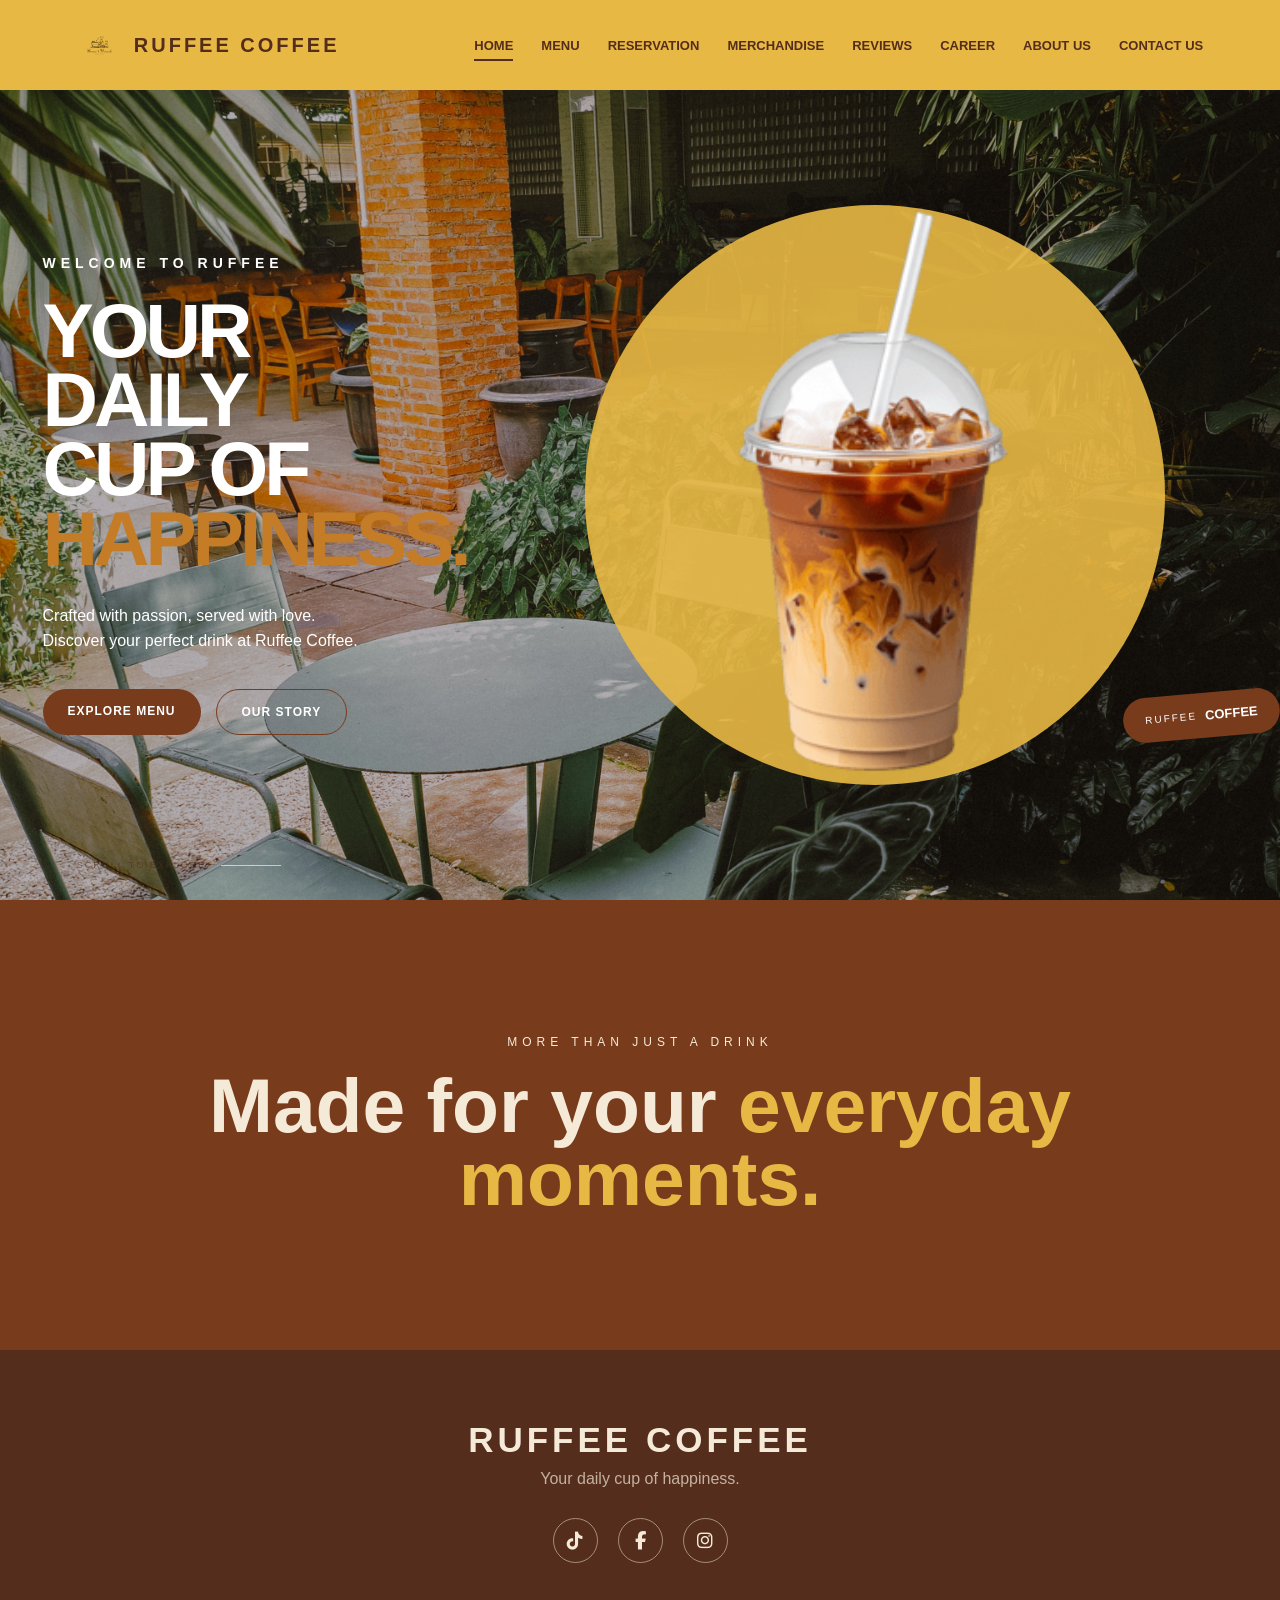
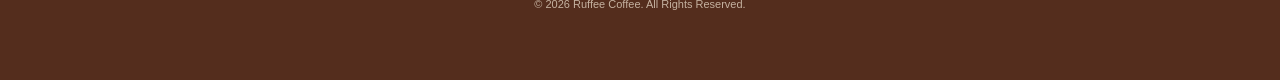
<file: Website ITP/index.html>
<!DOCTYPE html>
<html lang="en">

<head>

    <meta charset="UTF-8">

    <meta name="viewport" content="width=device-width, initial-scale=1.0">

    <title>Ruffee Coffee</title>

    <!-- FONT AWESOME -->
    <link rel="stylesheet"
        href="https://cdnjs.cloudflare.com/ajax/libs/font-awesome/6.5.2/css/all.min.css">

    <!-- CSS -->
    <link rel="stylesheet" href="css/style.css">

</head>


<body>


    <!-- =========================
         NAVIGATION BAR
    ========================== -->

    <header class="navbar">

        <!-- LOGO -->

        <a href="index.html" class="logo">

            <img
                src="images/logo.png"
                alt="Ruffee Coffee Logo"
            >

            <span>RUFFEE COFFEE</span>

        </a>


        <!-- NAVIGATION -->

        <nav class="nav-links">

            <a href="index.html" class="active">
                HOME
            </a>

            <a href="pages/menu.html">
                MENU
            </a>

            <a href="pages/reservation.html">
                RESERVATION
            </a>

            <a href="pages/merchandise.html">
                MERCHANDISE
            </a>

            <a href="pages/reviews.html">
                REVIEWS
            </a>

            <a href="pages/career.html">
                CAREER
            </a>

            <a href="pages/about.html">
                ABOUT US
            </a>

            <a href="pages/contact.html">
                CONTACT US
            </a>

        </nav>


        <!-- MOBILE MENU BUTTON -->

        <button class="menu-toggle">
            ☰
        </button>

    </header>



    <!-- =========================
         HERO SECTION
    ========================== -->

    <main>

        <section
            class="hero"
            style="
                background-image: url('images/cafe.jpg');
                background-size: cover;
                background-position: center;
                background-repeat: no-repeat;
            "
        >


            <!-- DECORATIVE CIRCLE -->

            <div class="hero-circle"></div>



            <!-- LEFT SIDE CONTENT -->

            <div class="hero-content">

                <p class="hero-small-text">
                    WELCOME TO RUFFEE
                </p>


                <h1>

                    YOUR DAILY
                    <br>

                    CUP OF
                    <br>

                    <span>HAPPINESS.</span>

                </h1>


                <p class="hero-description">

                    Crafted with passion,
                    served with love.

                    <br>

                    Discover your perfect drink
                    at Ruffee Coffee.

                </p>


                <!-- BUTTONS -->

                <div class="hero-buttons">

                    <a
                        href="pages/menu.html"
                        class="btn-primary"
                    >
                        EXPLORE MENU
                    </a>


                    <a
                        href="pages/about.html"
                        class="btn-secondary"
                    >
                        OUR STORY
                    </a>

                </div>

            </div>



            <!-- RIGHT SIDE DRINK -->

            <div class="hero-product">


                <!-- DECORATIVE CIRCLE -->

                <div class="product-circle"></div>


                <!-- DRINK IMAGE -->

                <img
                    src="images/hero-drink.png"
                    alt="Ruffee Coffee Drink"
                    class="hero-drink"
                >


                <!-- FLOATING TEXT -->

                <div class="floating-label">

                    <span>RUFFEE</span>

                    <strong>COFFEE</strong>

                </div>

            </div>



            <!-- SCROLL INDICATOR -->

            <div class="scroll-indicator">

                <span>
                    SCROLL TO EXPLORE
                </span>

                <div class="scroll-line"></div>

            </div>


        </section>

    </main>



    <!-- =========================
         INTRO SECTION
    ========================== -->

    <section class="intro">

        <p>
            MORE THAN JUST A DRINK
        </p>

        <h2>

            Made for your
            <span>everyday moments.</span>

        </h2>

    </section>



    <!-- =========================
         FOOTER
    ========================== -->

    <footer class="footer">

        <h2>
            RUFFEE COFFEE
        </h2>

        <p>
            Your daily cup of happiness.
        </p>


        <!-- SOCIAL ICONS -->

        <div class="social-icons">

            <a
                href="#"
                aria-label="TikTok"
            >
                <i class="fa-brands fa-tiktok"></i>
            </a>


            <a
                href="#"
                aria-label="Facebook"
            >
                <i class="fa-brands fa-facebook-f"></i>
            </a>


            <a
                href="#"
                aria-label="Instagram"
            >
                <i class="fa-brands fa-instagram"></i>
            </a>

        </div>


        <p class="copyright">

            © 2026 Ruffee Coffee.
            All Rights Reserved.

        </p>

    </footer>


</body>

</html>
</file>
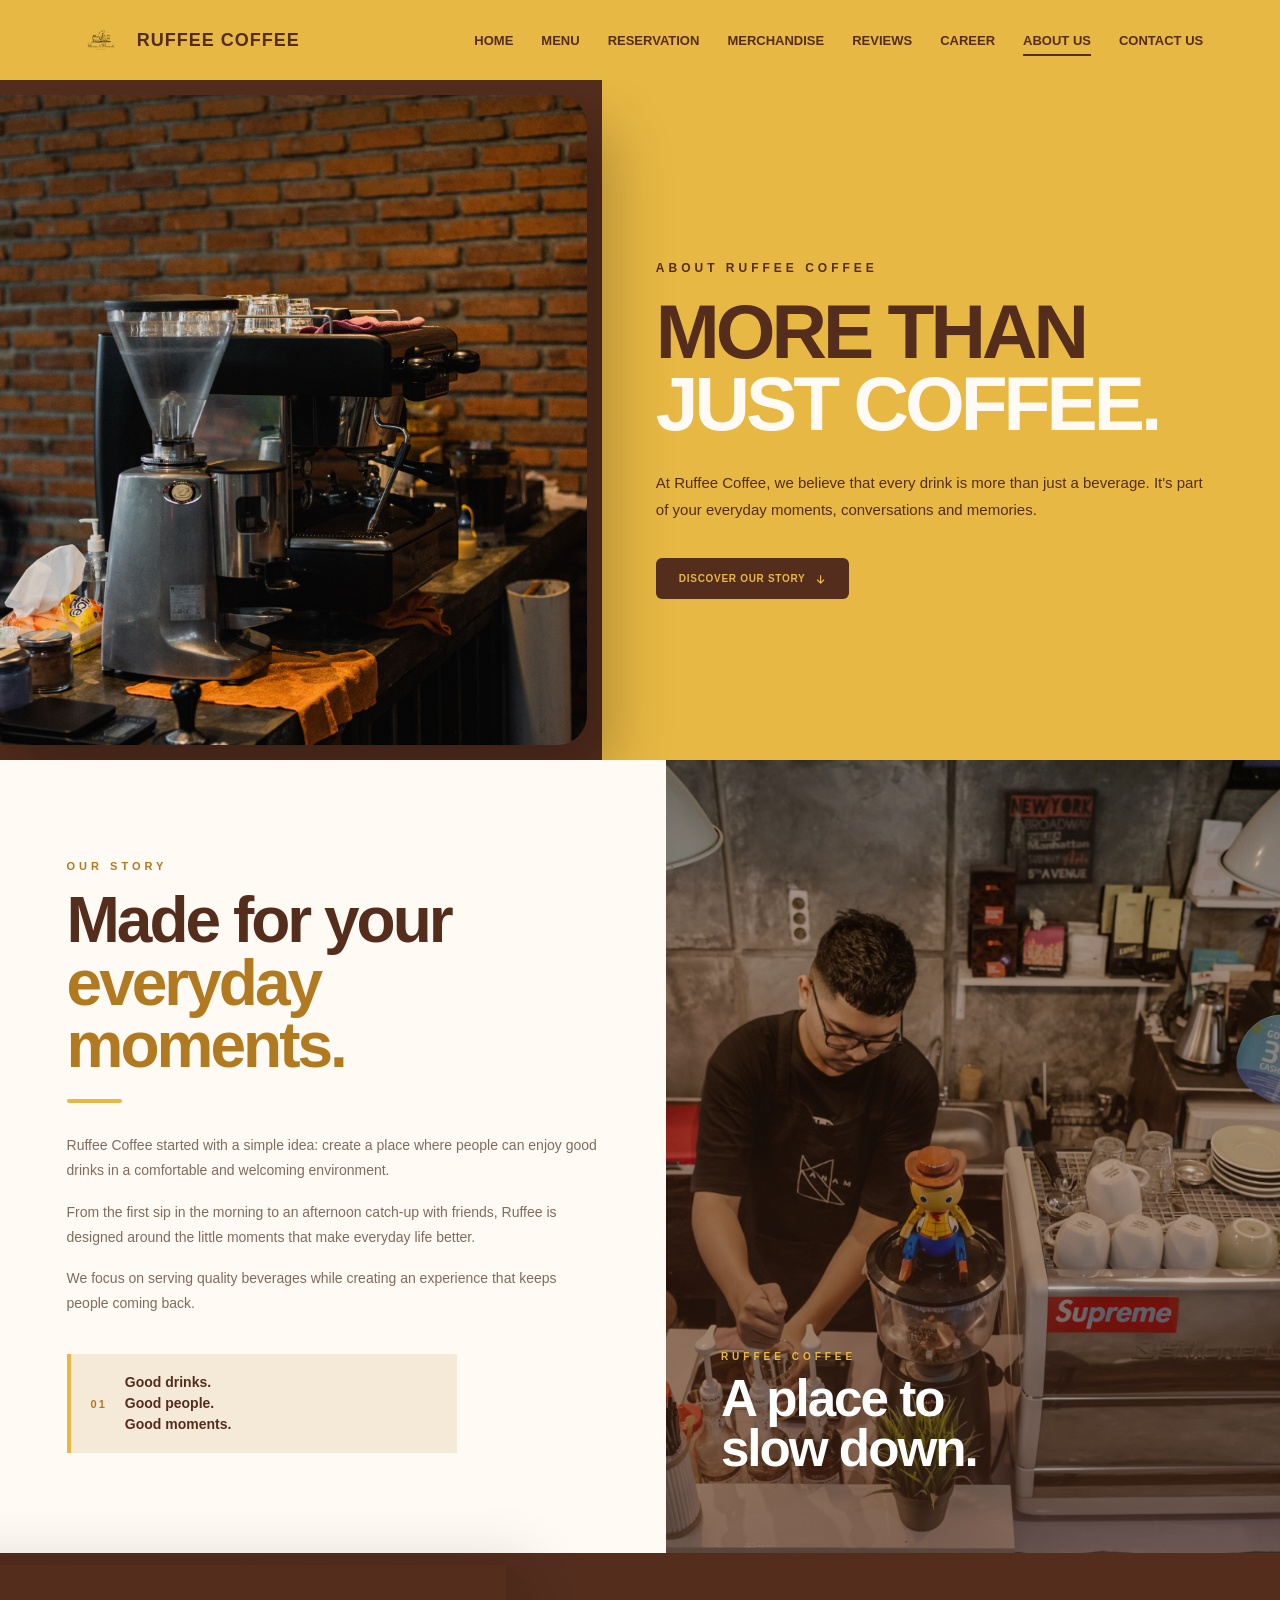
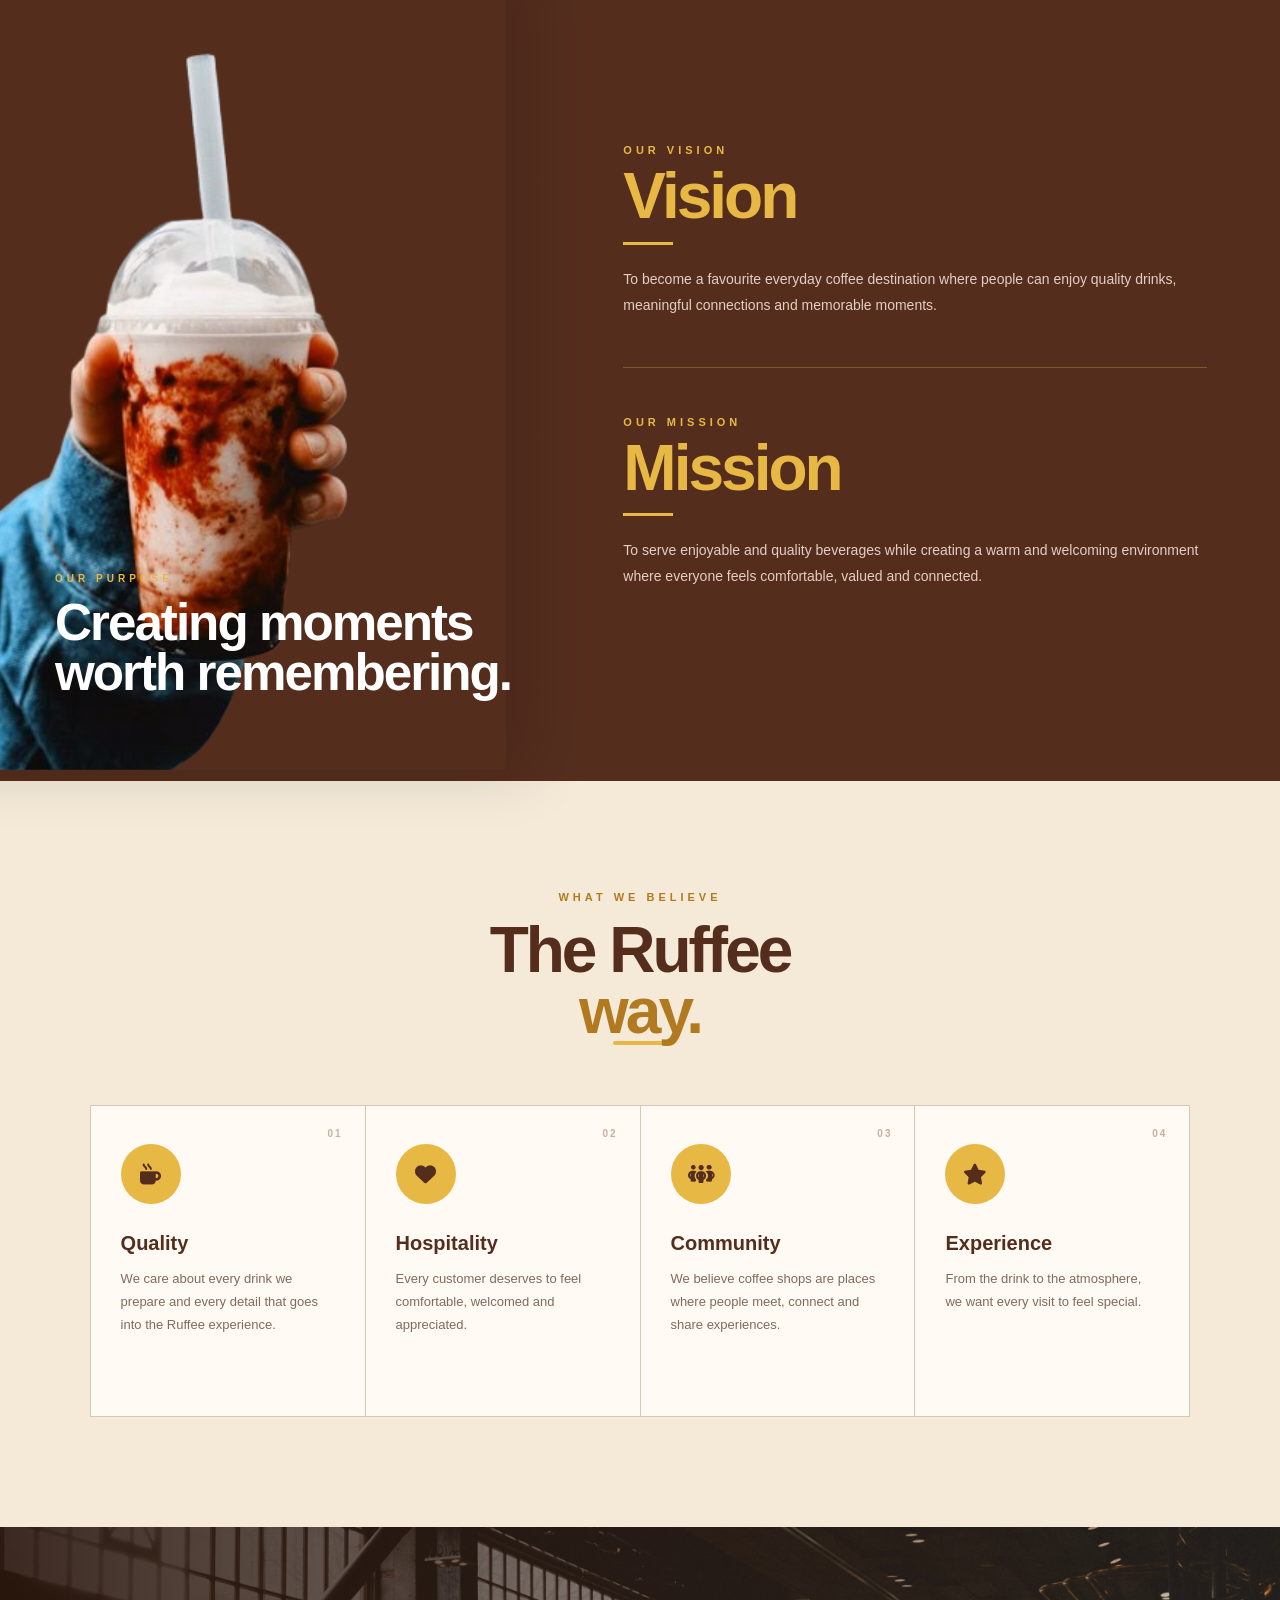
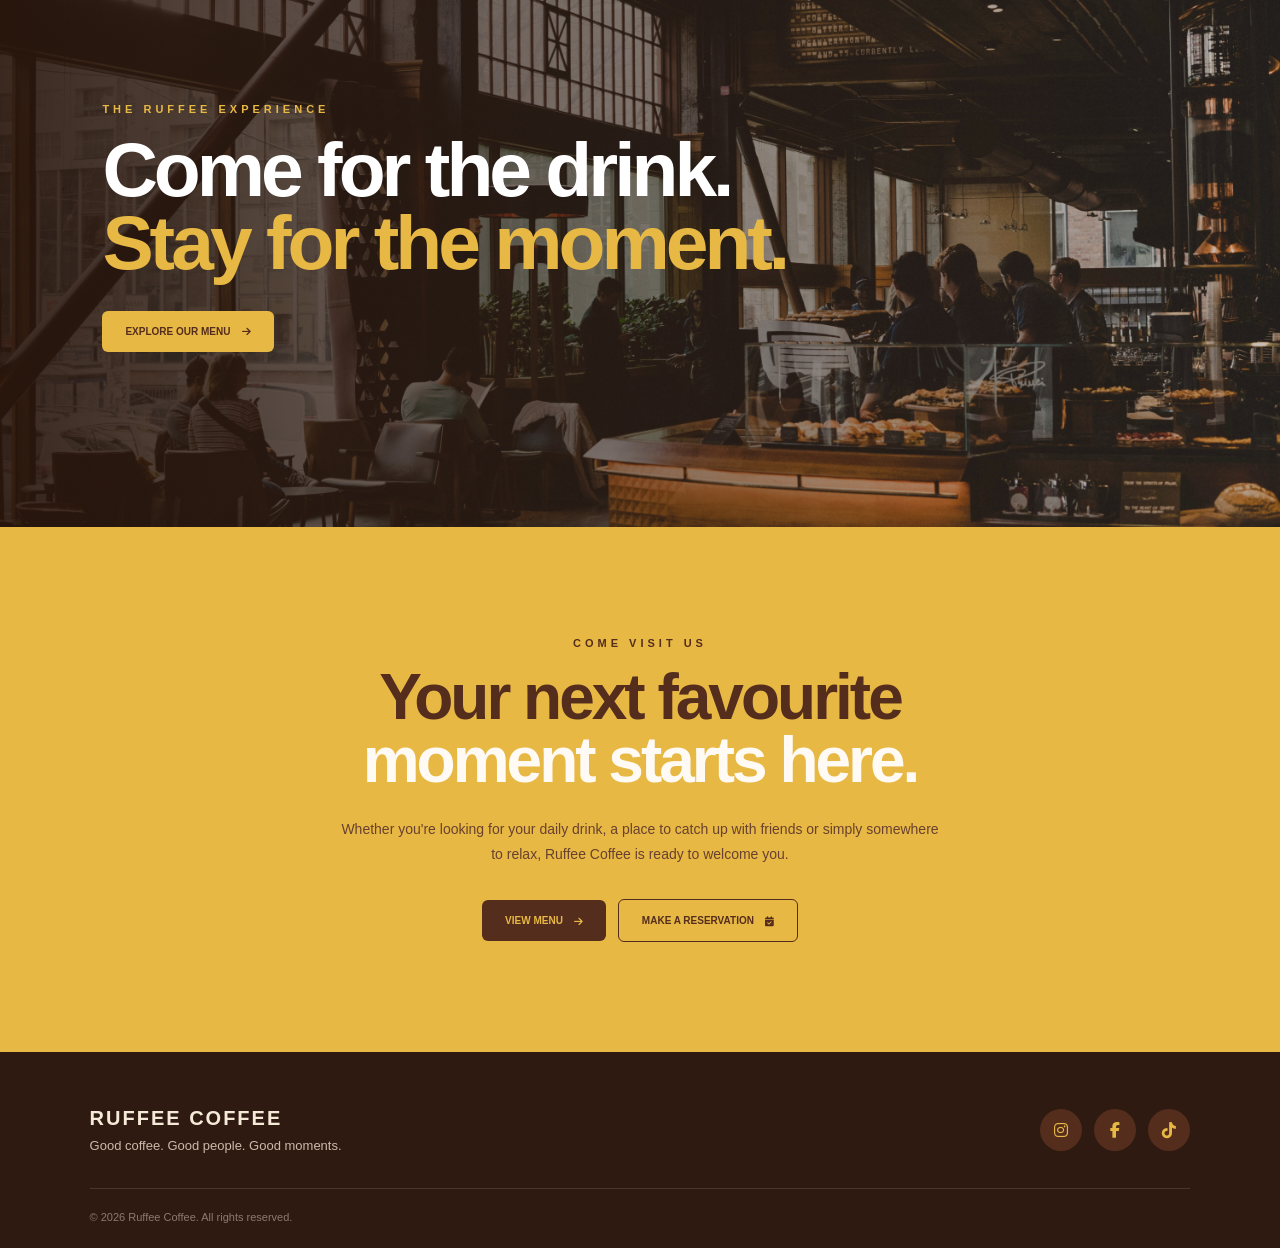
<file: Website ITP/pages/about.html>
<!DOCTYPE html>
<html lang="en">

<head>
    <meta charset="UTF-8">
    <meta name="viewport" content="width=device-width, initial-scale=1.0">

    <title>About Us | Ruffee Coffee</title>

    <!-- FONT AWESOME -->
    <link
        rel="stylesheet"
        href="https://cdnjs.cloudflare.com/ajax/libs/font-awesome/6.5.2/css/all.min.css"
    >

    <!-- ABOUT CSS -->
    <link rel="stylesheet" href="../css/about.css">
</head>


<body>


    <!-- =====================================================
         NAVBAR
    ====================================================== -->

    <nav class="navbar">

        <a href="../index.html" class="logo">

            <img
                src="../images/logo.png"
                alt="Ruffee Coffee Logo"
            >

            <span>RUFFEE COFFEE</span>

        </a>


        <div class="nav-links" id="navLinks">

            <a href="../index.html">
                HOME
            </a>

            <a href="menu.html">
                MENU
            </a>

            <a href="reservation.html">
                RESERVATION
            </a>

            <a href="merchandise.html">
                MERCHANDISE
            </a>

            <a href="reviews.html">
                REVIEWS
            </a>

            <a href="career.html">
                CAREER
            </a>

            <a href="about.html" class="active">
                ABOUT US
            </a>

            <a href="contact.html">
                CONTACT US
            </a>

        </div>


        <button
            class="menu-toggle"
            id="menuToggle"
            type="button"
        >

            <i class="fa-solid fa-bars"></i>

        </button>

    </nav>



    <!-- =====================================================
         HERO
    ====================================================== -->

    <section class="about-hero">


        <!-- LEFT IMAGE -->

        <div class="hero-image">

            <div class="hero-image-circle"></div>

            <img
                src="../images/cafe4.jpg"
                alt="Ruffee Coffee Drink"
            >

        </div>


        <!-- RIGHT CONTENT -->

        <div class="hero-content">

            <p class="hero-label">
                ABOUT RUFFEE COFFEE
            </p>


            <h1>
                MORE THAN
                <br>
                <span>JUST COFFEE.</span>
            </h1>


            <p class="hero-description">

                At Ruffee Coffee, we believe that every drink
                is more than just a beverage. It's part of your
                everyday moments, conversations and memories.

            </p>


            <a
                href="#story"
                class="hero-btn"
            >

                DISCOVER OUR STORY

                <i class="fa-solid fa-arrow-down"></i>

            </a>

        </div>

    </section>



    <!-- =====================================================
         OUR STORY
    ====================================================== -->

    <section
        class="story-section"
        id="story"
    >


        <!-- TEXT -->

        <div class="story-content">

            <p class="section-label">
                OUR STORY
            </p>


            <h2>
                Made for your
                <br>
                <span>everyday moments.</span>
            </h2>


            <div class="gold-line"></div>


            <p class="story-text">

                Ruffee Coffee started with a simple idea:
                create a place where people can enjoy
                good drinks in a comfortable and welcoming
                environment.

            </p>


            <p class="story-text">

                From the first sip in the morning to an
                afternoon catch-up with friends, Ruffee
                is designed around the little moments that
                make everyday life better.

            </p>


            <p class="story-text">

                We focus on serving quality beverages while
                creating an experience that keeps people
                coming back.

            </p>


            <div class="story-highlight">

                <span class="highlight-number">
                    01
                </span>

                <p>
                    Good drinks.
                    <br>
                    Good people.
                    <br>
                    Good moments.
                </p>

            </div>

        </div>


        <!-- IMAGE -->

        <div class="story-image">

            <img
                src="../images/cafe5.jpg"
                alt="Ruffee Coffee Cafe"
            >

            <div class="story-image-text">

                <span>
                    RUFFEE COFFEE
                </span>

                <h3>
                    A place to
                    <br>
                    slow down.
                </h3>

            </div>

        </div>

    </section>



    <!-- =====================================================
         VISION & MISSION
    ====================================================== -->

    <section class="vision-section">


        <!-- IMAGE -->

        <div class="vision-image">

            <img
                src="../images/cawan2.png"
                alt="Ruffee Coffee Experience"
            >

            <div class="vision-image-overlay"></div>


            <div class="vision-image-caption">

                <span>
                    OUR PURPOSE
                </span>

                <h3>
                    Creating moments
                    <br>
                    worth remembering.
                </h3>

            </div>

        </div>


        <!-- CONTENT -->

        <div class="vision-content">


            <!-- VISION -->

            <div class="vision-block">

                <p class="vision-small">
                    OUR VISION
                </p>


                <h2>
                    Vision
                </h2>


                <div class="vision-line"></div>


                <p>

                    To become a favourite everyday coffee
                    destination where people can enjoy
                    quality drinks, meaningful connections
                    and memorable moments.

                </p>

            </div>


            <!-- MISSION -->

            <div class="vision-block">

                <p class="vision-small">
                    OUR MISSION
                </p>


                <h2>
                    Mission
                </h2>


                <div class="vision-line"></div>


                <p>

                    To serve enjoyable and quality beverages
                    while creating a warm and welcoming
                    environment where everyone feels
                    comfortable, valued and connected.

                </p>

            </div>


        </div>

    </section>



    <!-- =====================================================
         OUR VALUES
    ====================================================== -->

    <section class="values-section">


        <div class="values-header">

            <p class="section-label">
                WHAT WE BELIEVE
            </p>


            <h2>
                The Ruffee
                <br>
                <span>way.</span>
            </h2>


            <div class="gold-line center"></div>

        </div>


        <div class="values-grid">


            <!-- VALUE 1 -->

            <div class="value-card">

                <span class="value-number">
                    01
                </span>


                <div class="value-icon">

                    <i class="fa-solid fa-mug-hot"></i>

                </div>


                <h3>
                    Quality
                </h3>


                <p>

                    We care about every drink we prepare
                    and every detail that goes into the
                    Ruffee experience.

                </p>

            </div>



            <!-- VALUE 2 -->

            <div class="value-card">

                <span class="value-number">
                    02
                </span>


                <div class="value-icon">

                    <i class="fa-solid fa-heart"></i>

                </div>


                <h3>
                    Hospitality
                </h3>


                <p>

                    Every customer deserves to feel
                    comfortable, welcomed and appreciated.

                </p>

            </div>



            <!-- VALUE 3 -->

            <div class="value-card">

                <span class="value-number">
                    03
                </span>


                <div class="value-icon">

                    <i class="fa-solid fa-people-group"></i>

                </div>


                <h3>
                    Community
                </h3>


                <p>

                    We believe coffee shops are places
                    where people meet, connect and share
                    experiences.

                </p>

            </div>



            <!-- VALUE 4 -->

            <div class="value-card">

                <span class="value-number">
                    04
                </span>


                <div class="value-icon">

                    <i class="fa-solid fa-star"></i>

                </div>


                <h3>
                    Experience
                </h3>


                <p>

                    From the drink to the atmosphere,
                    we want every visit to feel special.

                </p>

            </div>

        </div>

    </section>



    <!-- =====================================================
         EXPERIENCE BANNER
    ====================================================== -->

    <section class="experience-section">


        <div class="experience-overlay"></div>


        <div class="experience-content">

            <p>
                THE RUFFEE EXPERIENCE
            </p>


            <h2>

                Come for the drink.
                <br>

                <span>
                    Stay for the moment.
                </span>

            </h2>


            <a
                href="menu.html"
                class="experience-btn"
            >

                EXPLORE OUR MENU

                <i class="fa-solid fa-arrow-right"></i>

            </a>

        </div>

    </section>



    <!-- =====================================================
         FINAL CTA
    ====================================================== -->

    <section class="about-cta">


        <div class="cta-content">

            <p>
                COME VISIT US
            </p>


            <h2>

                Your next favourite
                <br>

                <span>
                    moment starts here.
                </span>

            </h2>


            <p class="cta-description">

                Whether you're looking for your daily drink,
                a place to catch up with friends or simply
                somewhere to relax, Ruffee Coffee is ready
                to welcome you.

            </p>


            <div class="cta-buttons">


                <a
                    href="menu.html"
                    class="cta-btn primary"
                >

                    VIEW MENU

                    <i class="fa-solid fa-arrow-right"></i>

                </a>


                <a
                    href="reservation.html"
                    class="cta-btn secondary"
                >

                    MAKE A RESERVATION

                    <i class="fa-solid fa-calendar-check"></i>

                </a>


            </div>

        </div>

    </section>



    <!-- =====================================================
         FOOTER
    ====================================================== -->

    <footer class="footer">


        <div class="footer-content">


            <div class="footer-brand">

                <h3>
                    RUFFEE COFFEE
                </h3>


                <p>
                    Good coffee. Good people. Good moments.
                </p>

            </div>


            <div class="social-icons">


                <a href="#">
                    <i class="fa-brands fa-instagram"></i>
                </a>


                <a href="#">
                    <i class="fa-brands fa-facebook-f"></i>
                </a>


                <a href="#">
                    <i class="fa-brands fa-tiktok"></i>
                </a>


            </div>

        </div>


        <div class="footer-bottom">

            <p>
                © 2026 Ruffee Coffee. All rights reserved.
            </p>

        </div>

    </footer>



    <!-- =====================================================
         JAVASCRIPT
    ====================================================== -->

    <script>

        const menuToggle =
            document.getElementById("menuToggle");

        const navLinks =
            document.getElementById("navLinks");


        menuToggle.addEventListener("click", () => {

            navLinks.classList.toggle("active");

        });


        document
            .querySelectorAll(".nav-links a")
            .forEach(link => {

                link.addEventListener("click", () => {

                    navLinks.classList.remove("active");

                });

            });

    </script>


</body>
</html>
</file>
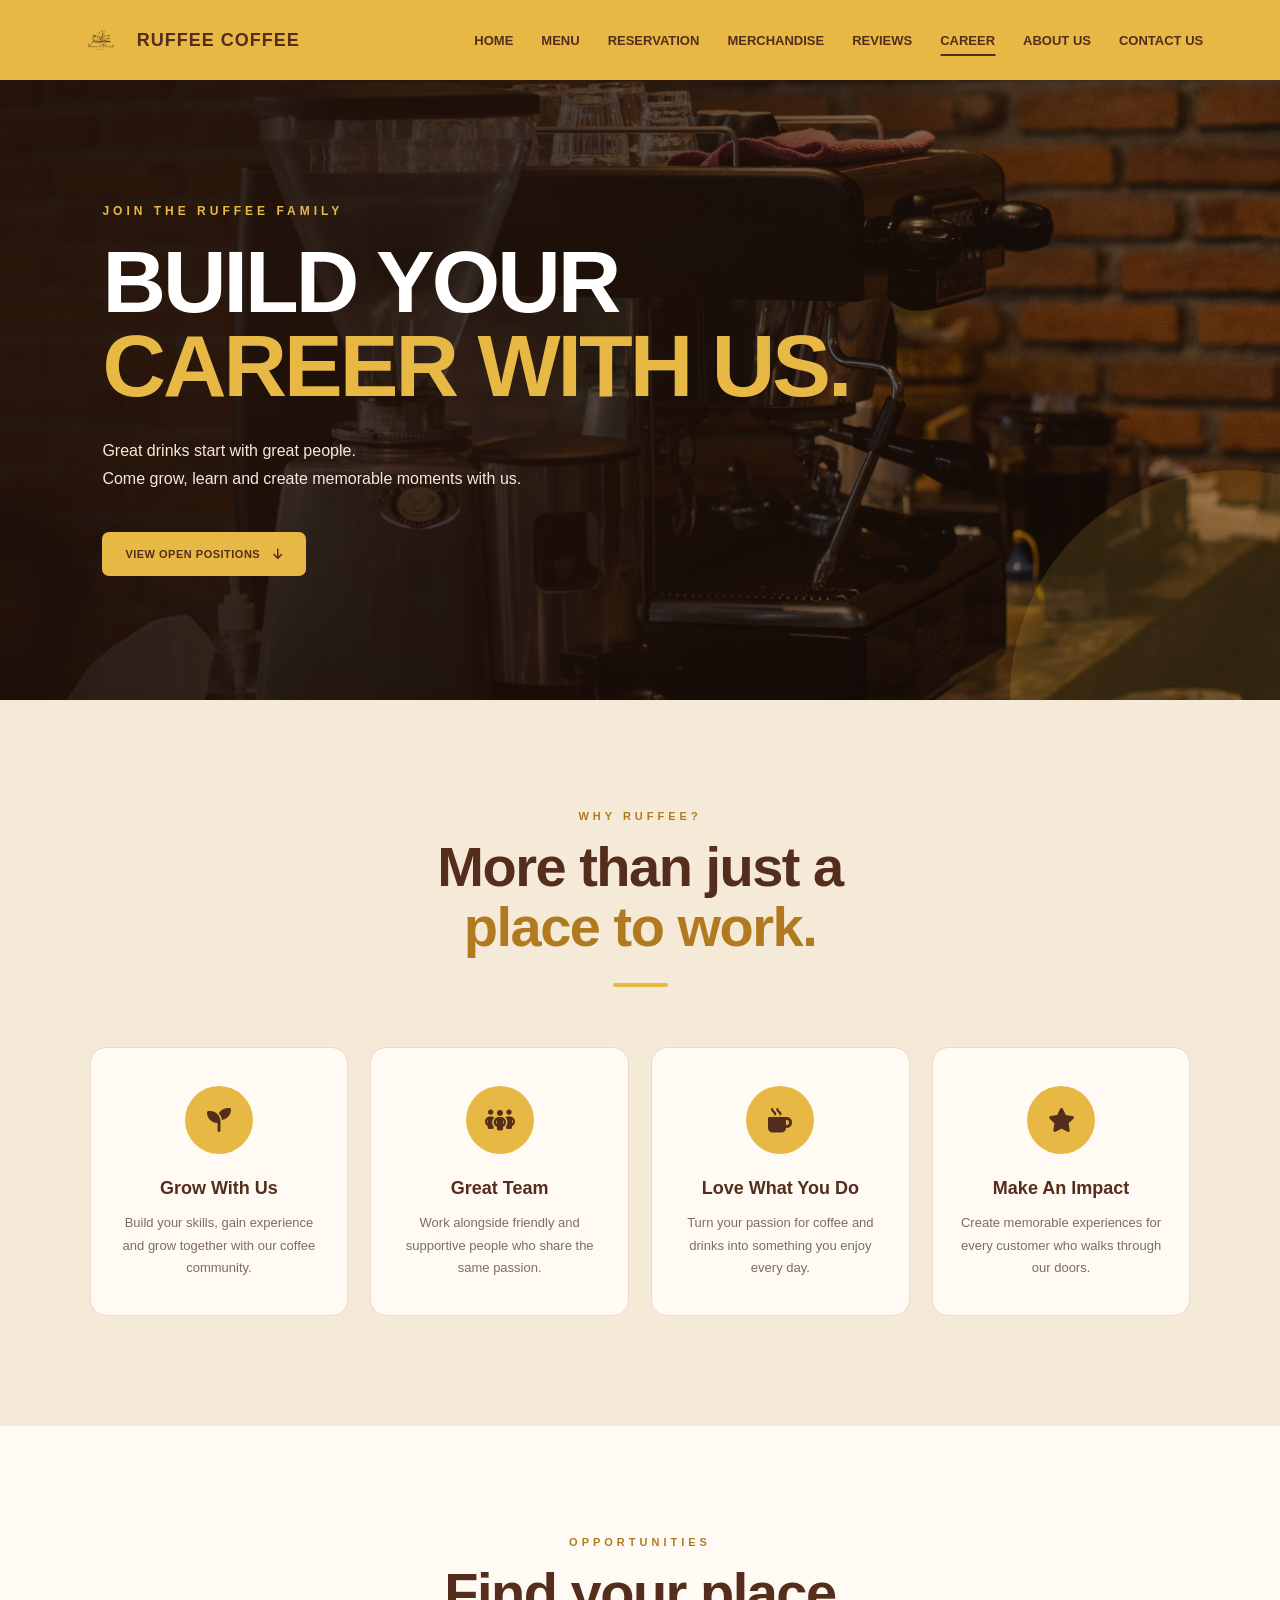
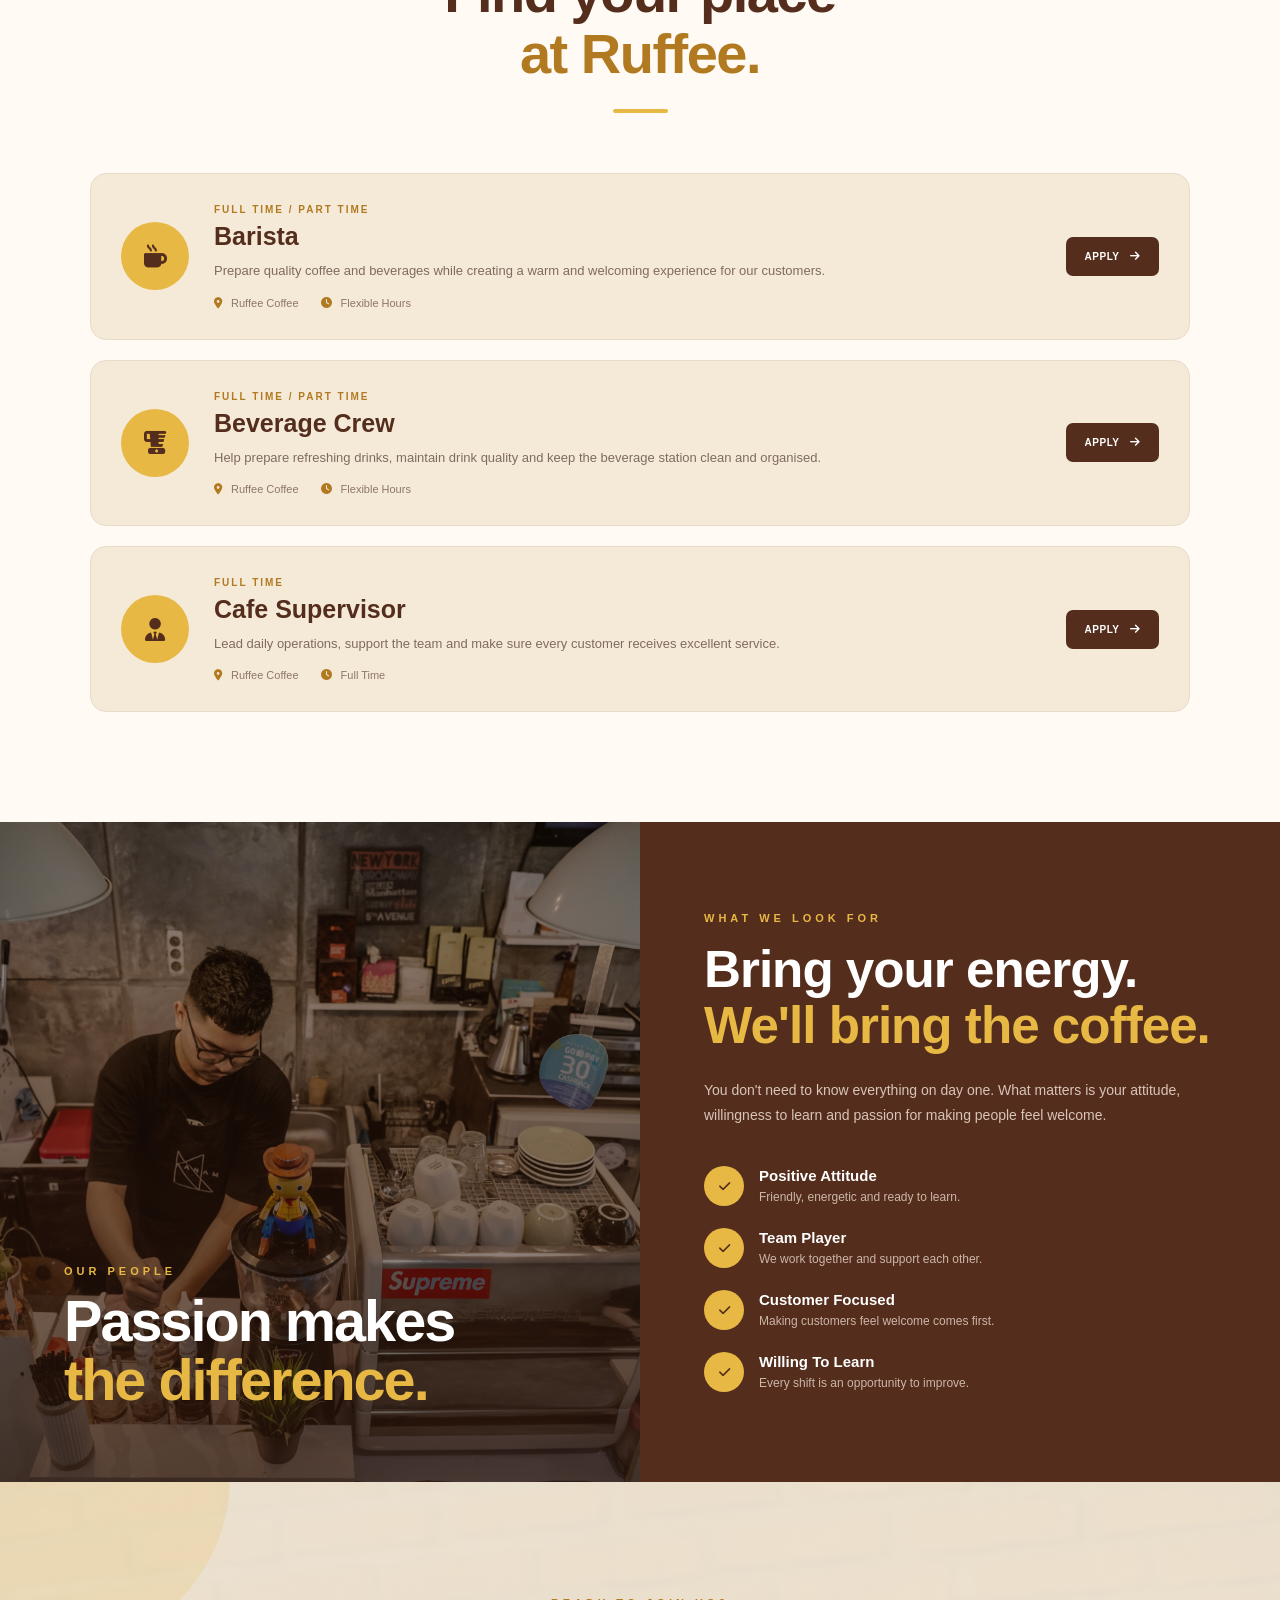
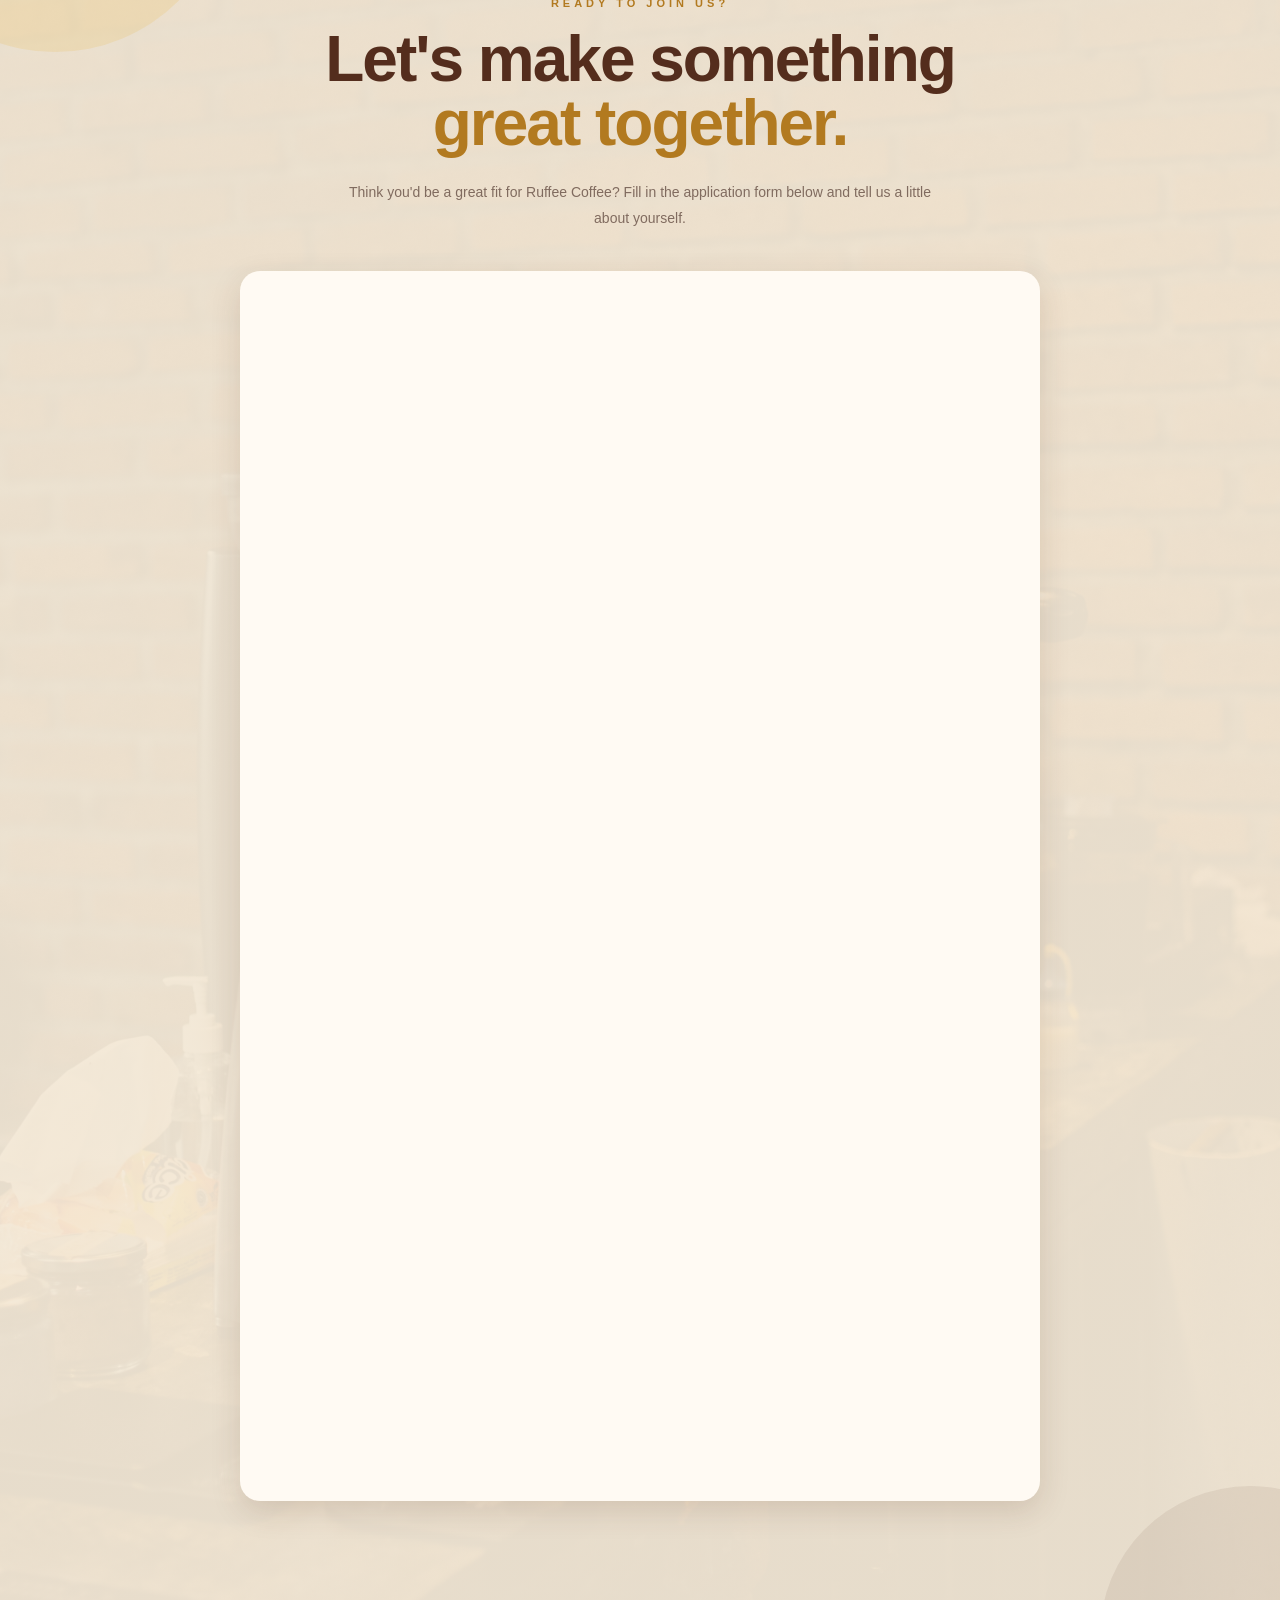
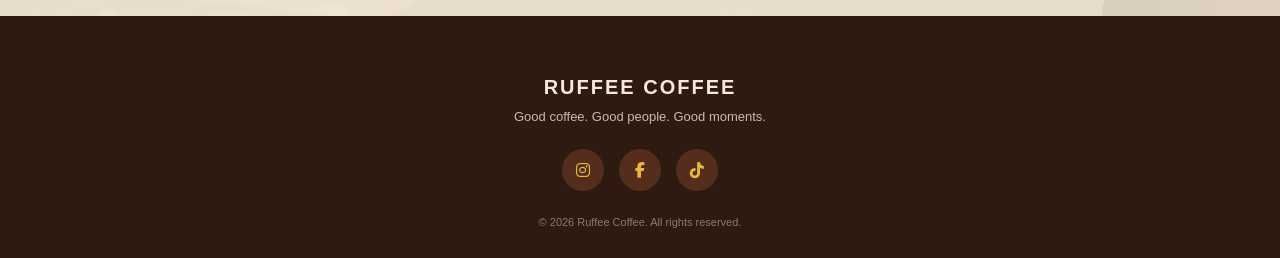
<file: Website ITP/pages/career.html>
<!DOCTYPE html>
<html lang="en">
<head>
    <meta charset="UTF-8">
    <meta name="viewport" content="width=device-width, initial-scale=1.0">

    <title>Career | Ruffee Coffee</title>

    <!-- Font Awesome -->
    <link
        rel="stylesheet"
        href="https://cdnjs.cloudflare.com/ajax/libs/font-awesome/6.5.2/css/all.min.css"
    >

    <!-- Career CSS -->
    <link rel="stylesheet" href="../css/career.css">
</head>

<body>

    <!-- =========================================
         NAVBAR
    ========================================== -->

    <nav class="navbar">

        <a href="../index.html" class="logo">
            <img src="../images/logo.png" alt="Ruffee Coffee Logo">
            <span>RUFFEE COFFEE</span>
        </a>

        <div class="nav-links" id="navLinks">
            <a href="../index.html">HOME</a>
            <a href="menu.html">MENU</a>
            <a href="reservation.html">RESERVATION</a>
            <a href="merchandise.html">MERCHANDISE</a>
            <a href="reviews.html">REVIEWS</a>
            <a href="career.html" class="active">CAREER</a>
            <a href="about.html">ABOUT US</a>
            <a href="contact.html">CONTACT US</a>
        </div>

        <button class="menu-toggle" id="menuToggle">
            <i class="fa-solid fa-bars"></i>
        </button>

    </nav>


    <!-- =========================================
         HERO
    ========================================== -->

    <section class="career-hero">

        <div class="hero-overlay"></div>

        <div class="career-hero-content">

            <p class="hero-small">
                JOIN THE RUFFEE FAMILY
            </p>

            <h1>
                BUILD YOUR<br>
                <span>CAREER WITH US.</span>
            </h1>

            <p class="hero-description">
                Great drinks start with great people.<br>
                Come grow, learn and create memorable moments with us.
            </p>

            <a href="#positions" class="hero-btn">
                VIEW OPEN POSITIONS
                <i class="fa-solid fa-arrow-down"></i>
            </a>

        </div>

    </section>


    <!-- =========================================
         WHY JOIN US
    ========================================== -->

    <section class="why-section">

        <div class="section-header">

            <p>WHY RUFFEE?</p>

            <h2>
                More than just a<br>
                <span>place to work.</span>
            </h2>

            <div class="header-line"></div>

        </div>


        <div class="benefits-grid">

            <div class="benefit-card">

                <div class="benefit-icon">
                    <i class="fa-solid fa-seedling"></i>
                </div>

                <h3>Grow With Us</h3>

                <p>
                    Build your skills, gain experience and grow
                    together with our coffee community.
                </p>

            </div>


            <div class="benefit-card">

                <div class="benefit-icon">
                    <i class="fa-solid fa-people-group"></i>
                </div>

                <h3>Great Team</h3>

                <p>
                    Work alongside friendly and supportive people
                    who share the same passion.
                </p>

            </div>


            <div class="benefit-card">

                <div class="benefit-icon">
                    <i class="fa-solid fa-mug-hot"></i>
                </div>

                <h3>Love What You Do</h3>

                <p>
                    Turn your passion for coffee and drinks into
                    something you enjoy every day.
                </p>

            </div>


            <div class="benefit-card">

                <div class="benefit-icon">
                    <i class="fa-solid fa-star"></i>
                </div>

                <h3>Make An Impact</h3>

                <p>
                    Create memorable experiences for every customer
                    who walks through our doors.
                </p>

            </div>

        </div>

    </section>


    <!-- =========================================
         OPEN POSITIONS
    ========================================== -->

    <section class="positions-section" id="positions">

        <div class="section-header">

            <p>OPPORTUNITIES</p>

            <h2>
                Find your place<br>
                <span>at Ruffee.</span>
            </h2>

            <div class="header-line"></div>

        </div>


        <div class="positions-container">


            <!-- BARISTA -->

            <div class="job-card">

                <div class="job-icon">
                    <i class="fa-solid fa-mug-hot"></i>
                </div>

                <div class="job-info">

                    <span class="job-type">
                        FULL TIME / PART TIME
                    </span>

                    <h3>Barista</h3>

                    <p>
                        Prepare quality coffee and beverages while
                        creating a warm and welcoming experience
                        for our customers.
                    </p>

                    <div class="job-details">

                        <span>
                            <i class="fa-solid fa-location-dot"></i>
                            Ruffee Coffee
                        </span>

                        <span>
                            <i class="fa-solid fa-clock"></i>
                            Flexible Hours
                        </span>

                    </div>

                </div>

                <a href="#apply" class="apply-btn">
                    APPLY
                    <i class="fa-solid fa-arrow-right"></i>
                </a>

            </div>


            <!-- BEVERAGE CREW -->

            <div class="job-card">

                <div class="job-icon">
                    <i class="fa-solid fa-blender"></i>
                </div>

                <div class="job-info">

                    <span class="job-type">
                        FULL TIME / PART TIME
                    </span>

                    <h3>Beverage Crew</h3>

                    <p>
                        Help prepare refreshing drinks, maintain
                        drink quality and keep the beverage station
                        clean and organised.
                    </p>

                    <div class="job-details">

                        <span>
                            <i class="fa-solid fa-location-dot"></i>
                            Ruffee Coffee
                        </span>

                        <span>
                            <i class="fa-solid fa-clock"></i>
                            Flexible Hours
                        </span>

                    </div>

                </div>

                <a href="#apply" class="apply-btn">
                    APPLY
                    <i class="fa-solid fa-arrow-right"></i>
                </a>

            </div>


            <!-- SUPERVISOR -->

            <div class="job-card">

                <div class="job-icon">
                    <i class="fa-solid fa-user-tie"></i>
                </div>

                <div class="job-info">

                    <span class="job-type">
                        FULL TIME
                    </span>

                    <h3>Cafe Supervisor</h3>

                    <p>
                        Lead daily operations, support the team and
                        make sure every customer receives excellent
                        service.
                    </p>

                    <div class="job-details">

                        <span>
                            <i class="fa-solid fa-location-dot"></i>
                            Ruffee Coffee
                        </span>

                        <span>
                            <i class="fa-solid fa-clock"></i>
                            Full Time
                        </span>

                    </div>

                </div>

                <a href="#apply" class="apply-btn">
                    APPLY
                    <i class="fa-solid fa-arrow-right"></i>
                </a>

            </div>

        </div>

    </section>


    <!-- =========================================
         WHAT WE LOOK FOR
    ========================================== -->

    <section class="qualities-section">

        <div class="qualities-image">

            <div class="image-overlay"></div>

            <div class="image-text">

                <p>OUR PEOPLE</p>

                <h2>
                    Passion makes<br>
                    <span>the difference.</span>
                </h2>

            </div>

        </div>


        <div class="qualities-content">

            <p class="content-small">
                WHAT WE LOOK FOR
            </p>

            <h2>
                Bring your energy.<br>
                <span>We'll bring the coffee.</span>
            </h2>

            <p class="qualities-description">
                You don't need to know everything on day one.
                What matters is your attitude, willingness to learn
                and passion for making people feel welcome.
            </p>


            <div class="quality-list">

                <div class="quality-item">
                    <div class="check-icon">
                        <i class="fa-solid fa-check"></i>
                    </div>

                    <div>
                        <h4>Positive Attitude</h4>
                        <p>Friendly, energetic and ready to learn.</p>
                    </div>
                </div>


                <div class="quality-item">
                    <div class="check-icon">
                        <i class="fa-solid fa-check"></i>
                    </div>

                    <div>
                        <h4>Team Player</h4>
                        <p>We work together and support each other.</p>
                    </div>
                </div>


                <div class="quality-item">
                    <div class="check-icon">
                        <i class="fa-solid fa-check"></i>
                    </div>

                    <div>
                        <h4>Customer Focused</h4>
                        <p>Making customers feel welcome comes first.</p>
                    </div>
                </div>


                <div class="quality-item">
                    <div class="check-icon">
                        <i class="fa-solid fa-check"></i>
                    </div>

                    <div>
                        <h4>Willing To Learn</h4>
                        <p>Every shift is an opportunity to improve.</p>
                    </div>
                </div>

            </div>

        </div>

    </section>


    <!-- =========================================
         APPLICATION CTA
    ========================================== -->

<section class="apply-section" id="apply">

    <div class="apply-content">

        <p>
            READY TO JOIN US?
        </p>

        <h2>
            Let's make something<br>
            <span>great together.</span>
        </h2>

        <p class="apply-description">
            Think you'd be a great fit for Ruffee Coffee?
            Fill in the application form below and tell us a little about yourself.
        </p>

        <!-- GOOGLE FORM -->
        <div class="google-form-container">

            <iframe
                src="https://docs.google.com/forms/d/e/1FAIpQLSfjxakWWEBThEDxPdn-EQEtOnlFouGu40co5mVYJG_w-T507g/viewform?embedded=true"
                width="100%"
                height="1200"
                frameborder="0"
                marginheight="0"
                marginwidth="0">
                Loading…
            </iframe>

        </div>

    </div>

</section>


    <!-- =========================================
         FOOTER
    ========================================== -->

    <footer class="footer">

        <h3>RUFFEE COFFEE</h3>

        <p>
            Good coffee. Good people. Good moments.
        </p>

        <div class="social-icons">

            <a href="#">
                <i class="fa-brands fa-instagram"></i>
            </a>

            <a href="#">
                <i class="fa-brands fa-facebook-f"></i>
            </a>

            <a href="#">
                <i class="fa-brands fa-tiktok"></i>
            </a>

        </div>

        <p class="copyright">
            © 2026 Ruffee Coffee. All rights reserved.
        </p>

    </footer>


    <!-- =========================================
         JAVASCRIPT
    ========================================== -->

    <script>

        const menuToggle = document.getElementById("menuToggle");
        const navLinks = document.getElementById("navLinks");

        menuToggle.addEventListener("click", () => {
            navLinks.classList.toggle("active");
        });


        document.querySelectorAll(".nav-links a").forEach(link => {

            link.addEventListener("click", () => {
                navLinks.classList.remove("active");
            });

        });

    </script>

</body>
</html>
</file>
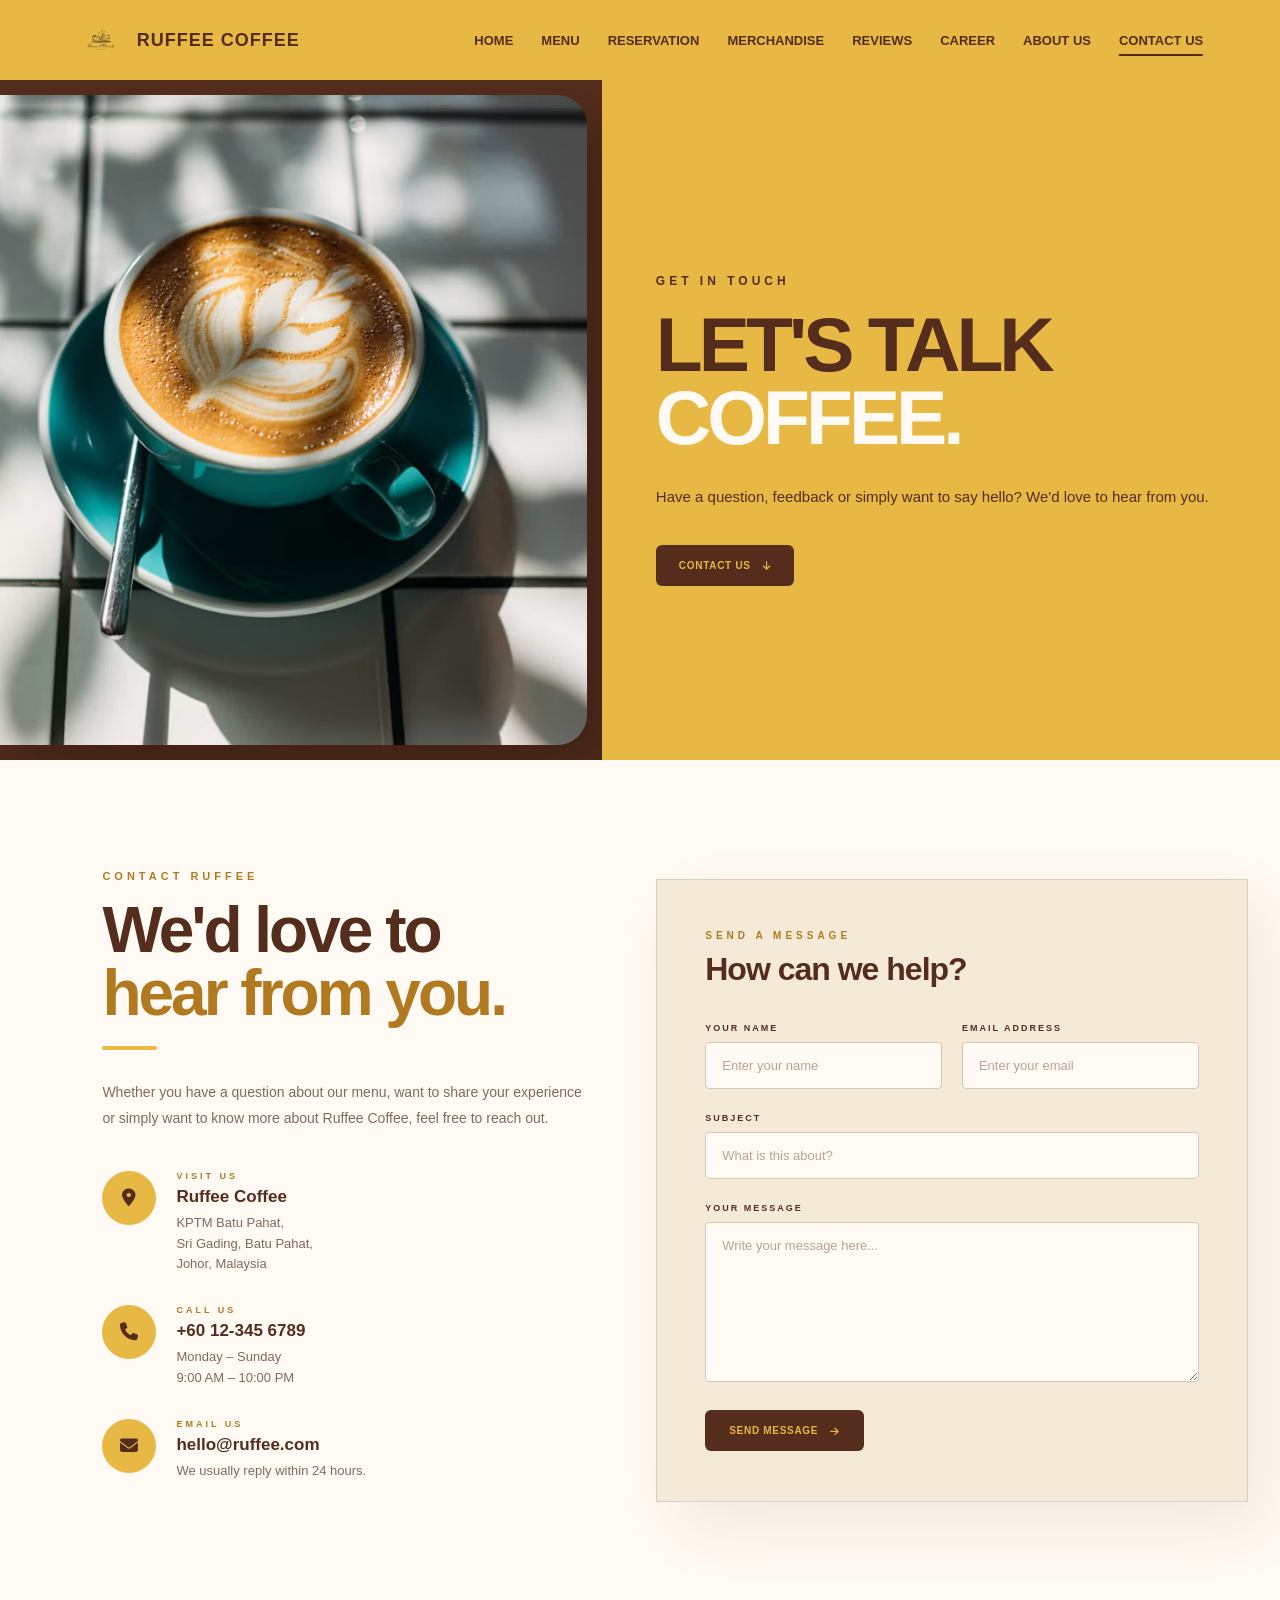
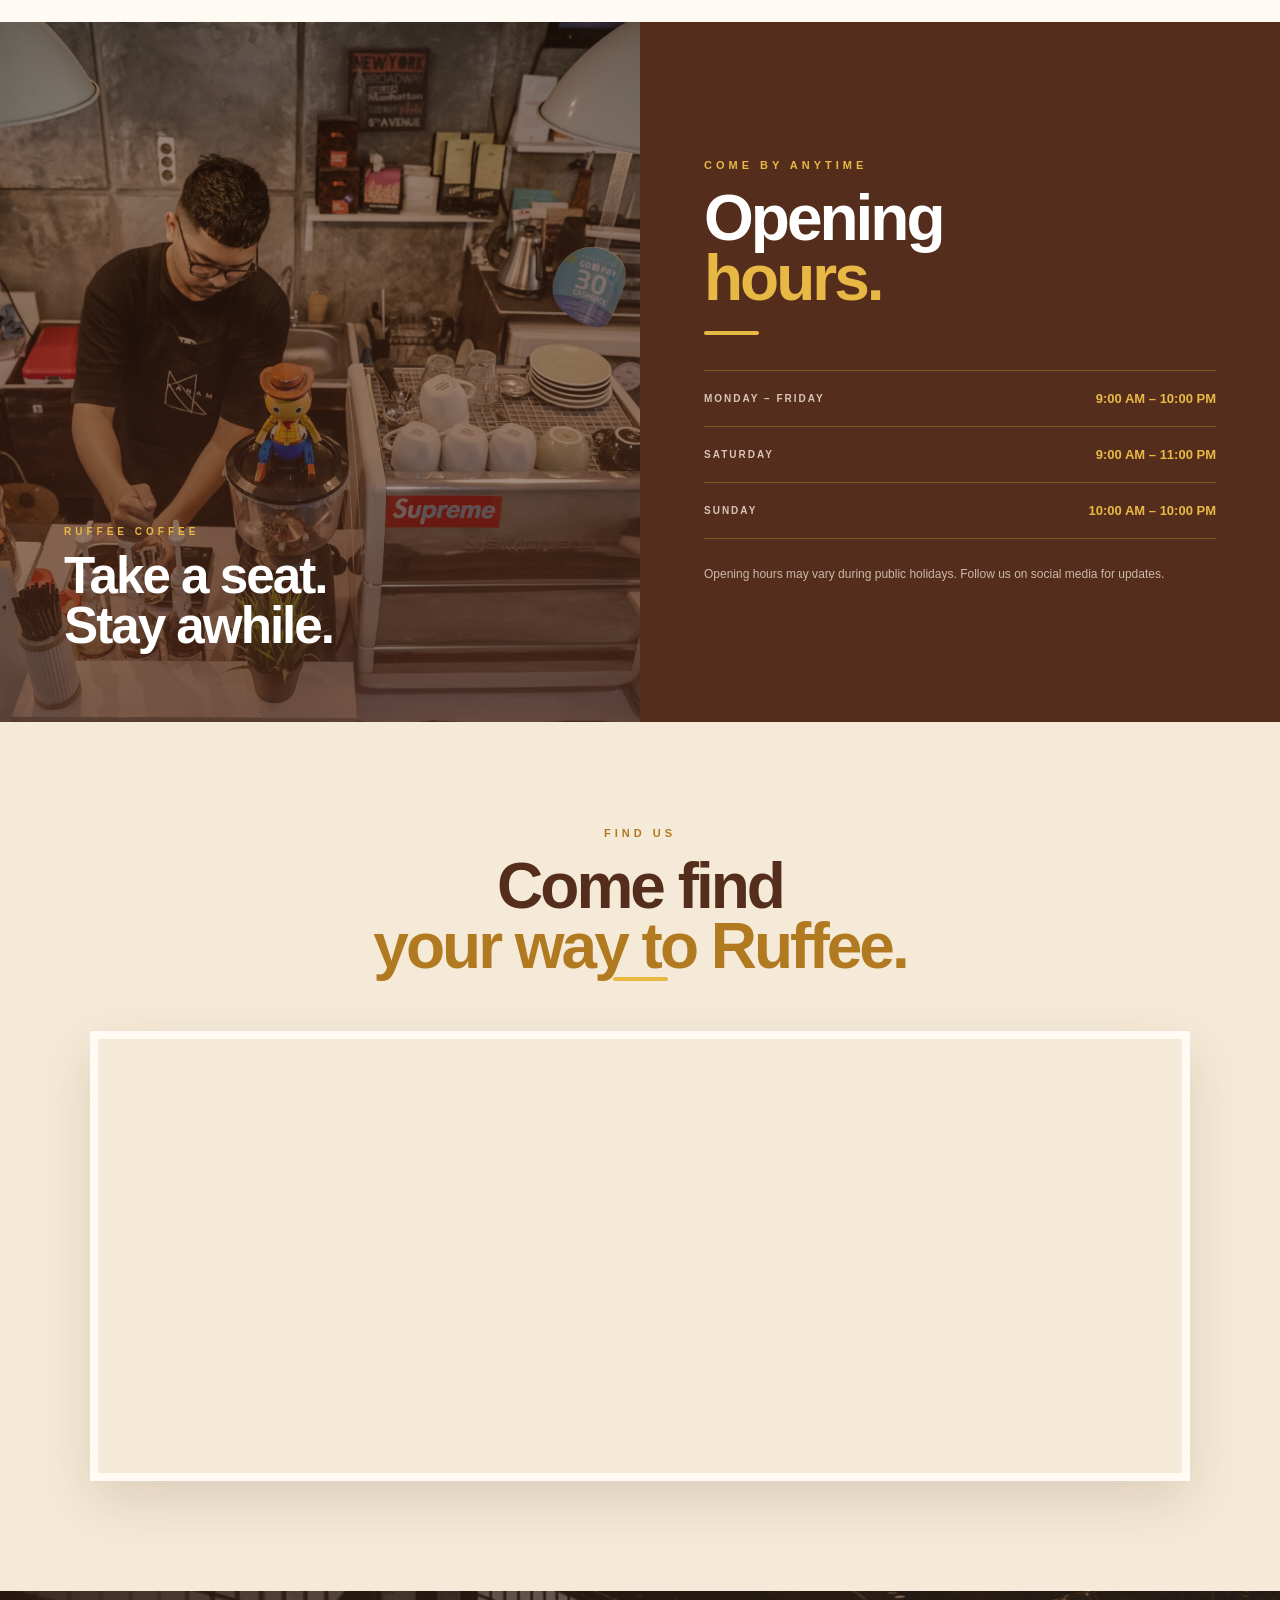
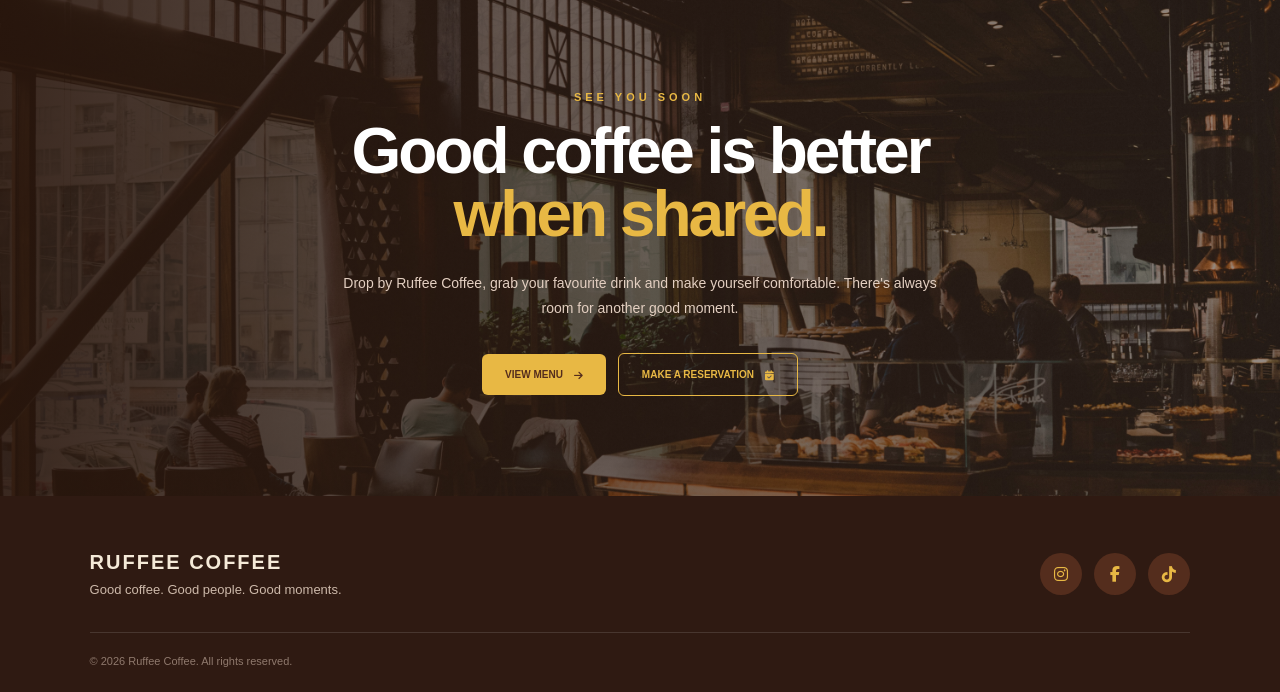
<file: Website ITP/pages/contact.html>
<!DOCTYPE html>
<html lang="en">

<head>

    <meta charset="UTF-8">

    <meta
        name="viewport"
        content="width=device-width, initial-scale=1.0"
    >

    <title>Contact Us | Ruffee Coffee</title>


    <!-- =====================================================
         FONT AWESOME
    ====================================================== -->

    <link
        rel="stylesheet"
        href="https://cdnjs.cloudflare.com/ajax/libs/font-awesome/6.5.2/css/all.min.css"
    >


    <!-- =====================================================
         CONTACT CSS
    ====================================================== -->

    <link
        rel="stylesheet"
        href="../css/contact.css"
    >

</head>


<body>


    <!-- =====================================================
         NAVBAR
    ====================================================== -->

    <nav class="navbar">

        <a
            href="../index.html"
            class="logo"
        >

            <img
                src="../images/logo.png"
                alt="Ruffee Coffee Logo"
            >

            <span>
                RUFFEE COFFEE
            </span>

        </a>


        <div
            class="nav-links"
            id="navLinks"
        >

            <a href="../index.html">
                HOME
            </a>

            <a href="menu.html">
                MENU
            </a>

            <a href="reservation.html">
                RESERVATION
            </a>

            <a href="merchandise.html">
                MERCHANDISE
            </a>

            <a href="reviews.html">
                REVIEWS
            </a>

            <a href="career.html">
                CAREER
            </a>

            <a href="about.html">
                ABOUT US
            </a>

            <a
                href="contact.html"
                class="active"
            >
                CONTACT US
            </a>

        </div>


        <button
            class="menu-toggle"
            id="menuToggle"
            type="button"
            aria-label="Open navigation menu"
        >

            <i class="fa-solid fa-bars"></i>

        </button>

    </nav>



    <!-- =====================================================
         HERO
    ====================================================== -->

    <section class="contact-hero">


        <div class="contact-hero-image">

            <img
                src="../images/cawan3.jpg"
                alt="Ruffee Coffee Cafe"
            >

        </div>


        <div class="contact-hero-content">


            <p class="hero-label">
                GET IN TOUCH
            </p>


            <h1>

                LET'S TALK
                <br>

                <span>
                    COFFEE.
                </span>

            </h1>


            <p class="hero-description">

                Have a question, feedback or simply want
                to say hello? We'd love to hear from you.

            </p>


            <a
                href="#contact"
                class="hero-btn"
            >

                CONTACT US

                <i class="fa-solid fa-arrow-down"></i>

            </a>


        </div>

    </section>



    <!-- =====================================================
         CONTACT INFORMATION + FORM
    ====================================================== -->

    <section
        class="contact-section"
        id="contact"
    >


        <!-- =================================================
             CONTACT INFORMATION
        ================================================== -->

        <div class="contact-info">


            <p class="section-label">
                CONTACT RUFFEE
            </p>


            <h2>

                We'd love to
                <br>

                <span>
                    hear from you.
                </span>

            </h2>


            <div class="gold-line"></div>


            <p class="contact-intro">

                Whether you have a question about our menu,
                want to share your experience or simply want
                to know more about Ruffee Coffee, feel free
                to reach out.

            </p>



            <!-- ADDRESS -->

            <div class="contact-item">


                <div class="contact-icon">

                    <i class="fa-solid fa-location-dot"></i>

                </div>


                <div class="contact-item-text">

                    <span>
                        VISIT US
                    </span>

                    <h3>
                        Ruffee Coffee
                    </h3>

                    <p>
                        KPTM Batu Pahat,
                        <br>
                        Sri Gading, Batu Pahat,
                        <br>
                        Johor, Malaysia
                    </p>

                </div>

            </div>



            <!-- PHONE -->

            <div class="contact-item">


                <div class="contact-icon">

                    <i class="fa-solid fa-phone"></i>

                </div>


                <div class="contact-item-text">

                    <span>
                        CALL US
                    </span>

                    <h3>
                        +60 12-345 6789
                    </h3>

                    <p>
                        Monday – Sunday
                        <br>
                        9:00 AM – 10:00 PM
                    </p>

                </div>

            </div>



            <!-- EMAIL -->

            <div class="contact-item">


                <div class="contact-icon">

                    <i class="fa-solid fa-envelope"></i>

                </div>


                <div class="contact-item-text">

                    <span>
                        EMAIL US
                    </span>

                    <h3>
                        hello@ruffee.com
                    </h3>

                    <p>
                        We usually reply within 24 hours.
                    </p>

                </div>

            </div>


        </div>



        <!-- =================================================
             CONTACT FORM
        ================================================== -->

        <div class="contact-form-wrapper">


            <div class="form-header">

                <span>
                    SEND A MESSAGE
                </span>

                <h3>
                    How can we help?
                </h3>

            </div>


            <form
                class="contact-form"
                id="contactForm"
            >


                <div class="form-row">


                    <!-- NAME -->

                    <div class="form-group">

                        <label for="name">
                            YOUR NAME
                        </label>

                        <input
                            type="text"
                            id="name"
                            name="name"
                            placeholder="Enter your name"
                            required
                        >

                    </div>



                    <!-- EMAIL -->

                    <div class="form-group">

                        <label for="email">
                            EMAIL ADDRESS
                        </label>

                        <input
                            type="email"
                            id="email"
                            name="email"
                            placeholder="Enter your email"
                            required
                        >

                    </div>

                </div>



                <!-- SUBJECT -->

                <div class="form-group">

                    <label for="subject">
                        SUBJECT
                    </label>

                    <input
                        type="text"
                        id="subject"
                        name="subject"
                        placeholder="What is this about?"
                        required
                    >

                </div>



                <!-- MESSAGE -->

                <div class="form-group">

                    <label for="message">
                        YOUR MESSAGE
                    </label>

                    <textarea
                        id="message"
                        name="message"
                        rows="7"
                        placeholder="Write your message here..."
                        required
                    ></textarea>

                </div>



                <button
                    type="submit"
                    class="submit-btn"
                >

                    SEND MESSAGE

                    <i class="fa-solid fa-arrow-right"></i>

                </button>


                <p
                    class="form-message"
                    id="formMessage"
                ></p>


            </form>

        </div>

    </section>



    <!-- =====================================================
         OPENING HOURS
    ====================================================== -->

    <section class="hours-section">


        <!-- IMAGE -->

        <div class="hours-image">


            <img
                src="../images/cafe5.jpg"
                alt="Ruffee Coffee Interior"
            >


            <div class="hours-image-overlay"></div>


            <div class="hours-caption">

                <span>
                    RUFFEE COFFEE
                </span>

                <h3>

                    Take a seat.
                    <br>

                    Stay awhile.

                </h3>

            </div>


        </div>



        <!-- CONTENT -->

        <div class="hours-content">


            <p class="section-label">
                COME BY ANYTIME
            </p>


            <h2>

                Opening
                <br>

                <span>
                    hours.
                </span>

            </h2>


            <div class="gold-line"></div>


            <div class="opening-hours">


                <div class="hours-row">

                    <span>
                        MONDAY – FRIDAY
                    </span>

                    <strong>
                        9:00 AM – 10:00 PM
                    </strong>

                </div>


                <div class="hours-row">

                    <span>
                        SATURDAY
                    </span>

                    <strong>
                        9:00 AM – 11:00 PM
                    </strong>

                </div>


                <div class="hours-row">

                    <span>
                        SUNDAY
                    </span>

                    <strong>
                        10:00 AM – 10:00 PM
                    </strong>

                </div>


            </div>


            <p class="hours-note">

                Opening hours may vary during public holidays.
                Follow us on social media for updates.

            </p>


        </div>

    </section>



    <!-- =====================================================
         GOOGLE MAPS
    ====================================================== -->

    <section class="map-section">


        <div class="map-header">


            <p class="section-label">
                FIND US
            </p>


            <h2>

                Come find
                <br>

                <span>
                    your way to Ruffee.
                </span>

            </h2>


            <div class="gold-line center"></div>


        </div>



        <div class="map-container">


           <iframe
    src="https://www.google.com/maps?q=KPTM%20Batu%20Pahat%2C%20Johor%2C%20Malaysia&output=embed"
    width="100%"
    height="450"
    style="border:0;"
    allowfullscreen=""
    loading="lazy"
    referrerpolicy="no-referrer-when-downgrade"
    title="KPTM Batu Pahat Location">
</iframe>

        </div>

    </section>



    <!-- =====================================================
         FINAL CTA
    ====================================================== -->

    <section class="contact-cta">


        <div class="cta-overlay"></div>


        <div class="cta-content">


            <p>
                SEE YOU SOON
            </p>


            <h2>

                Good coffee is better
                <br>

                <span>
                    when shared.
                </span>

            </h2>


            <p class="cta-description">

                Drop by Ruffee Coffee, grab your favourite
                drink and make yourself comfortable.
                There's always room for another good moment.

            </p>


            <div class="cta-buttons">


                <a
                    href="menu.html"
                    class="cta-btn primary"
                >

                    VIEW MENU

                    <i class="fa-solid fa-arrow-right"></i>

                </a>


                <a
                    href="reservation.html"
                    class="cta-btn secondary"
                >

                    MAKE A RESERVATION

                    <i class="fa-solid fa-calendar-check"></i>

                </a>


            </div>


        </div>

    </section>



    <!-- =====================================================
         FOOTER
    ====================================================== -->

    <footer class="footer">


        <div class="footer-content">


            <div class="footer-brand">

                <h3>
                    RUFFEE COFFEE
                </h3>


                <p>
                    Good coffee. Good people. Good moments.
                </p>

            </div>


            <div class="social-icons">


                <a
                    href="#"
                    aria-label="Instagram"
                >

                    <i class="fa-brands fa-instagram"></i>

                </a>


                <a
                    href="#"
                    aria-label="Facebook"
                >

                    <i class="fa-brands fa-facebook-f"></i>

                </a>


                <a
                    href="#"
                    aria-label="TikTok"
                >

                    <i class="fa-brands fa-tiktok"></i>

                </a>


            </div>


        </div>


        <div class="footer-bottom">

            <p>
                © 2026 Ruffee Coffee. All rights reserved.
            </p>

        </div>


    </footer>



    <!-- =====================================================
         JAVASCRIPT
    ====================================================== -->

    <script>

        const menuToggle =
            document.getElementById("menuToggle");

        const navLinks =
            document.getElementById("navLinks");


        menuToggle.addEventListener("click", () => {

            navLinks.classList.toggle("active");

        });


        document
            .querySelectorAll(".nav-links a")
            .forEach(link => {

                link.addEventListener("click", () => {

                    navLinks.classList.remove("active");

                });

            });



        /* =================================================
           CONTACT FORM
        ================================================== */

        const contactForm =
            document.getElementById("contactForm");

        const formMessage =
            document.getElementById("formMessage");


        contactForm.addEventListener("submit", function(event) {

            event.preventDefault();


            formMessage.textContent =
                "Thank you! Your message has been received.";

            formMessage.classList.add("show");


            contactForm.reset();


            setTimeout(() => {

                formMessage.classList.remove("show");

            }, 5000);

        });

    </script>


</body>
</html>
</file>
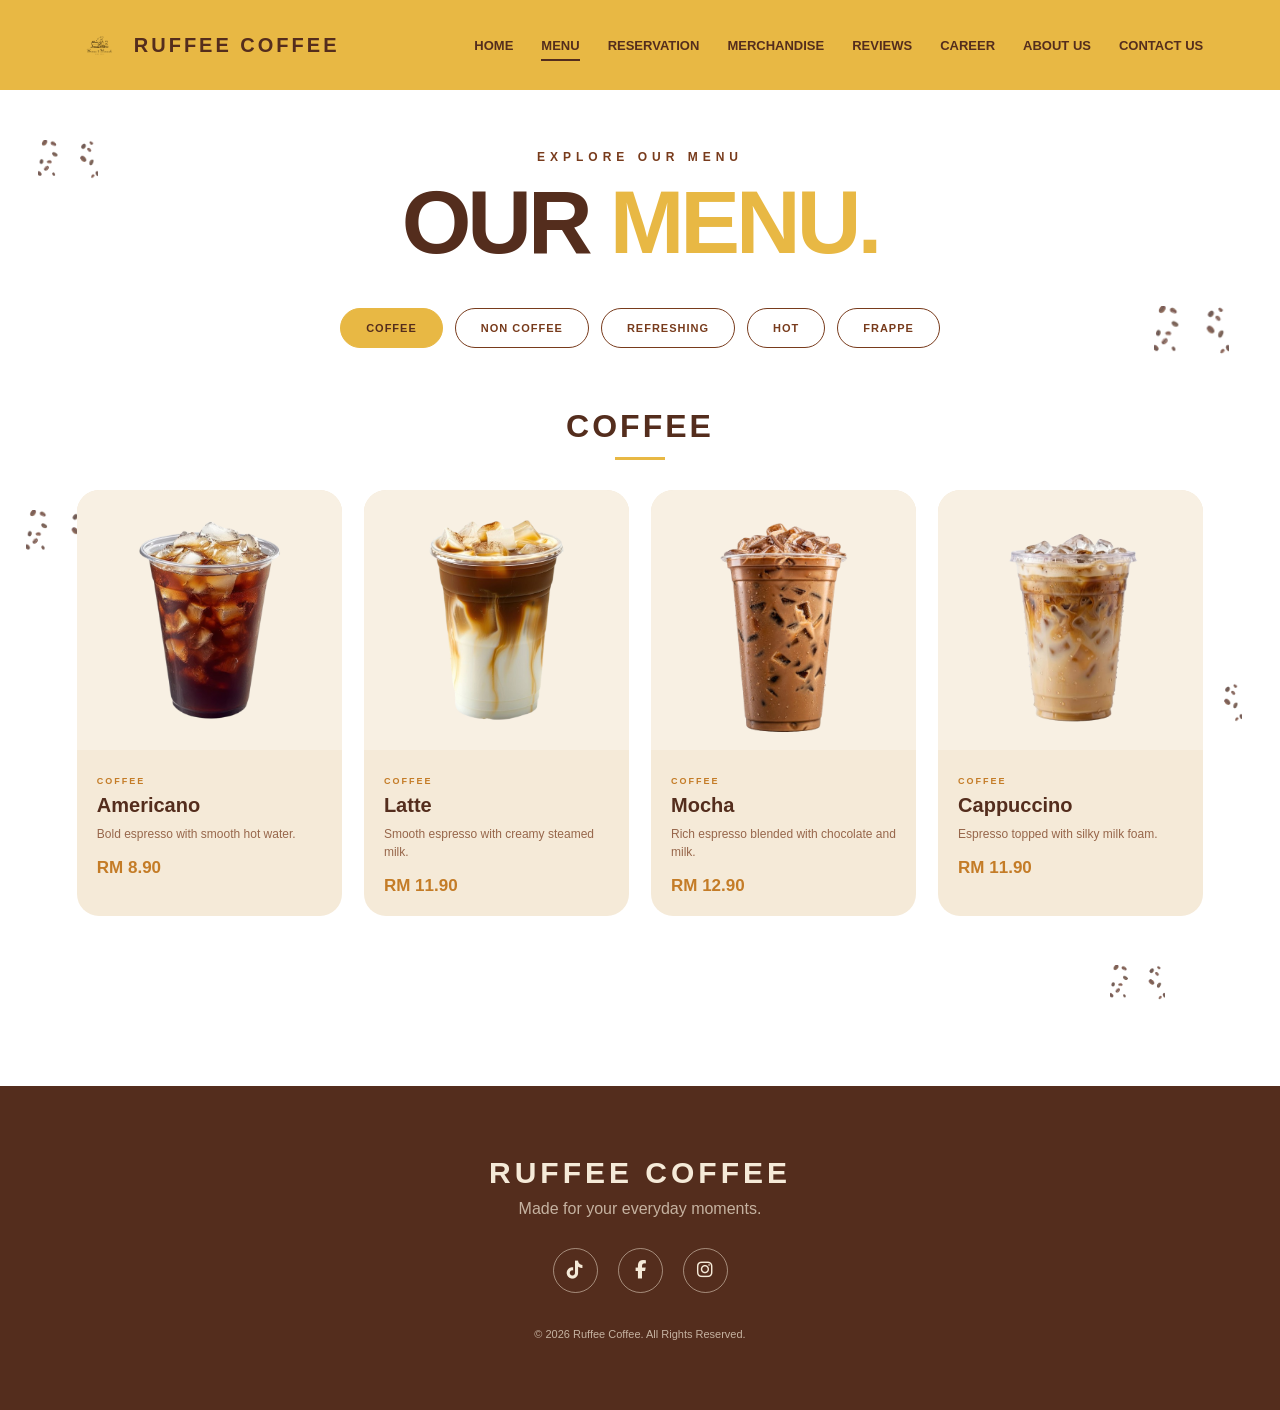
<file: Website ITP/pages/menu.html>
<!DOCTYPE html>
<html lang="en">

<head>

    <meta charset="UTF-8">

    <meta name="viewport" content="width=device-width, initial-scale=1.0">

    <title>Menu - Ruffee Coffee</title>


    <!-- CSS -->

    <link rel="stylesheet" href="../css/style.css">


    <!-- FONT AWESOME -->

    <link rel="stylesheet"
          href="https://cdnjs.cloudflare.com/ajax/libs/font-awesome/6.5.2/css/all.min.css">

</head>


<body>


    <!-- =========================
         NAVIGATION BAR
    ========================== -->

    <header class="navbar">


        <!-- LOGO -->

        <a href="../index.html" class="logo">

            <img src="../images/logo.png" alt="Ruffee Coffee Logo">

            <span>RUFFEE COFFEE</span>

        </a>


        <!-- NAVIGATION -->

        <nav class="nav-links">

            <a href="../index.html">HOME</a>

            <a href="menu.html" class="active">MENU</a>

            <a href="reservation.html">RESERVATION</a>

            <a href="merchandise.html">MERCHANDISE</a>

            <a href="reviews.html">REVIEWS</a>

            <a href="career.html">CAREER</a>

            <a href="about.html">ABOUT US</a>

            <a href="contact.html">CONTACT US</a>

        </nav>


        <!-- MOBILE BUTTON -->

        <button class="menu-toggle">☰</button>

    </header>



    <!-- =========================
         MENU PAGE
    ========================== -->

    <main>

        <section class="menu-page">


            <!-- =================================
                 FLOATING COFFEE BEANS
            ================================== -->

            <div
                class="coffee-beans"
                style="
                    position: absolute;
                    inset: 0;
                    width: 100%;
                    height: 100%;
                    pointer-events: none;
                    z-index: 1;
                "
            >

                <!-- BEAN 1 -->
                <img
                    src="../images/beans.png"
                    class="bean bean-1"
                    alt=""
                    style="
                        position: absolute;
                        top: 12%;
                        left: 3%;
                        width: 60px;
                        height: 60px;
                        object-fit: contain;
                        opacity: 0.65;
                        animation: floatingBeans 5s ease-in-out infinite;
                    "
                >

                <!-- BEAN 2 -->
                <img
                    src="../images/beans.png"
                    class="bean bean-2"
                    alt=""
                    style="
                        position: absolute;
                        top: 27%;
                        right: 4%;
                        width: 75px;
                        height: 75px;
                        object-fit: contain;
                        opacity: 0.65;
                        animation: floatingBeans 5s ease-in-out infinite 1s;
                    "
                >

                <!-- BEAN 3 -->
                <img
                    src="../images/beans.png"
                    class="bean bean-3"
                    alt=""
                    style="
                        position: absolute;
                        top: 46%;
                        left: 2%;
                        width: 65px;
                        height: 65px;
                        object-fit: contain;
                        opacity: 0.65;
                        animation: floatingBeans 5s ease-in-out infinite 2s;
                    "
                >

                <!-- BEAN 4 -->
                <img
                    src="../images/beans.png"
                    class="bean bean-4"
                    alt=""
                    style="
                        position: absolute;
                        top: 62%;
                        right: 3%;
                        width: 60px;
                        height: 60px;
                        object-fit: contain;
                        opacity: 0.65;
                        animation: floatingBeans 5s ease-in-out infinite 3s;
                    "
                >

                <!-- BEAN 5 -->
                <img
                    src="../images/beans.png"
                    class="bean bean-5"
                    alt=""
                    style="
                        position: absolute;
                        top: 77%;
                        left: 6%;
                        width: 75px;
                        height: 75px;
                        object-fit: contain;
                        opacity: 0.65;
                        animation: floatingBeans 5s ease-in-out infinite 4s;
                    "
                >

                <!-- BEAN 6 -->
                <img
                    src="../images/beans.png"
                    class="bean bean-6"
                    alt=""
                    style="
                        position: absolute;
                        top: 88%;
                        right: 9%;
                        width: 55px;
                        height: 55px;
                        object-fit: contain;
                        opacity: 0.65;
                        animation: floatingBeans 5s ease-in-out infinite 2.5s;
                    "
                >

            </div>



            <!-- =========================
                 MENU HEADER
            ========================== -->

            <div class="menu-header">

                <p>EXPLORE OUR MENU</p>

                <h1>OUR <span>MENU.</span></h1>

            </div>



            <!-- =========================
                 CATEGORY BUTTONS
            ========================== -->

            <div class="menu-categories">

                <button class="category active" data-category="coffee">COFFEE</button>

                <button class="category" data-category="noncoffee">NON COFFEE</button>

                <button class="category" data-category="refreshing">REFRESHING</button>

                <button class="category" data-category="hot">HOT</button>

                <button class="category" data-category="frappe">FRAPPE</button>

            </div>



            <!-- =========================
                 COFFEE
            ========================== -->

            <section class="menu-section" data-menu="coffee">

                <h2 class="category-title">COFFEE</h2>

                <div class="menu-grid">

                    <!-- AMERICANO -->
                    <div class="menu-card">
                        <div class="menu-image">
                            <img src="../images/americano.png" alt="Americano">
                        </div>
                        <div class="menu-info">
                            <span class="menu-category">COFFEE</span>
                            <h3>Americano</h3>
                            <p>Bold espresso with smooth hot water.</p>
                            <strong>RM 8.90</strong>
                        </div>
                    </div>

                    <!-- LATTE -->
                    <div class="menu-card">
                        <div class="menu-image">
                            <img src="../images/latte.png" alt="Latte">
                        </div>
                        <div class="menu-info">
                            <span class="menu-category">COFFEE</span>
                            <h3>Latte</h3>
                            <p>Smooth espresso with creamy steamed milk.</p>
                            <strong>RM 11.90</strong>
                        </div>
                    </div>

                    <!-- MOCHA -->
                    <div class="menu-card mocha-card">
                        <div class="menu-image">
                            <img src="../images/mocha.png" alt="Mocha" class="mocha-img">
                        </div>
                        <div class="menu-info">
                            <span class="menu-category">COFFEE</span>
                            <h3>Mocha</h3>
                            <p>Rich espresso blended with chocolate and milk.</p>
                            <strong>RM 12.90</strong>
                        </div>
                    </div>

                    <!-- CAPPUCCINO -->
                    <div class="menu-card">
                        <div class="menu-image">
                            <img src="../images/cappuccino.png" alt="Cappuccino">
                        </div>
                        <div class="menu-info">
                            <span class="menu-category">COFFEE</span>
                            <h3>Cappuccino</h3>
                            <p>Espresso topped with silky milk foam.</p>
                            <strong>RM 11.90</strong>
                        </div>
                    </div>

                </div>

            </section>



            <!-- =========================
                 NON COFFEE
            ========================== -->

            <section class="menu-section" data-menu="noncoffee">

                <h2 class="category-title">NON COFFEE</h2>

                <div class="menu-grid">

                    <!-- MATCHA -->
                    <div class="menu-card">
                        <div class="menu-image">
                            <img src="../images/matcha.png" alt="Matcha">
                        </div>
                        <div class="menu-info">
                            <span class="menu-category">NON COFFEE</span>
                            <h3>Matcha</h3>
                            <p>Smooth matcha blended with creamy milk.</p>
                            <strong>RM 12.90</strong>
                        </div>
                    </div>

                    <!-- STRAWBERRY MATCHA -->
                    <div class="menu-card">
                        <div class="menu-image">
                            <img src="../images/strawberry-matcha.png" alt="Strawberry Matcha">
                        </div>
                        <div class="menu-info">
                            <span class="menu-category">NON COFFEE</span>
                            <h3>Strawberry Matcha</h3>
                            <p>Fresh strawberry paired with smooth matcha.</p>
                            <strong>RM 13.90</strong>
                        </div>
                    </div>

                    <!-- CHOCOLATE (ZOOM BESAR) -->
                    <div class="menu-card">
                        <div class="menu-image">
                            <img src="../images/chocolate.png" alt="Chocolate" class="zoom-lg">
                        </div>
                        <div class="menu-info">
                            <span class="menu-category">NON COFFEE</span>
                            <h3>Chocolate</h3>
                            <p>Rich chocolate drink with creamy milk.</p>
                            <strong>RM 10.90</strong>
                        </div>
                    </div>

                    <!-- PEACH TEA -->
                    <div class="menu-card">
                        <div class="menu-image">
                            <img src="../images/peach-tea.png" alt="Peach Tea">
                        </div>
                        <div class="menu-info">
                            <span class="menu-category">NON COFFEE</span>
                            <h3>Peach Tea</h3>
                            <p>Sweet peach tea with a refreshing fruity taste.</p>
                            <strong>RM 9.90</strong>
                        </div>
                    </div>

                </div>

            </section>



            <!-- =========================
                 REFRESHING
            ========================== -->

            <section class="menu-section" data-menu="refreshing">

                <h2 class="category-title">REFRESHING</h2>

                <div class="menu-grid">

                    <!-- BLUE LEMON MOJITO (ZOOM) -->
                    <div class="menu-card">
                        <div class="menu-image">
                            <img src="../images/blue-lemon-mojito.png" alt="Blue Lemon Mojito" class="zoom-md">
                        </div>
                        <div class="menu-info">
                            <span class="menu-category">REFRESHING</span>
                            <h3>Blue Lemon Mojito</h3>
                            <p>Refreshing blue lemon drink with a citrus twist.</p>
                            <strong>RM 11.90</strong>
                        </div>
                    </div>

                    <!-- STRAWBERRY MOJITO -->
                    <div class="menu-card">
                        <div class="menu-image">
                            <img src="../images/strawberry-mojito.png" alt="Strawberry Mojito">
                        </div>
                        <div class="menu-info">
                            <span class="menu-category">REFRESHING</span>
                            <h3>Strawberry Mojito</h3>
                            <p>Sweet strawberry with a refreshing mojito finish.</p>
                            <strong>RM 11.90</strong>
                        </div>
                    </div>

                </div>

            </section>



            <!-- =========================
                 HOT
            ========================== -->

            <section class="menu-section" data-menu="hot">

                <h2 class="category-title">HOT</h2>

                <div class="menu-grid">

                    <!-- CHOCOLATE HOT -->
                    <div class="menu-card">
                        <div class="menu-image">
                            <img src="../images/chocolate-hot.png" alt="Chocolate Hot">
                        </div>
                        <div class="menu-info">
                            <span class="menu-category">HOT</span>
                            <h3>Chocolate Hot</h3>
                            <p>Warm and creamy chocolate for a cozy moment.</p>
                            <strong>RM 10.90</strong>
                        </div>
                    </div>

                    <!-- AMERICANO HOT -->
                    <div class="menu-card">
                        <div class="menu-image">
                            <img src="../images/americano-hot.png" alt="Americano Hot">
                        </div>
                        <div class="menu-info">
                            <span class="menu-category">HOT</span>
                            <h3>Americano Hot</h3>
                            <p>Bold espresso served hot and smooth.</p>
                            <strong>RM 8.90</strong>
                        </div>
                    </div>

                </div>

            </section>



            <!-- =========================
                 FRAPPE
            ========================== -->

            <section class="menu-section" data-menu="frappe">

                <h2 class="category-title">FRAPPE</h2>

                <div class="menu-grid">

                    <!-- CHOCOLATE FRAPPE -->
                    <div class="menu-card">
                        <div class="menu-image">
                            <img src="../images/chocolate-frappe.png" alt="Chocolate Frappe">
                        </div>
                        <div class="menu-info">
                            <span class="menu-category">FRAPPE</span>
                            <h3>Chocolate Frappe</h3>
                            <p>Creamy blended chocolate with a rich finish.</p>
                            <strong>RM 14.90</strong>
                        </div>
                    </div>

                    <!-- BISCOFF FRAPPE (ZOOM) -->
                    <div class="menu-card">
                        <div class="menu-image">
                            <img src="../images/biscoff-frappe.png" alt="Biscoff Frappe" class="zoom-sm">
                        </div>
                        <div class="menu-info">
                            <span class="menu-category">FRAPPE</span>
                            <h3>Biscoff Frappe</h3>
                            <p>Creamy frappe blended with delicious Biscoff.</p>
                            <strong>RM 15.90</strong>
                        </div>
                    </div>

                </div>

            </section>


        </section>

    </main>



    <!-- =========================
         FOOTER
    ========================== -->

    <footer class="footer">

        <h3>RUFFEE COFFEE</h3>

        <p>Made for your everyday moments.</p>


        <div class="social-icons">

            <a href="#" aria-label="TikTok">
                <i class="fa-brands fa-tiktok"></i>
            </a>

            <a href="#" aria-label="Facebook">
                <i class="fa-brands fa-facebook-f"></i>
            </a>

            <a href="#" aria-label="Instagram">
                <i class="fa-brands fa-instagram"></i>
            </a>

        </div>


        <p class="copyright">
            © 2026 Ruffee Coffee.
            All Rights Reserved.
        </p>

    </footer>



    <!-- =========================
         FLOATING BEAN ANIMATION
    ========================== -->

    <style>

        @keyframes floatingBeans {

            0%,
            100% {
                transform: translateY(0) rotate(0deg);
            }

            50% {
                transform: translateY(-20px) rotate(12deg);
            }

        }


        @media (max-width: 600px) {

            .bean {
                opacity: 0.55 !important;
            }

        }

    </style>



    <!-- =========================
         CATEGORY SCRIPT
    ========================== -->

    <script>

        const categoryButtons = document.querySelectorAll(".category");

        const menuSections = document.querySelectorAll(".menu-section");


        function showCategory(category) {

            menuSections.forEach(section => {

                if (section.dataset.menu === category) {

                    section.style.display = "block";

                } else {

                    section.style.display = "none";

                }

            });

        }


        categoryButtons.forEach(button => {

            button.addEventListener("click", function () {

                categoryButtons.forEach(btn => {

                    btn.classList.remove("active");

                });

                this.classList.add("active");

                showCategory(this.dataset.category);

            });

        });


        /* DEFAULT CATEGORY */

        showCategory("coffee");

    </script>


</body>

</html>
</file>
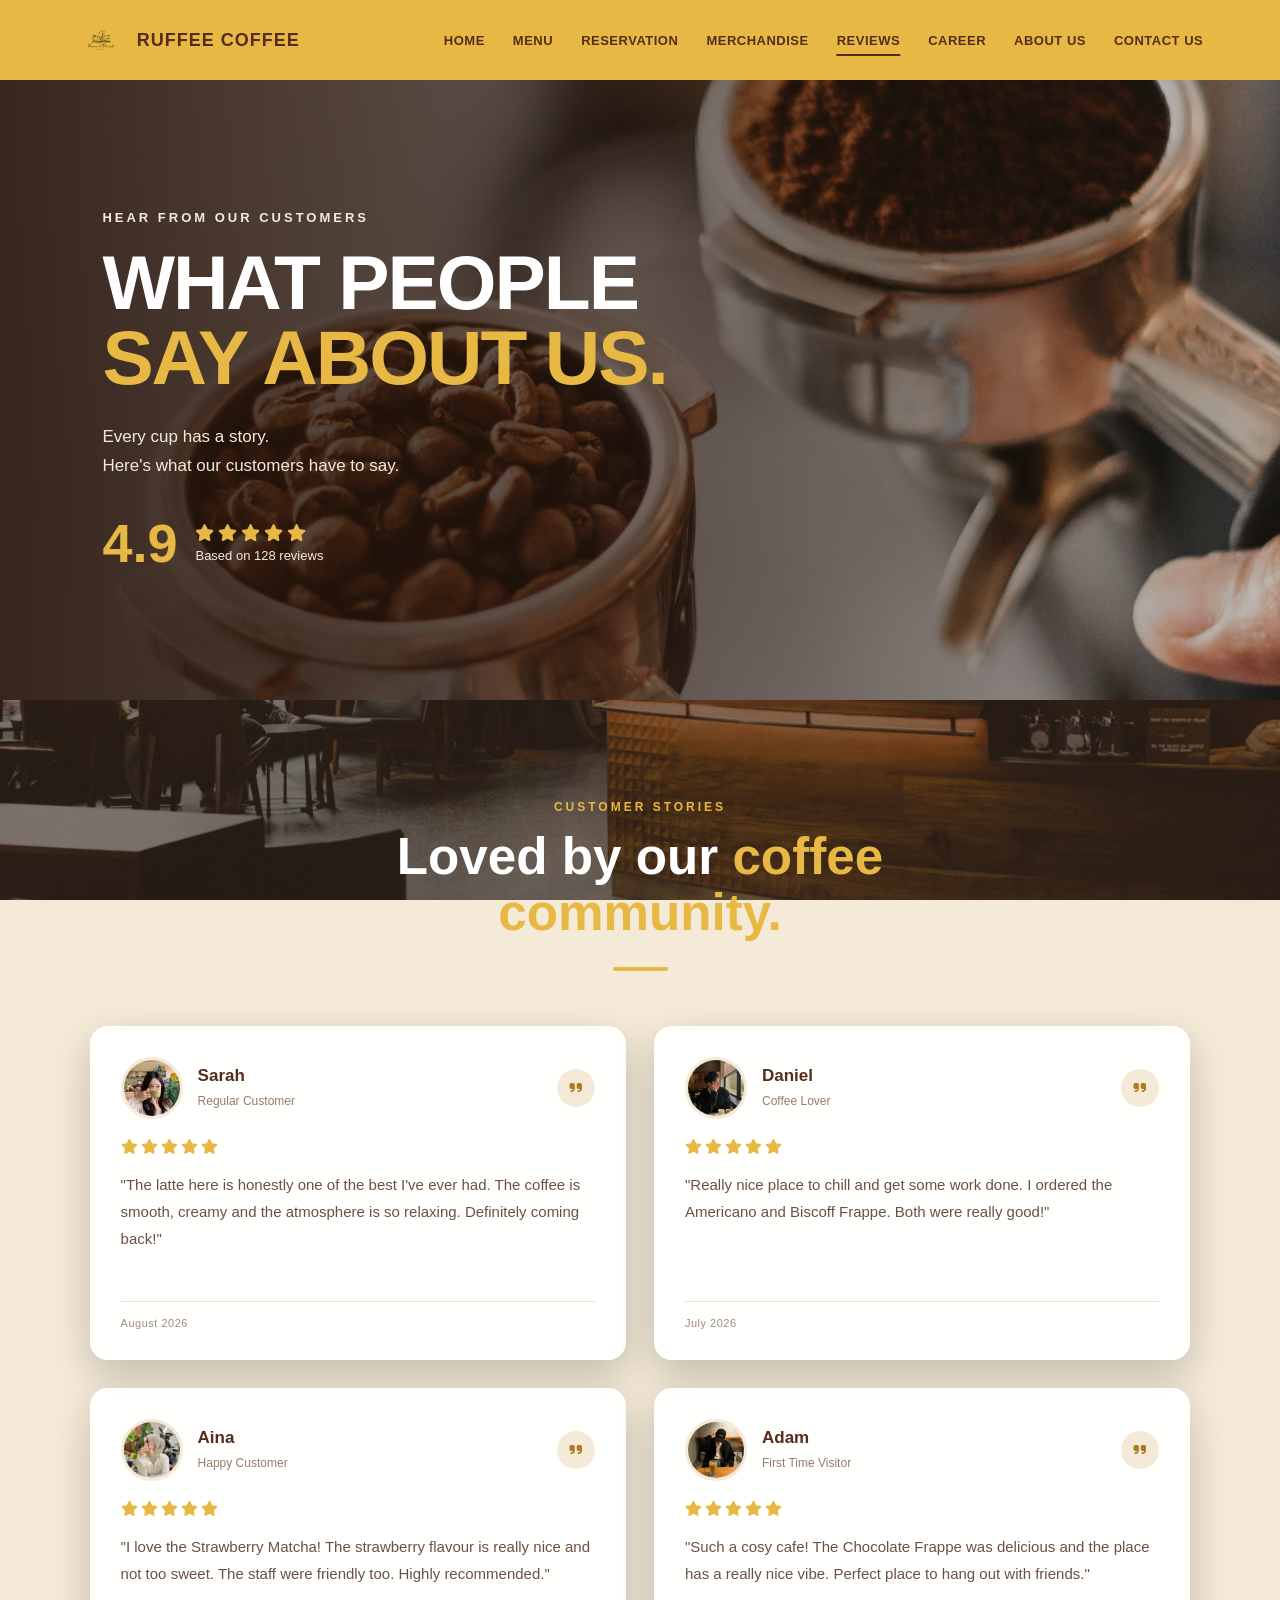
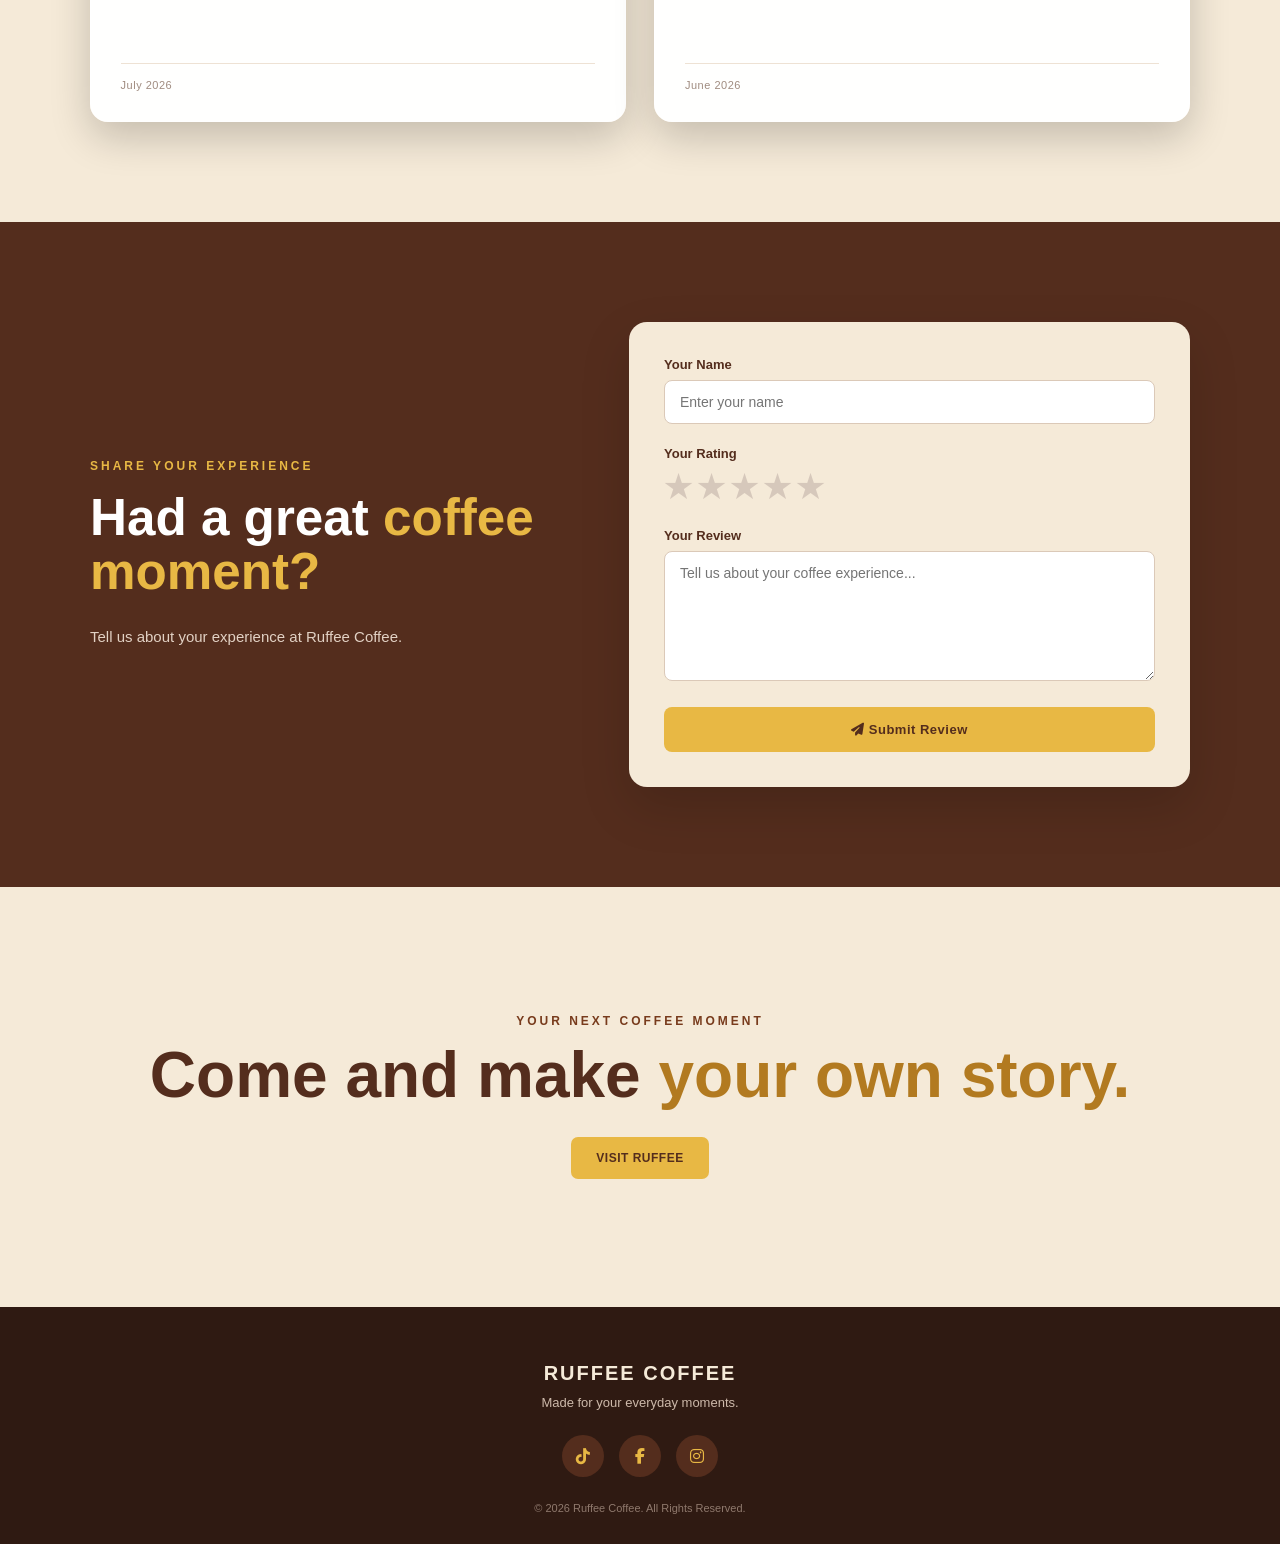
<file: Website ITP/pages/reviews.html>
<!DOCTYPE html>
<html lang="en">

<head>

    <meta charset="UTF-8">

    <meta name="viewport" content="width=device-width, initial-scale=1.0">

    <title>Reviews - Ruffee Coffee</title>

    <!-- FONT AWESOME -->
    <link rel="stylesheet"
        href="https://cdnjs.cloudflare.com/ajax/libs/font-awesome/6.5.2/css/all.min.css">

    <!-- REVIEWS CSS -->
    <link rel="stylesheet" href="../css/reviews.css">

</head>


<body>


    <!-- =========================================
         NAVIGATION BAR
    ========================================== -->

    <header class="navbar">

        <a href="../index.html" class="logo">

            <img
                src="../images/logo.png"
                alt="Ruffee Coffee Logo">

            <span>RUFFEE COFFEE</span>

        </a>


        <nav class="nav-links">

            <a href="../index.html">
                HOME
            </a>

            <a href="menu.html">
                MENU
            </a>

            <a href="reservation.html">
                RESERVATION
            </a>

            <a href="merchandise.html">
                MERCHANDISE
            </a>

            <a href="reviews.html" class="active">
                REVIEWS
            </a>

            <a href="career.html">
                CAREER
            </a>

            <a href="about.html">
                ABOUT US
            </a>

            <a href="contact.html">
                CONTACT US
            </a>

        </nav>


        <button class="menu-toggle" type="button">
            ☰
        </button>

    </header>



    <!-- =========================================
         HERO
    ========================================== -->

    <main>

        <section class="reviews-hero">

            <div class="hero-overlay"></div>


            <div class="reviews-hero-content">

                <p class="hero-small">
                    HEAR FROM OUR CUSTOMERS
                </p>


                <h1>
                    WHAT PEOPLE
                    <br>
                    <span>SAY ABOUT US.</span>
                </h1>


                <p class="hero-description">

                    Every cup has a story.
                    <br>
                    Here's what our customers have to say.

                </p>


                <div class="overall-rating">

                    <div class="rating-number">
                        4.9
                    </div>


                    <div class="rating-content">

                        <div class="stars">

                            <i class="fa-solid fa-star"></i>
                            <i class="fa-solid fa-star"></i>
                            <i class="fa-solid fa-star"></i>
                            <i class="fa-solid fa-star"></i>
                            <i class="fa-solid fa-star"></i>

                        </div>


                        <span>
                            Based on 128 reviews
                        </span>

                    </div>

                </div>

            </div>

        </section>



        <!-- =========================================
             CUSTOMER REVIEWS
        ========================================== -->

        <section class="reviews-section">

            <div class="section-header">

                <p>
                    CUSTOMER STORIES
                </p>


                <h2>
                    Loved by our
                    <span>coffee community.</span>
                </h2>


                <div class="header-line"></div>

            </div>



            <div class="reviews-grid">


                <!-- REVIEW 1 -->

                <article class="review-card">

                    <div class="review-top">

                        <img
                            src="../images/user1.jpg"
                            alt="Sarah">

                        <div class="review-user">

                            <h3>
                                Sarah
                            </h3>

                            <span>
                                Regular Customer
                            </span>

                        </div>


                        <div class="quote-icon">

                            <i class="fa-solid fa-quote-right"></i>

                        </div>

                    </div>


                    <div class="review-stars">

                        <i class="fa-solid fa-star"></i>
                        <i class="fa-solid fa-star"></i>
                        <i class="fa-solid fa-star"></i>
                        <i class="fa-solid fa-star"></i>
                        <i class="fa-solid fa-star"></i>

                    </div>


                    <p class="review-comment">

                        "The latte here is honestly one of the
                        best I've ever had. The coffee is smooth,
                        creamy and the atmosphere is so relaxing.
                        Definitely coming back!"

                    </p>


                    <span class="review-date">
                        August 2026
                    </span>

                </article>



                <!-- REVIEW 2 -->

                <article class="review-card">

                    <div class="review-top">

                        <img
                            src="../images/user2.jpg"
                            alt="Daniel">

                        <div class="review-user">

                            <h3>
                                Daniel
                            </h3>

                            <span>
                                Coffee Lover
                            </span>

                        </div>


                        <div class="quote-icon">

                            <i class="fa-solid fa-quote-right"></i>

                        </div>

                    </div>


                    <div class="review-stars">

                        <i class="fa-solid fa-star"></i>
                        <i class="fa-solid fa-star"></i>
                        <i class="fa-solid fa-star"></i>
                        <i class="fa-solid fa-star"></i>
                        <i class="fa-solid fa-star"></i>

                    </div>


                    <p class="review-comment">

                        "Really nice place to chill and get some
                        work done. I ordered the Americano and
                        Biscoff Frappe. Both were really good!"

                    </p>


                    <span class="review-date">
                        July 2026
                    </span>

                </article>



                <!-- REVIEW 3 -->

                <article class="review-card">

                    <div class="review-top">

                        <img
                            src="../images/user3.jpg"
                            alt="Aina">

                        <div class="review-user">

                            <h3>
                                Aina
                            </h3>

                            <span>
                                Happy Customer
                            </span>

                        </div>


                        <div class="quote-icon">

                            <i class="fa-solid fa-quote-right"></i>

                        </div>

                    </div>


                    <div class="review-stars">

                        <i class="fa-solid fa-star"></i>
                        <i class="fa-solid fa-star"></i>
                        <i class="fa-solid fa-star"></i>
                        <i class="fa-solid fa-star"></i>
                        <i class="fa-solid fa-star"></i>

                    </div>


                    <p class="review-comment">

                        "I love the Strawberry Matcha!
                        The strawberry flavour is really nice
                        and not too sweet. The staff were friendly
                        too. Highly recommended."

                    </p>


                    <span class="review-date">
                        July 2026
                    </span>

                </article>



                <!-- REVIEW 4 -->

                <article class="review-card">

                    <div class="review-top">

                        <img
                            src="../images/user4.jpg"
                            alt="Adam">

                        <div class="review-user">

                            <h3>
                                Adam
                            </h3>

                            <span>
                                First Time Visitor
                            </span>

                        </div>


                        <div class="quote-icon">

                            <i class="fa-solid fa-quote-right"></i>

                        </div>

                    </div>


                    <div class="review-stars">

                        <i class="fa-solid fa-star"></i>
                        <i class="fa-solid fa-star"></i>
                        <i class="fa-solid fa-star"></i>
                        <i class="fa-solid fa-star"></i>
                        <i class="fa-solid fa-star"></i>

                    </div>


                    <p class="review-comment">

                        "Such a cosy cafe! The Chocolate Frappe
                        was delicious and the place has a really
                        nice vibe. Perfect place to hang out
                        with friends."

                    </p>


                    <span class="review-date">
                        June 2026
                    </span>

                </article>

            </div>

        </section>



        <!-- =========================================
             WRITE REVIEW
        ========================================== -->

        <section class="write-review-section">

            <div class="write-review-container">


                <div class="write-review-text">

                    <p>
                        SHARE YOUR EXPERIENCE
                    </p>


                    <h2>
                        Had a great
                        <span>coffee moment?</span>
                    </h2>


                    <p class="write-description">

                        Tell us about your experience
                        at Ruffee Coffee.

                    </p>

                </div>



                <form
                    class="review-form"
                    id="reviewForm">


                    <div class="form-group">

                        <label for="reviewName">
                            Your Name
                        </label>

                        <input
                            type="text"
                            id="reviewName"
                            placeholder="Enter your name"
                            required>

                    </div>



                    <div class="form-group">

                        <label>
                            Your Rating
                        </label>


                        <div class="rating-select">

                            <input
                                type="radio"
                                name="rating"
                                id="star5"
                                value="5"
                                required>

                            <label for="star5">
                                ★
                            </label>


                            <input
                                type="radio"
                                name="rating"
                                id="star4"
                                value="4">

                            <label for="star4">
                                ★
                            </label>


                            <input
                                type="radio"
                                name="rating"
                                id="star3"
                                value="3">

                            <label for="star3">
                                ★
                            </label>


                            <input
                                type="radio"
                                name="rating"
                                id="star2"
                                value="2">

                            <label for="star2">
                                ★
                            </label>


                            <input
                                type="radio"
                                name="rating"
                                id="star1"
                                value="1">

                            <label for="star1">
                                ★
                            </label>

                        </div>

                    </div>



                    <div class="form-group">

                        <label for="reviewComment">
                            Your Review
                        </label>

                        <textarea
                            id="reviewComment"
                            placeholder="Tell us about your coffee experience..."
                            required></textarea>

                    </div>



                    <button
                        type="submit"
                        class="submit-review">

                        <i class="fa-solid fa-paper-plane"></i>

                        Submit Review

                    </button>

                </form>

            </div>

        </section>



        <!-- =========================================
             CTA
        ========================================== -->

        <section class="review-cta">

            <div class="cta-content">

                <p>
                    YOUR NEXT COFFEE MOMENT
                </p>


                <h2>
                    Come and make
                    <span>your own story.</span>
                </h2>


                <a
                    href="reservation.html"
                    class="btn-primary">

                    VISIT RUFFEE

                </a>

            </div>

        </section>

    </main>



    <!-- =========================================
         FOOTER
    ========================================== -->

    <footer class="footer">

        <h3>
            RUFFEE COFFEE
        </h3>


        <p>
            Made for your everyday moments.
        </p>


        <div class="social-icons">

            <a href="#" aria-label="TikTok">
                <i class="fa-brands fa-tiktok"></i>
            </a>

            <a href="#" aria-label="Facebook">
                <i class="fa-brands fa-facebook-f"></i>
            </a>

            <a href="#" aria-label="Instagram">
                <i class="fa-brands fa-instagram"></i>
            </a>

        </div>


        <p class="copyright">
            © 2026 Ruffee Coffee. All Rights Reserved.
        </p>

    </footer>



    <!-- =========================================
         JAVASCRIPT
    ========================================== -->

    <script>

        /* =========================================
           REVIEW FORM
        ========================================== */

        const reviewForm =
            document.getElementById("reviewForm");


        reviewForm.addEventListener("submit", function(event) {

            event.preventDefault();


            const name =
                document
                .getElementById("reviewName")
                .value
                .trim();


            const comment =
                document
                .getElementById("reviewComment")
                .value
                .trim();


            const rating =
                document.querySelector(
                    'input[name="rating"]:checked'
                );


            if (!name || !comment || !rating) {

                alert("Please complete all fields.");

                return;

            }


            const ratingNumber =
                parseInt(rating.value);


            let starsHTML = "";


            for (let i = 0; i < ratingNumber; i++) {

                starsHTML +=
                    '<i class="fa-solid fa-star"></i>';

            }


            const reviewCard =
                document.createElement("article");


            reviewCard.className =
                "review-card new-review";


            reviewCard.innerHTML = `

                <div class="review-top">

                    <div class="default-avatar">

                        <i class="fa-solid fa-user"></i>

                    </div>


                    <div class="review-user">

                        <h3>
                            ${escapeHTML(name)}
                        </h3>

                        <span>
                            New Customer Review
                        </span>

                    </div>


                    <div class="quote-icon">

                        <i class="fa-solid fa-quote-right"></i>

                    </div>

                </div>


                <div class="review-stars">

                    ${starsHTML}

                </div>


                <p class="review-comment">

                    "${escapeHTML(comment)}"

                </p>


                <span class="review-date">
                    Just now
                </span>

            `;


            document
                .querySelector(".reviews-grid")
                .prepend(reviewCard);


            reviewForm.reset();


            alert(
                "Thank you for sharing your review!"
            );

        });



        /* =========================================
           HTML SECURITY
        ========================================== */

        function escapeHTML(text) {

            const div =
                document.createElement("div");

            div.textContent = text;

            return div.innerHTML;

        }



        /* =========================================
           MOBILE NAVIGATION
        ========================================== */

        const menuToggle =
            document.querySelector(".menu-toggle");


        const navLinks =
            document.querySelector(".nav-links");


        if (menuToggle && navLinks) {

            menuToggle.addEventListener("click", function() {

                navLinks.classList.toggle("active");

            });

        }

    </script>


</body>

</html>
</file>
<file: Website ITP/css/style.css>
/* =========================================
   RESET
========================================= */

* {
    margin: 0;
    padding: 0;
    box-sizing: border-box;
}

html {
    scroll-behavior: smooth;
}

body {
    font-family: Arial, sans-serif;
    background: #f5ead8;
    color: #542d1d;
}

a {
    text-decoration: none;
    color: inherit;
}


/* =========================================
   NAVBAR
========================================= */

.navbar {
    width: 100%;
    height: 90px;

    padding: 0 6%;

    display: flex;
    align-items: center;
    justify-content: space-between;

    background: #e8b844;

    position: fixed;
    top: 0;
    left: 0;

    z-index: 1000;
}


/* =========================================
   LOGO
========================================= */

.logo {
    display: flex;
    align-items: center;
    gap: 12px;
}

.logo img {
    width: 45px;
    height: 45px;

    object-fit: contain;

    filter: sepia(1) saturate(5) hue-rotate(355deg) brightness(1.05);
}

.logo span {
    font-size: 20px;
    font-weight: 900;
    letter-spacing: 3px;
}


/* =========================================
   NAVIGATION
========================================= */

.nav-links {
    display: flex;
    align-items: center;
    gap: 28px;
}

.nav-links a {
    font-size: 13px;
    font-weight: bold;
    position: relative;
    transition: 0.3s;
}

/* NAVBAR UNDERLINE */

.nav-links a::after {
    content: "";

    position: absolute;

    width: 0;
    height: 2px;

    left: 0;
    bottom: -8px;

    background: #542d1d;

    transition: 0.3s;
}

.nav-links a:hover::after,
.nav-links a.active::after {
    width: 100%;
}


/* =========================================
   HERO
========================================= */

.hero {
    min-height: 100vh;

    padding-top: 90px;

    display: grid;
    grid-template-columns: 1fr 1fr;
    align-items: center;

    position: relative;
    overflow: hidden;

    background: url("../images/cafe.jpg") center center / cover no-repeat;
}


/* =========================================
   DARK OVERLAY
========================================= */

.hero::before {
    content: "";

    position: absolute;
    inset: 0;

    background: rgba(0, 0, 0, 0.25);

    z-index: 1;
    pointer-events: none;
}


/* =========================================
   HERO CONTENT
========================================= */

.hero-content {
    padding-left: 10%;

    position: relative;
    z-index: 5;

    color: white;
}

.hero-small-text {
    font-size: 14px;
    letter-spacing: 5px;
    font-weight: bold;

    margin-bottom: 25px;

    opacity: 0;

    animation: slideFromLeft 1s ease forwards;
}

.hero-content h1 {
    font-size: clamp(55px, 6vw, 95px);

    line-height: 0.9;
    letter-spacing: -4px;
    font-weight: 900;

    opacity: 0;

    color: white;

    animation: slideFromLeft 1s ease 0.2s forwards;
}

.hero-content h1 span {
    color: #c47c27;
}


/* =========================================
   HERO DESCRIPTION
========================================= */

.hero-description {
    margin-top: 30px;

    font-size: 16px;
    line-height: 1.6;

    max-width: 430px;

    opacity: 0;

    color: white;

    animation: slideFromLeft 1s ease 0.4s forwards;
}


/* =========================================
   HERO BUTTONS
========================================= */

.hero-buttons {
    display: flex;
    gap: 15px;

    margin-top: 35px;

    opacity: 0;

    animation: slideFromLeft 1s ease 0.6s forwards;
}

.hero-buttons .btn-primary,
.hero-buttons .btn-secondary {
    padding: 15px 25px;

    border-radius: 50px;

    font-size: 12px;
    font-weight: bold;
    letter-spacing: 1px;

    transition: 0.3s;
}


/* =========================================
   HERO PRIMARY BUTTON
========================================= */

.hero-buttons .btn-primary {
    display: inline-block;
    width: auto;

    background: #783b1c;
    color: white;

    border: none;
    cursor: pointer;
}

.hero-buttons .btn-primary:hover {
    transform: translateY(-5px);

    box-shadow: 0 10px 20px rgba(84, 45, 29, 0.2);
}


/* =========================================
   HERO SECONDARY BUTTON
========================================= */

.hero-buttons .btn-secondary {
    display: inline-block;
    width: auto;

    border: 1.5px solid #783b1c;

    color: white;
    background: transparent;

    cursor: pointer;
}

.hero-buttons .btn-secondary:hover {
    background: #783b1c;
    color: white;
}


/* =========================================
   HERO PRODUCT
========================================= */

.hero-product {
    height: 100%;

    display: flex;
    align-items: center;
    justify-content: center;

    position: relative;

    z-index: 4;
}


/* =========================================
   PRODUCT CIRCLE
========================================= */

.product-circle {
    width: 580px;
    height: 580px;

    border-radius: 50%;

    background: #e8b844;

    position: absolute;

    /* tengahkan bulatan dalam .hero-product */
    top: 50%;
    left: 50%;
    transform: translate(-50%, -50%);

    opacity: 0.9;
}


/* =========================================
   HERO DRINK
========================================= */

.hero-drink {
    width: 900px;          /* ubah di sini untuk besar/kecilkan cawan */
    height: auto;
    max-height: none;

    object-fit: contain;

    position: relative;
    z-index: 3;

    animation: floatDrink 4s ease-in-out infinite;
}


/* =========================================
   FLOATING LABEL
========================================= */

.floating-label {
    position: absolute;

    right: 5%;
    bottom: 20%;

    background: #783b1c;
    color: white;

    padding: 15px 22px;

    border-radius: 50px;

    display: flex;
    gap: 8px;
    align-items: center;

    z-index: 5;

    transform: rotate(-5deg);

    animation: labelFloat 3s ease-in-out infinite;
}

.floating-label span {
    font-size: 10px;
    letter-spacing: 2px;
}

.floating-label strong {
    font-size: 13px;
}


/* =========================================
   HERO DECORATIVE CIRCLE
========================================= */

.hero-circle {
    width: 200px;
    height: 200px;

    border: 2px solid rgba(120, 59, 28, 0.15);
    border-radius: 50%;

    position: absolute;

    top: 20%;
    left: -100px;

    z-index: 2;
}


/* =========================================
   SCROLL INDICATOR
========================================= */

.scroll-indicator {
    position: absolute;

    bottom: 30px;
    left: 6%;

    display: flex;
    align-items: center;
    gap: 15px;

    font-size: 9px;
    letter-spacing: 2px;

    opacity: 0.6;

    z-index: 5;
}

.scroll-line {
    width: 60px;
    height: 1px;
    background: white;
}


/* =========================================
   INTRO SECTION
========================================= */

.intro {
    min-height: 450px;

    display: flex;
    flex-direction: column;
    justify-content: center;
    align-items: center;

    text-align: center;

    padding: 60px 20px;

    background: #783b1c;
    color: #f5ead8;
}

.intro p {
    font-size: 12px;
    letter-spacing: 5px;
    margin-bottom: 20px;
}

.intro h2 {
    font-size: clamp(45px, 6vw, 80px);
    line-height: 0.95;
    max-width: 900px;
}

.intro h2 span {
    color: #e8b844;
}


/* =========================================
   FOOTER
========================================= */

.footer {
    background: #542d1d;
    color: #f5ead8;

    text-align: center;

    padding: 70px 20px;
}

.footer h2 {
    font-size: 35px;
    letter-spacing: 4px;
    margin-bottom: 10px;
}

.footer h3 {
    font-size: 30px;
    letter-spacing: 4px;
    margin-bottom: 10px;
}

.footer p {
    opacity: 0.7;
}

.copyright {
    margin-top: 35px;
    font-size: 11px;
}


/* =========================================
   SOCIAL ICONS
========================================= */

.social-icons {
    display: flex;
    justify-content: center;
    gap: 20px;

    margin-top: 30px;
}

.social-icons a {
    width: 45px;
    height: 45px;

    border: 1px solid rgba(245, 234, 216, 0.5);
    border-radius: 50%;

    display: flex;
    align-items: center;
    justify-content: center;

    font-size: 18px;

    transition: 0.3s ease;
}

.social-icons a:hover {
    background: #e8b844;
    color: #542d1d;

    transform: translateY(-5px);
}


/* =========================================
   ANIMATIONS
========================================= */

@keyframes slideFromLeft {

    from {
        opacity: 0;
        transform: translateX(-80px);
    }

    to {
        opacity: 1;
        transform: translateX(0);
    }

}

@keyframes floatDrink {

    0%,
    100% {
        transform: translateY(0) rotate(0deg);
    }

    50% {
        transform: translateY(-20px) rotate(2deg);
    }

}

@keyframes labelFloat {

    0%,
    100% {
        transform: translateY(0) rotate(-5deg);
    }

    50% {
        transform: translateY(-10px) rotate(-2deg);
    }

}


/* =========================================
   MOBILE MENU BUTTON
========================================= */

.menu-toggle {
    display: none;

    border: none;
    background: none;

    font-size: 25px;
    color: #542d1d;

    cursor: pointer;
}


/* =========================================================
   MENU PAGE
========================================================= */

.menu-page {
    min-height: 100vh;

    padding: 150px 6% 100px;

    background: #ffffff;

    position: relative;
    overflow: hidden;
}


/* =========================================================
   FLOATING COFFEE BEANS
========================================================= */

.coffee-beans {
    position: absolute;
    inset: 0;

    width: 100%;
    height: 100%;

    pointer-events: none;

    z-index: 1;
}


/* =========================================================
   BEAN BASE
========================================================= */

.bean {
    position: absolute;

    object-fit: contain;
    display: block;

    opacity: 0.65;

    filter: contrast(1.2) brightness(0.85);

    animation: floatingBeans 5s ease-in-out infinite;
}


/* =========================================================
   BEANS
========================================================= */

.bean-1 {
    top: 12%;
    left: 3%;
    width: 60px;
    height: 60px;
    animation-delay: 0s;
}

.bean-2 {
    top: 27%;
    right: 4%;
    width: 75px;
    height: 75px;
    animation-delay: 1s;
}

.bean-3 {
    top: 46%;
    left: 2%;
    width: 65px;
    height: 65px;
    animation-delay: 2s;
}

.bean-4 {
    top: 62%;
    right: 3%;
    width: 60px;
    height: 60px;
    animation-delay: 3s;
}

.bean-5 {
    top: 77%;
    left: 6%;
    width: 75px;
    height: 75px;
    animation-delay: 4s;
}

.bean-6 {
    top: 88%;
    right: 9%;
    width: 55px;
    height: 55px;
    animation-delay: 2.5s;
}


/* =========================================================
   BEAN ANIMATION
========================================================= */

@keyframes floatingBeans {

    0% {
        transform: translateY(0) rotate(0deg);
    }

    25% {
        transform: translateY(-12px) rotate(8deg);
    }

    50% {
        transform: translateY(-22px) rotate(-8deg);
    }

    75% {
        transform: translateY(-10px) rotate(6deg);
    }

    100% {
        transform: translateY(0) rotate(0deg);
    }

}


/* =========================================================
   MENU HEADER
========================================================= */

.menu-header {
    text-align: center;

    margin-bottom: 45px;

    position: relative;
    z-index: 2;
}

.menu-header p {
    font-size: 12px;
    letter-spacing: 5px;
    font-weight: bold;

    color: #783b1c;

    margin-bottom: 18px;
}

.menu-header h1 {
    font-size: clamp(55px, 7vw, 95px);

    line-height: 0.9;
    letter-spacing: -4px;
    font-weight: 900;

    color: #542d1d;

    margin: 0;
}

.menu-header h1 span {
    color: #e8b844;
}


/* =========================================================
   CATEGORY BUTTONS
========================================================= */

.menu-categories {
    display: flex;
    justify-content: center;
    align-items: center;

    gap: 12px;

    flex-wrap: wrap;

    margin-bottom: 60px;

    position: relative;
    z-index: 2;
}

.category {
    padding: 13px 25px;

    border: 1.5px solid #783b1c;
    border-radius: 50px;

    background: transparent;
    color: #783b1c;

    font-size: 11px;
    font-weight: bold;
    letter-spacing: 1px;

    cursor: pointer;

    transition: all 0.3s ease;
}

.category:hover {
    background: #e8b844;
    border-color: #e8b844;
    color: #542d1d;

    transform: translateY(-3px);
}

.category.active {
    background: #e8b844;
    border-color: #e8b844;
    color: #542d1d;
}


/* =========================================================
   MENU SECTION
========================================================= */

.menu-section {
    max-width: 1200px;

    margin: 0 auto 70px;

    position: relative;
    z-index: 2;
}


/* =========================================================
   CATEGORY TITLE
========================================================= */

.category-title {
    text-align: center;

    font-size: 32px;
    letter-spacing: 3px;
    font-weight: 900;

    color: #542d1d;

    margin-bottom: 30px;
}

.category-title::after {
    content: "";

    display: block;

    width: 50px;
    height: 3px;

    background: #e8b844;

    margin: 12px auto 0;
}


/* =========================================================
   MENU GRID
========================================================= */

.menu-grid {
    display: grid;
    grid-template-columns: repeat(4, 1fr);
    gap: 22px;
}


/* =========================================================
   MENU CARD
========================================================= */

.menu-card {
    background: #f5ead8;

    border-radius: 22px;

    overflow: hidden;

    transition: 0.4s ease;

    position: relative;
}

.menu-card:hover {
    transform: translateY(-8px);

    box-shadow: 0 18px 35px rgba(84, 45, 29, 0.15);
}


/* =========================================================
   MENU IMAGE
========================================================= */

.menu-image {
    height: 260px;

    padding: 25px;

    display: flex;
    align-items: center;
    justify-content: center;

    background: #f8f0e3;

    overflow: hidden;
}

.menu-image img {
    width: 100%;
    height: 100%;

    object-fit: contain;

    transition: 0.4s ease;
}

.menu-card:hover .menu-image img {
    transform: scale(1.08);
}


/* =========================================================
   MOCHA SPECIAL IMAGE
========================================================= */

.mocha-img {
    width: 170% !important;
    height: 145% !important;

    object-fit: contain;

    transform: scale(0.80) !important;
}

.menu-card:hover .mocha-img {
    transform: scale(0.80) !important;
}

.mocha-card:hover {
    transform: translateY(-8px);

    box-shadow: 0 18px 35px rgba(84, 45, 29, 0.15);
}


/* =========================================================
   ZOOM IMAGE (PNG yang ada ruang kosong banyak)
   Letak SELEPAS ".menu-card:hover .menu-image img" supaya menang
   Guna class: zoom-lg / zoom-md pada tag <img> dalam menu.html
========================================================= */

.menu-card .menu-image img.zoom-lg {
    transform: scale(1.8);
}

.menu-card .menu-image img.zoom-md {
    transform: scale(1.5);
}

.menu-card:hover .menu-image img.zoom-lg {
    transform: scale(1.9);
}

.menu-card:hover .menu-image img.zoom-md {
    transform: scale(1.6);
}

.menu-card .menu-image img.zoom-sm {
    transform: scale(1.25);
}

.menu-card:hover .menu-image img.zoom-sm {
    transform: scale(1.35);
}


/* =========================================================
   MENU INFO
========================================================= */

.menu-info {
    padding: 20px;
}

.menu-info h3 {
    font-size: 20px;

    color: #542d1d;

    margin: 0 0 8px;
}

.menu-info p {
    font-size: 12px;
    line-height: 1.5;

    color: #783b1c;

    opacity: 0.75;

    margin-bottom: 15px;
}

.menu-info strong {
    font-size: 17px;
    color: #c47c27;
}


/* =========================================================
   MENU CATEGORY LABEL
========================================================= */

.menu-category {
    display: inline-block;

    font-size: 9px;
    letter-spacing: 2px;
    font-weight: bold;

    color: #c47c27;

    margin-bottom: 8px;
}


/* =========================================================
   RESERVATION PAGE
========================================================= */

.reservation-page {
    background: #f5ead8;

    min-height: 100vh;

    padding: 220px 40px 70px;

    display: flex;
    flex-direction: column;
    align-items: center;
}

.reservation-header {
    width: 100%;
    max-width: 1100px;

    text-align: center;

    margin: 0 auto 50px;
}

.reservation-header h1 {
    font-size: 48px;

    color: #542d1d;

    margin-bottom: 15px;
}

.reservation-header h1 span {
    color: #e8b844;
}

.reservation-header p {
    color: #783b1c;
    font-size: 17px;
}


/* =========================================================
   RESERVATION CONTENT
========================================================= */

.reservation-content {
    width: 100%;
    max-width: 1100px;

    margin: 0 auto;

    display: flex;
    justify-content: center;
}


/* =========================================================
   SERVICE CARDS
========================================================= */

.service-container {
    display: grid;
    grid-template-columns: repeat(3, 1fr);

    gap: 25px;

    width: 100%;
}

.service-container.hidden {
    display: none !important;
}

.service-card {
    background: #ffffff;

    border-radius: 18px;

    padding: 35px 25px;

    text-align: center;

    box-shadow: 0 8px 25px rgba(84, 45, 29, 0.12);

    transition:
        transform 0.3s ease,
        box-shadow 0.3s ease;
}

.service-card:hover {
    transform: translateY(-7px);

    box-shadow: 0 14px 30px rgba(84, 45, 29, 0.18);
}

.service-icon {
    width: 75px;
    height: 75px;

    background: #e8b844;
    color: #542d1d;

    border-radius: 50%;

    display: flex;
    align-items: center;
    justify-content: center;

    margin: 0 auto 20px;

    font-size: 30px;
}

.service-card h2 {
    color: #542d1d;
    font-size: 24px;
    margin-bottom: 12px;
}

.service-card p {
    color: #783b1c;
    line-height: 1.6;
    margin-bottom: 25px;
}


/* =========================================================
   RESERVATION PRIMARY BUTTON
   IMPORTANT:
   Scoped supaya tak kacau Hero button
========================================================= */

.reservation-page .btn-primary {
    display: inline-block;
    width: 100%;

    border: none;

    background: #542d1d;
    color: white;

    padding: 14px 20px;

    border-radius: 10px;

    font-size: 14px;
    font-weight: bold;

    cursor: pointer;

    transition:
        background 0.3s ease,
        transform 0.2s ease;
}

.reservation-page .btn-primary:hover {
    background: #783b1c;

    transform: translateY(-2px);
}


/* =========================================================
   FORM CONTAINERS
========================================================= */

.reservation-form-container,
.order-form-container,
.receipt-container {
    display: none;

    width: 100%;

    margin: 0;
}

.reservation-form-container.show,
.order-form-container.show,
.receipt-container.show {
    display: block !important;
}


/* =========================================================
   FORM CARD
========================================================= */

.form-card {
    width: 100%;

    box-sizing: border-box;

    background: #ffffff;

    border-radius: 18px;

    padding: 40px;

    box-shadow: 0 8px 25px rgba(84, 45, 29, 0.12);
}

.form-card h2 {
    color: #542d1d;

    text-align: center;

    margin-bottom: 30px;

    font-size: 30px;
}


/* =========================================================
   FORM GROUP
========================================================= */

.form-group {
    margin-bottom: 20px;
}

.form-group label {
    display: block;

    color: #542d1d;

    font-weight: bold;

    margin-bottom: 8px;
}

.form-group input,
.form-group select,
.form-group textarea {
    width: 100%;

    box-sizing: border-box;

    padding: 13px 15px;

    border: 1px solid #d8c7b5;
    border-radius: 9px;

    background: #fffdf9;
    color: #542d1d;

    font-family: inherit;
    font-size: 15px;

    outline: none;
}

.form-group input:focus,
.form-group select:focus,
.form-group textarea:focus {
    border-color: #e8b844;

    box-shadow: 0 0 0 3px rgba(232, 184, 68, 0.15);
}

.form-group textarea {
    min-height: 110px;

    resize: vertical;
}


/* =========================================================
   TWO COLUMN FORM
========================================================= */

.form-row {
    display: grid;
    grid-template-columns: 1fr 1fr;

    gap: 20px;
}


/* =========================================================
   CART
========================================================= */

.cart-container {
    background: #f5ead8;

    padding: 20px;

    border-radius: 12px;

    margin: 20px 0;
}

.cart-container h3 {
    color: #542d1d;
    margin-bottom: 15px;
}

.empty-cart {
    color: #783b1c;

    text-align: center;

    padding: 10px 0;
}

.cart-item {
    display: flex;
    justify-content: space-between;
    align-items: center;

    gap: 15px;

    background: white;

    padding: 12px 15px;

    border-radius: 8px;

    margin-bottom: 8px;
}

.cart-item-name {
    color: #542d1d;
    font-weight: bold;
    margin-bottom: 3px;
}

.cart-item small {
    color: #783b1c;
}

.cart-item-price {
    color: #783b1c;
    font-weight: bold;
}

.cart-total {
    color: #542d1d;

    font-size: 18px;
    font-weight: bold;

    text-align: right;

    margin-top: 15px;
}

.remove-cart {
    border: none;
    background: transparent;

    color: #542d1d;

    cursor: pointer;

    margin-left: 10px;

    font-size: 14px;
}

.remove-cart:hover {
    color: #783b1c;
}


/* =========================================================
   ADD TO CART
========================================================= */

.add-cart-button {
    width: 100%;

    border: none;

    background: #e8b844;
    color: #542d1d;

    padding: 13px;

    border-radius: 9px;

    font-weight: bold;

    cursor: pointer;

    transition:
        background 0.3s ease,
        transform 0.2s ease;
}

.add-cart-button:hover {
    background: #d9a92f;

    transform: translateY(-2px);
}


/* =========================================================
   FORM BUTTONS
========================================================= */

.form-buttons {
    display: flex;

    gap: 15px;

    margin-top: 25px;
}

.reservation-page .btn-secondary {
    flex: 1;

    border: 2px solid #542d1d;

    background: transparent;
    color: #542d1d;

    padding: 13px;

    border-radius: 9px;

    font-weight: bold;

    cursor: pointer;

    transition:
        background 0.3s ease,
        color 0.3s ease;
}

.reservation-page .btn-secondary:hover {
    background: #542d1d;
    color: white;
}

.form-buttons .btn-primary {
    flex: 1;
}


/* =========================================================
   DELIVERY SUMMARY
========================================================= */

.delivery-summary {
    background: #f5ead8;

    border-radius: 12px;

    padding: 20px;

    margin-top: 20px;
}

.delivery-summary > div {
    display: flex;
    justify-content: space-between;
    align-items: center;

    padding: 8px 0;

    color: #542d1d;
}

.delivery-grand-total {
    border-top: 1px solid #ddcdbd;

    margin-top: 10px;

    padding-top: 15px !important;

    font-size: 20px;
    font-weight: bold;
}


/* =========================================================
   RECEIPT
========================================================= */

.receipt-box {
    width: 100%;

    box-sizing: border-box;

    background: white;

    border-radius: 18px;

    padding: 40px;

    box-shadow: 0 8px 25px rgba(84, 45, 29, 0.12);

    text-align: center;
}

.receipt-box h2 {
    color: #542d1d;
    margin-bottom: 15px;
}

.receipt-box > p {
    color: #783b1c;
    margin-bottom: 25px;
}

.receipt-details {
    background: #f5ead8;

    border-radius: 12px;

    padding: 20px;

    text-align: left;

    margin-bottom: 25px;
}

.receipt-row {
    display: flex;
    justify-content: space-between;
    align-items: center;

    gap: 20px;

    padding: 9px 0;

    border-bottom: 1px solid #ddcdbd;
}

.receipt-row:last-child {
    border-bottom: none;
}

.receipt-total {
    font-size: 20px;
    font-weight: bold;

    color: #542d1d;

    margin-top: 10px;
}


/* =========================================================
   TABLET
========================================================= */

@media (max-width: 1000px) {

    /* NAVIGATION */

    .nav-links {
        gap: 15px;
    }

    .nav-links a {
        font-size: 10px;
    }


    /* HERO */

    .hero {
        grid-template-columns: 1fr;

        padding-top: 120px;
        padding-bottom: 80px;
    }

    .hero-content {
        padding: 60px 8% 30px;

        text-align: center;
    }

    .hero-description {
        margin-left: auto;
        margin-right: auto;
    }

    .hero-buttons {
        justify-content: center;
    }

    .hero-product {
        min-height: 550px;

        left: 0;
    }


    /* MENU */

    .menu-grid {
        grid-template-columns: repeat(2, 1fr);
    }

}


/* =========================================================
   MOBILE
========================================================= */

@media (max-width: 700px) {

    /* NAVBAR */

    .navbar {
        height: 70px;

        padding: 0 25px;
    }

    .nav-links {
        display: none;
    }

    .menu-toggle {
        display: block;
    }


    /* HERO */

    .hero {
        padding-top: 70px;
    }

    .hero-content {
        padding: 50px 25px 20px;
    }

    .hero-content h1 {
        font-size: 55px;

        letter-spacing: -3px;
    }

    .hero-product {
        min-height: 450px;

        left: 0;
    }

    .product-circle {
        width: 350px;
        height: 350px;
    }

    .hero-drink {
        width: 300px;
        height: auto;

        left: 0;
    }

    .floating-label {
        right: 10%;
        bottom: 15%;
    }

    .scroll-indicator {
        display: none;
    }


    /* MENU PAGE */

    .menu-page {
        padding: 120px 20px 70px;
    }

    .menu-header h1 {
        font-size: 55px;

        letter-spacing: -2px;
    }

    .menu-categories {
        gap: 8px;

        margin-bottom: 45px;
    }

    .category {
        padding: 11px 17px;

        font-size: 10px;
    }

    .menu-grid {
        grid-template-columns: 1fr;

        gap: 20px;
    }

    .category-title {
        font-size: 27px;
    }

    .menu-image {
        height: 280px;
    }


    /* MOBILE BEANS */

    .bean {
        opacity: 0.55;
    }

    .bean-1 {
        width: 40px;
        height: 40px;
    }

    .bean-2 {
        width: 50px;
        height: 50px;
    }

    .bean-3 {
        width: 45px;
        height: 45px;
    }

    .bean-4 {
        width: 40px;
        height: 40px;
    }

    .bean-5 {
        width: 50px;
        height: 50px;
    }

    .bean-6 {
        width: 38px;
        height: 38px;
    }


    /* FOOTER */

    .footer {
        padding: 60px 20px;
    }

    .footer h2 {
        font-size: 28px;
    }

    .footer h3 {
        font-size: 25px;
    }


    /* RESERVATION */

    .reservation-page {
        padding: 50px 5%;
    }

    .reservation-header h1 {
        font-size: 38px;
    }

    .service-container {
        grid-template-columns: 1fr;
    }

}


/* =========================================================
   SMALL MOBILE
========================================================= */

@media (max-width: 600px) {

    .reservation-page {
        padding: 40px 5%;
    }

    .reservation-header {
        margin-bottom: 35px;
    }

    .reservation-header h1 {
        font-size: 32px;
    }

    .reservation-header p {
        font-size: 15px;
    }

    .form-row {
        grid-template-columns: 1fr;

        gap: 0;
    }

    .form-card,
    .receipt-box {
        padding: 25px 20px;
    }

    .form-card h2 {
        font-size: 25px;
    }

    .form-buttons {
        flex-direction: column;
    }

    .receipt-row {
        flex-direction: column;

        align-items: flex-start;

        gap: 3px;
    }

}
</file>
<file: Website ITP/css/about.css>
/* =========================================================
   RUFFEE COFFEE
   ABOUT US
========================================================= */


/* =========================================================
   RESET
========================================================= */

* {
    margin: 0;
    padding: 0;
    box-sizing: border-box;
}

html {
    scroll-behavior: smooth;
}

body {
    font-family: Arial, Helvetica, sans-serif;
    background: #f5ead8;
    color: #542d1d;
    overflow-x: hidden;
}

a {
    text-decoration: none;
    color: inherit;
}

button {
    font-family: inherit;
}


/* =========================================================
   NAVBAR
========================================================= */

.navbar {
    width: 100%;
    height: 80px;

    padding: 0 6%;

    display: flex;
    align-items: center;
    justify-content: space-between;

    background: #e8b844;

    position: fixed;
    top: 0;
    left: 0;

    z-index: 9999;
}

.logo {
    display: flex;
    align-items: center;

    gap: 12px;

    color: #542d1d;

    font-size: 18px;
    font-weight: 800;

    letter-spacing: 1px;
}

.logo img {
    width: 48px;
    height: 48px;

    object-fit: contain;
}

.nav-links {
    display: flex;
    align-items: center;

    gap: 28px;
}

.nav-links a {
    position: relative;

    color: #542d1d;

    font-size: 13px;
    font-weight: 700;

    transition: 0.3s ease;
}

.nav-links a:hover {
    opacity: 0.65;
}

.nav-links a::after {
    content: "";

    position: absolute;

    width: 0;
    height: 2px;

    left: 50%;
    bottom: -8px;

    background: #542d1d;

    transform: translateX(-50%);

    transition: width 0.3s ease;
}

.nav-links a:hover::after,
.nav-links a.active::after {
    width: 100%;
}

.menu-toggle {
    display: none;

    border: none;

    background: transparent;

    color: #542d1d;

    font-size: 27px;

    cursor: pointer;
}


/* =========================================================
   HERO
========================================================= */

.about-hero {
    min-height: 760px;

    padding-top: 80px;

    display: grid;

    grid-template-columns: 47% 53%;

    position: relative;

    background: #542d1d;

    overflow: hidden;
}


/* GOLD RIGHT SIDE */

.about-hero::before {
    content: "";

    position: absolute;

    top: 0;
    right: 0;

    width: 53%;
    height: 100%;

    background: #e8b844;
}


/* =========================================================
   HERO IMAGE
========================================================= */

.hero-image {
    min-height: 680px;

    position: relative;

    z-index: 2;

    display: flex;

    align-items: center;
    justify-content: center;

    overflow: visible;
}

.hero-image-circle {
    position: absolute;

    width: 500px;
    height: 500px;

    border-radius: 50%;

    background: rgba(232, 184, 68, 0.12);

    left: 50%;
    top: 50%;

    transform: translate(-50%, -50%);
}

.hero-image img {
    width: 100%;
    max-width: 650px;

    height: 650px;

    object-fit: cover;

    position: relative;

    z-index: 2;

    transform: translateX(-15px);

    border-radius: 0 30px 30px 0;

    box-shadow:
        25px 30px 60px rgba(0, 0, 0, 0.25);

    transition: 0.7s ease;
}

.hero-image:hover img {
    transform:
        translateX(-15px)
        scale(1.025);
}


/* =========================================================
   HERO CONTENT
========================================================= */

.hero-content {
    position: relative;

    z-index: 3;

    padding: 100px 9% 80px 8%;

    display: flex;

    flex-direction: column;

    justify-content: center;
}

.hero-label {
    margin-bottom: 20px;

    color: #542d1d;

    font-size: 12px;

    font-weight: 800;

    letter-spacing: 4px;
}

.hero-content h1 {
    margin-bottom: 30px;

    color: #542d1d;

    font-size: clamp(55px, 6vw, 86px);

    line-height: 0.94;

    font-weight: 900;

    letter-spacing: -4px;
}

.hero-content h1 span {
    color: #fffaf3;
}

.hero-description {
    max-width: 570px;

    margin-bottom: 35px;

    color: #542d1d;

    font-size: 15px;

    line-height: 1.8;
}

.hero-btn {
    width: fit-content;

    display: inline-flex;

    align-items: center;

    gap: 12px;

    padding: 15px 23px;

    border-radius: 6px;

    background: #542d1d;

    color: #e8b844;

    font-size: 10px;

    font-weight: 800;

    letter-spacing: 0.7px;

    transition: 0.3s ease;
}

.hero-btn:hover {
    background: #fffaf3;

    color: #542d1d;

    transform: translateY(-4px);
}


/* =========================================================
   STORY
========================================================= */

.story-section {
    min-height: 720px;

    display: grid;

    grid-template-columns: 52% 48%;

    background: #fffaf3;
}

.story-content {
    padding: 100px 10%;

    display: flex;

    flex-direction: column;

    justify-content: center;
}

.section-label {
    margin-bottom: 17px;

    color: #b27a20;

    font-size: 11px;

    font-weight: 800;

    letter-spacing: 4px;
}

.story-content h2 {
    margin-bottom: 22px;

    color: #542d1d;

    font-size: clamp(43px, 5vw, 67px);

    line-height: 0.98;

    font-weight: 900;

    letter-spacing: -3px;
}

.story-content h2 span {
    color: #b27a20;
}

.gold-line {
    width: 55px;
    height: 4px;

    margin-bottom: 30px;

    border-radius: 20px;

    background: #e8b844;
}

.gold-line.center {
    margin-left: auto;
    margin-right: auto;
}

.story-text {
    max-width: 570px;

    margin-bottom: 16px;

    color: #806b5f;

    font-size: 14px;

    line-height: 1.8;
}


/* STORY HIGHLIGHT */

.story-highlight {
    margin-top: 22px;

    padding: 18px 20px;

    max-width: 390px;

    display: flex;

    align-items: center;

    gap: 18px;

    border-left: 4px solid #e8b844;

    background: #f5ead8;
}

.highlight-number {
    color: #b27a20;

    font-size: 11px;

    font-weight: 800;

    letter-spacing: 2px;
}

.story-highlight p {
    color: #542d1d;

    font-size: 14px;

    font-weight: 800;

    line-height: 1.5;
}


/* STORY IMAGE */

.story-image {
    min-height: 720px;

    position: relative;

    overflow: hidden;
}

.story-image::after {
    content: "";

    position: absolute;

    inset: 0;

    background:
        linear-gradient(
            180deg,
            rgba(84, 45, 29, 0.02),
            rgba(84, 45, 29, 0.55)
        );
}

.story-image img {
    width: 100%;
    height: 100%;

    display: block;

    object-fit: cover;

    transition: 0.8s ease;
}

.story-section:hover .story-image img {
    transform: scale(1.04);
}

.story-image-text {
    position: absolute;

    z-index: 3;

    left: 9%;
    bottom: 10%;

    color: white;
}

.story-image-text span {
    display: block;

    margin-bottom: 12px;

    color: #e8b844;

    font-size: 10px;

    font-weight: 800;

    letter-spacing: 4px;
}

.story-image-text h3 {
    font-size: clamp(35px, 4vw, 55px);

    line-height: 0.98;

    font-weight: 900;

    letter-spacing: -2px;
}


/* =========================================================
   VISION / MISSION
========================================================= */

.vision-section {
    min-height: 730px;

    display: grid;

    grid-template-columns: 43% 57%;

    background: #542d1d;

    overflow: visible;
}


/* =========================================================
   VISION IMAGE
========================================================= */

.vision-image {
    min-height: 730px;

    position: relative;

    display: flex;

    align-items: center;

    justify-content: flex-start;

    background: #542d1d;

    overflow: visible;
}


/* MAIN DRINK IMAGE */

.vision-image img {
    width: 125%;
    height: 90%;

    object-fit: cover;

    object-position: center;

    display: block;

    position: relative;

    z-index: 2;

    transform:
        translateX(-12%)
        scale(1.08);

    /*
       LIGHT SIKIT SAHAJA
       Jangan ubah terlalu tinggi.
    */

    filter:
        brightness(1.05)
        contrast(1.04)
        saturate(1.03);

    transition:
        transform 0.8s ease,
        filter 0.8s ease;

    box-shadow:
        25px 0 55px
        rgba(0, 0, 0, 0.15);
}


/* HOVER */

.vision-image:hover img {
    transform:
        translateX(-12%)
        scale(1.11);

    filter:
        brightness(1.12)
        contrast(1.05)
        saturate(1.04);
}


/* IMAGE OVERLAY */

.vision-image-overlay {
    position: absolute;

    inset: 0;

    z-index: 3;

    pointer-events: none;

    background:
        linear-gradient(
            90deg,
            rgba(84, 45, 29, 0.02),
            rgba(84, 45, 29, 0.12)
        );
}


/* IMAGE CAPTION */

.vision-image-caption {
    position: absolute;

    left: 10%;
    bottom: 10%;

    z-index: 5;

    color: white;
}

.vision-image-caption span {
    display: block;

    margin-bottom: 14px;

    color: #e8b844;

    font-size: 10px;

    font-weight: 800;

    letter-spacing: 4px;
}

.vision-image-caption h3 {
    font-size: clamp(35px, 4vw, 55px);

    line-height: 0.98;

    font-weight: 900;

    letter-spacing: -2px;
}


/* =========================================================
   VISION CONTENT
========================================================= */

.vision-content {
    padding: 90px 10%;

    display: flex;

    flex-direction: column;

    justify-content: center;

    color: white;

    position: relative;

    z-index: 4;
}

.vision-block {
    padding-bottom: 48px;

    margin-bottom: 48px;

    border-bottom:
        1px solid
        rgba(232, 184, 68, 0.3);
}

.vision-block:last-child {
    margin-bottom: 0;

    padding-bottom: 0;

    border-bottom: none;
}

.vision-small {
    margin-bottom: 10px;

    color: #e8b844;

    font-size: 11px;

    font-weight: 800;

    letter-spacing: 4px;
}

.vision-block h2 {
    margin-bottom: 15px;

    color: #e8b844;

    font-size: clamp(55px, 5vw, 75px);

    line-height: 0.95;

    font-weight: 900;

    letter-spacing: -3px;
}

.vision-line {
    width: 50px;
    height: 3px;

    margin-bottom: 22px;

    background: #e8b844;
}

.vision-block > p:last-child {
    max-width: 620px;

    color: #e3cfc1;

    font-size: 14px;

    line-height: 1.85;
}


/* =========================================================
   VALUES
========================================================= */

.values-section {
    padding: 110px 7%;

    background: #f5ead8;
}

.values-header {
    max-width: 700px;

    margin: 0 auto 60px;

    text-align: center;
}

.values-header h2 {
    color: #542d1d;

    font-size: clamp(45px, 5vw, 68px);

    line-height: 0.95;

    font-weight: 900;

    letter-spacing: -3px;
}

.values-header h2 span {
    color: #b27a20;
}


/* VALUES GRID */

.values-grid {
    max-width: 1150px;

    margin: auto;

    display: grid;

    grid-template-columns:
        repeat(4, 1fr);

    gap: 1px;

    background: #d9c6b3;

    border:
        1px solid
        #d9c6b3;
}

.value-card {
    min-height: 310px;

    padding: 38px 30px;

    position: relative;

    background: #fffaf3;

    transition: 0.35s ease;
}

.value-card:hover {
    background: #542d1d;

    transform: translateY(-7px);
}

.value-number {
    position: absolute;

    top: 22px;
    right: 22px;

    color: #c7b19f;

    font-size: 10px;

    font-weight: 800;

    letter-spacing: 2px;
}

.value-card:hover .value-number {
    color: #9a7461;
}

.value-icon {
    width: 60px;
    height: 60px;

    margin-bottom: 28px;

    display: flex;

    align-items: center;
    justify-content: center;

    border-radius: 50%;

    background: #e8b844;

    color: #542d1d;

    font-size: 21px;
}

.value-card h3 {
    margin-bottom: 13px;

    color: #542d1d;

    font-size: 20px;
}

.value-card:hover h3 {
    color: white;
}

.value-card p {
    color: #806b5f;

    font-size: 13px;

    line-height: 1.75;
}

.value-card:hover p {
    color: #d8c5b7;
}


/* =========================================================
   EXPERIENCE BANNER
========================================================= */

.experience-section {
    min-height: 600px;

    position: relative;

    display: flex;

    align-items: center;

    background:
        url("../images/cafe3.jpg")
        center center / cover no-repeat;

    overflow: hidden;
}

.experience-overlay {
    position: absolute;

    inset: 0;

    background:
        linear-gradient(
            90deg,
            rgba(40, 20, 10, 0.9),
            rgba(40, 20, 10, 0.55),
            rgba(40, 20, 10, 0.2)
        );
}

.experience-content {
    position: relative;

    z-index: 3;

    margin-left: 8%;

    max-width: 800px;

    color: white;
}

.experience-content > p {
    margin-bottom: 18px;

    color: #e8b844;

    font-size: 11px;

    font-weight: 800;

    letter-spacing: 4px;
}

.experience-content h2 {
    margin-bottom: 32px;

    color: white;

    font-size: clamp(48px, 6vw, 80px);

    line-height: 0.95;

    font-weight: 900;

    letter-spacing: -4px;
}

.experience-content h2 span {
    color: #e8b844;
}

.experience-btn {
    display: inline-flex;

    align-items: center;

    gap: 12px;

    padding: 15px 23px;

    border-radius: 6px;

    background: #e8b844;

    color: #542d1d;

    font-size: 10px;

    font-weight: 800;

    transition: 0.3s ease;
}

.experience-btn:hover {
    background: #fffaf3;

    transform: translateY(-4px);
}


/* =========================================================
   FINAL CTA
========================================================= */

.about-cta {
    padding: 110px 7%;

    background: #e8b844;

    text-align: center;
}

.cta-content {
    max-width: 850px;

    margin: auto;
}

.cta-content > p:first-child {
    margin-bottom: 17px;

    color: #542d1d;

    font-size: 11px;

    font-weight: 800;

    letter-spacing: 4px;
}

.cta-content h2 {
    margin-bottom: 25px;

    color: #542d1d;

    font-size: clamp(45px, 5vw, 67px);

    line-height: 0.98;

    font-weight: 900;

    letter-spacing: -3px;
}

.cta-content h2 span {
    color: #fffaf3;
}

.cta-description {
    max-width: 600px;

    margin: 0 auto 32px;

    color: #68412f;

    font-size: 14px;

    line-height: 1.8;
}

.cta-buttons {
    display: flex;

    align-items: center;
    justify-content: center;

    gap: 12px;

    flex-wrap: wrap;
}

.cta-btn {
    display: inline-flex;

    align-items: center;

    justify-content: center;

    gap: 11px;

    padding: 15px 23px;

    border-radius: 6px;

    font-size: 10px;

    font-weight: 800;

    transition: 0.3s ease;
}

.cta-btn.primary {
    background: #542d1d;

    color: #e8b844;
}

.cta-btn.secondary {
    border:
        1px solid
        #542d1d;

    color: #542d1d;

    background: transparent;
}

.cta-btn:hover {
    background: #fffaf3;

    color: #542d1d;

    border-color: #fffaf3;

    transform: translateY(-4px);
}


/* =========================================================
   FOOTER
========================================================= */

.footer {
    padding: 55px 7% 25px;

    background: #2f1a12;

    color: #f5ead8;
}

.footer-content {
    max-width: 1200px;

    margin: auto;

    padding-bottom: 35px;

    display: flex;

    align-items: center;

    justify-content: space-between;

    border-bottom:
        1px solid
        rgba(255, 255, 255, 0.12);
}

.footer-brand h3 {
    margin-bottom: 8px;

    font-size: 20px;

    letter-spacing: 2px;
}

.footer-brand p {
    color: #cdb9aa;

    font-size: 13px;
}

.social-icons {
    display: flex;

    gap: 12px;
}

.social-icons a {
    width: 42px;
    height: 42px;

    display: flex;

    align-items: center;
    justify-content: center;

    border-radius: 50%;

    background: #542d1d;

    color: #e8b844;

    transition: 0.3s ease;
}

.social-icons a:hover {
    background: #e8b844;

    color: #542d1d;

    transform: translateY(-4px);
}

.footer-bottom {
    max-width: 1200px;

    margin: 22px auto 0;
}

.footer-bottom p {
    color: #8f796d;

    font-size: 11px;
}


/* =========================================================
   TABLET
========================================================= */

@media (max-width: 1100px) {

    .navbar {
        padding: 0 4%;
    }

    .nav-links {
        gap: 17px;
    }

    .nav-links a {
        font-size: 11px;
    }

    .about-hero {
        grid-template-columns: 45% 55%;
    }

    .hero-content {
        padding-left: 7%;
    }

    .hero-content h1 {
        font-size: 60px;
    }

    .hero-image img {
        height: 560px;
    }

    .hero-image {
        min-height: 620px;
    }

    .story-content {
        padding: 80px 8%;
    }

    .vision-content {
        padding: 80px 8%;
    }

    .values-grid {
        grid-template-columns: repeat(2, 1fr);
    }
}


/* =========================================================
   MOBILE
========================================================= */

@media (max-width: 800px) {

    /* NAVBAR */

    .navbar {
        height: 70px;

        padding: 0 5%;
    }

    .logo {
        gap: 9px;

        font-size: 15px;
    }

    .logo img {
        width: 43px;
        height: 43px;
    }

    .menu-toggle {
        display: block;
    }

    .nav-links {
        position: absolute;

        top: 70px;
        left: 0;

        width: 100%;

        display: none;

        flex-direction: column;

        align-items: center;

        gap: 20px;

        padding: 27px 20px;

        background: #e8b844;

        box-shadow:
            0 15px 30px
            rgba(84, 45, 29, 0.15);
    }

    .nav-links.active {
        display: flex;
    }


    /* HERO */

    .about-hero {
        min-height: auto;

        padding-top: 70px;

        display: flex;

        flex-direction: column;

        background: #e8b844;
    }

    .about-hero::before {
        display: none;
    }

    .hero-image {
        width: 100%;

        min-height: 460px;

        background: #542d1d;
    }

    .hero-image-circle {
        width: 350px;
        height: 350px;
    }

    .hero-image img {
        width: 100%;

        max-width: none;

        height: 460px;

        transform: none;

        border-radius: 0;

        box-shadow: none;

        object-fit: cover;
    }

    .hero-image:hover img {
        transform: scale(1.02);
    }

    .hero-content {
        padding: 60px 7% 70px;

        background: #e8b844;
    }

    .hero-content h1 {
        font-size: 52px;
    }

    .hero-description {
        font-size: 14px;
    }


    /* STORY */

    .story-section {
        display: flex;

        flex-direction: column-reverse;
    }

    .story-image {
        min-height: 450px;
    }

    .story-content {
        padding: 70px 7%;
    }

    .story-content h2 {
        font-size: 44px;
    }


    /* =====================================================
       VISION MOBILE
    ===================================================== */

    .vision-section {
        display: flex;

        flex-direction: column;

        min-height: auto;

        overflow: hidden;
    }

    .vision-image {
        width: 100%;

        min-height: 500px;

        height: 500px;

        overflow: hidden;

        display: block;
    }

    .vision-image img {
        width: 115%;
        height: 500px;

        object-fit: cover;

        transform:
            translateX(-7%)
            scale(1.05);

        filter:
            brightness(1.08)
            contrast(1.04)
            saturate(1.03);
    }

    .vision-image:hover img {
        transform:
            translateX(-7%)
            scale(1.08);

        filter:
            brightness(1.1)
            contrast(1.05)
            saturate(1.04);
    }

    .vision-image-caption {
        left: 7%;
        bottom: 8%;
    }

    .vision-image-caption h3 {
        font-size: 42px;
    }

    .vision-content {
        padding: 70px 7%;

        background: #542d1d;
    }

    .vision-block h2 {
        font-size: 55px;
    }


    /* VALUES */

    .values-section {
        padding: 80px 6%;
    }

    .values-grid {
        grid-template-columns: 1fr;
    }

    .value-card {
        min-height: 270px;
    }


    /* EXPERIENCE */

    .experience-section {
        min-height: 520px;
    }

    .experience-content {
        margin-left: 7%;

        margin-right: 7%;
    }

    .experience-content h2 {
        font-size: 50px;
    }


    /* CTA */

    .about-cta {
        padding: 80px 6%;
    }


    /* FOOTER */

    .footer-content {
        flex-direction: column;

        gap: 25px;

        text-align: center;
    }
}


/* =========================================================
   SMALL MOBILE
========================================================= */

@media (max-width: 500px) {

    .navbar {
        height: 68px;
    }

    .logo span {
        font-size: 13px;
    }

    .logo img {
        width: 40px;
        height: 40px;
    }

    .nav-links {
        top: 68px;
    }


    /* HERO */

    .about-hero {
        padding-top: 68px;
    }

    .hero-image {
        min-height: 390px;
    }

    .hero-image img {
        height: 390px;
    }

    .hero-content {
        padding: 55px 7% 65px;
    }

    .hero-label {
        font-size: 10px;

        letter-spacing: 3px;
    }

    .hero-content h1 {
        font-size: 43px;

        letter-spacing: -2px;
    }

    .hero-description {
        font-size: 13px;
    }


    /* STORY */

    .story-image {
        min-height: 380px;
    }

    .story-content {
        padding: 60px 7%;
    }

    .section-label {
        font-size: 10px;

        letter-spacing: 3px;
    }

    .story-content h2 {
        font-size: 38px;
    }

    .story-text {
        font-size: 13px;
    }


    /* =====================================================
       VISION SMALL MOBILE
    ===================================================== */

    .vision-image {
        min-height: 400px;

        height: 400px;
    }

    .vision-image img {
        width: 120%;
        height: 400px;

        transform:
            translateX(-9%)
            scale(1.04);

        filter:
            brightness(1.08)
            contrast(1.03)
            saturate(1.02);
    }

    .vision-image:hover img {
        transform:
            translateX(-9%)
            scale(1.07);
    }

    .vision-image-caption {
        left: 7%;
        bottom: 8%;
    }

    .vision-image-caption span {
        font-size: 9px;

        letter-spacing: 3px;
    }

    .vision-image-caption h3 {
        font-size: 35px;
    }

    .vision-content {
        padding: 60px 7%;
    }

    .vision-small {
        font-size: 10px;

        letter-spacing: 3px;
    }

    .vision-block h2 {
        font-size: 47px;
    }

    .vision-block > p:last-child {
        font-size: 13px;
    }


    /* VALUES */

    .values-section {
        padding: 70px 5%;
    }

    .values-header h2 {
        font-size: 43px;
    }

    .value-card {
        padding: 32px 25px;
    }


    /* EXPERIENCE */

    .experience-section {
        min-height: 450px;
    }

    .experience-content {
        margin-left: 7%;
    }

    .experience-content > p {
        font-size: 10px;

        letter-spacing: 3px;
    }

    .experience-content h2 {
        font-size: 41px;
    }


    /* CTA */

    .about-cta {
        padding: 70px 5%;
    }

    .cta-content h2 {
        font-size: 40px;
    }

    .cta-description {
        font-size: 13px;
    }

    .cta-buttons {
        flex-direction: column;
    }

    .cta-btn {
        width: 100%;
    }


    /* FOOTER */

    .footer {
        padding: 45px 20px 25px;
    }
}


/* =========================================================
   EXTRA SMALL
========================================================= */

@media (max-width: 360px) {

    .logo span {
        font-size: 11px;
    }

    .hero-content h1 {
        font-size: 37px;
    }

    .story-content h2 {
        font-size: 33px;
    }

    .vision-block h2 {
        font-size: 40px;
    }

    .experience-content h2 {
        font-size: 35px;
    }

    .cta-content h2 {
        font-size: 34px;
    }

}
</file>
<file: Website ITP/css/career.css>
/* =========================================================
   RUFFEE COFFEE - CAREER PAGE
   ========================================================= */


/* =========================================================
   RESET
   ========================================================= */

* {
    margin: 0;
    padding: 0;
    box-sizing: border-box;
}

html {
    scroll-behavior: smooth;
}

body {
    font-family: Arial, Helvetica, sans-serif;
    background: #f5ead8;
    color: #542d1d;
    overflow-x: hidden;
}

a {
    text-decoration: none;
    color: inherit;
}

button {
    font-family: inherit;
}


/* =========================================================
   NAVBAR
   ========================================================= */

.navbar {
    width: 100%;
    height: 80px;

    display: flex;
    align-items: center;
    justify-content: space-between;

    padding: 0 6%;

    background: #e8b844;

    position: fixed;
    top: 0;
    left: 0;

    z-index: 9999;
}

.logo {
    display: flex;
    align-items: center;
    gap: 12px;

    color: #542d1d;

    font-size: 18px;
    font-weight: 800;
    letter-spacing: 1px;
}

.logo img {
    width: 48px;
    height: 48px;

    object-fit: contain;
}

.nav-links {
    display: flex;
    align-items: center;
    gap: 28px;
}

.nav-links a {
    position: relative;

    color: #542d1d;

    font-size: 13px;
    font-weight: 700;

    transition: all 0.3s ease;
}

.nav-links a:hover {
    opacity: 0.65;
}

.nav-links a::after {
    content: "";

    position: absolute;

    width: 0;
    height: 2px;

    left: 50%;
    bottom: -8px;

    background: #542d1d;

    transform: translateX(-50%);

    transition: width 0.3s ease;
}

.nav-links a:hover::after,
.nav-links a.active::after {
    width: 100%;
}

.menu-toggle {
    display: none;

    border: none;
    background: transparent;

    color: #542d1d;

    font-size: 27px;

    cursor: pointer;
}


/* =========================================================
   HERO
   ========================================================= */

.career-hero {
    min-height: 700px;

    padding-top: 80px;

    position: relative;

    display: flex;
    align-items: center;

    background:
        linear-gradient(
            90deg,
            rgba(36, 18, 9, 0.92) 0%,
            rgba(36, 18, 9, 0.78) 42%,
            rgba(36, 18, 9, 0.30) 100%
        ),
        url("../images/cafe4.jpg")
        center center / cover no-repeat;

    overflow: hidden;
}

.career-hero::after {
    content: "";

    position: absolute;

    width: 450px;
    height: 450px;

    right: -180px;
    bottom: -220px;

    border-radius: 50%;

    background: rgba(232, 184, 68, 0.15);

    pointer-events: none;
}

.hero-overlay {
    position: absolute;
    inset: 0;

    background:
        linear-gradient(
            180deg,
            rgba(0, 0, 0, 0.12),
            transparent 45%,
            rgba(0, 0, 0, 0.18)
        );

    pointer-events: none;
}

.career-hero-content {
    position: relative;

    z-index: 2;

    width: 100%;
    max-width: 850px;

    margin-left: 8%;
    margin-right: 8%;

    color: white;
}

.hero-small {
    margin-bottom: 22px;

    color: #e8b844;

    font-size: 12px;
    font-weight: 800;

    letter-spacing: 4px;
}

.career-hero h1 {
    margin-bottom: 28px;

    color: white;

    font-size: clamp(52px, 7vw, 88px);

    line-height: 0.96;

    font-weight: 900;

    letter-spacing: -3px;
}

.career-hero h1 span {
    color: #e8b844;
}

.hero-description {
    max-width: 600px;

    margin-bottom: 38px;

    color: #f5ead8;

    font-size: 16px;
    line-height: 1.8;
}

.hero-btn {
    display: inline-flex;
    align-items: center;
    gap: 13px;

    padding: 16px 23px;

    border-radius: 7px;

    background: #e8b844;
    color: #542d1d;

    font-size: 11px;
    font-weight: 800;

    letter-spacing: 0.5px;

    transition: all 0.3s ease;
}

.hero-btn:hover {
    background: #ffffff;

    transform: translateY(-4px);

    box-shadow:
        0 12px 30px rgba(0, 0, 0, 0.18);
}

.hero-btn i {
    font-size: 12px;
}


/* =========================================================
   GENERAL SECTION HEADER
   ========================================================= */

.section-header {
    max-width: 750px;

    margin: 0 auto 60px;

    text-align: center;
}

.section-header p {
    margin-bottom: 15px;

    color: #b27a20;

    font-size: 11px;
    font-weight: 800;

    letter-spacing: 4px;
}

.section-header h2 {
    color: #542d1d;

    font-size: clamp(38px, 5vw, 56px);

    line-height: 1.08;

    font-weight: 900;

    letter-spacing: -1.5px;
}

.section-header h2 span {
    color: #b27a20;
}

.header-line {
    width: 55px;
    height: 4px;

    margin: 25px auto 0;

    background: #e8b844;

    border-radius: 20px;
}


/* =========================================================
   WHY RUFFEE SECTION
   ========================================================= */

.why-section {
    padding: 110px 7%;

    background: #f5ead8;
}

.benefits-grid {
    width: 100%;
    max-width: 1200px;

    margin: auto;

    display: grid;

    grid-template-columns: repeat(4, 1fr);

    gap: 22px;
}

.benefit-card {
    position: relative;

    padding: 38px 28px 35px;

    background: #fffaf3;

    border: 1px solid #eadbc9;

    border-radius: 16px;

    text-align: center;

    transition:
        transform 0.35s ease,
        box-shadow 0.35s ease;
}

.benefit-card::before {
    content: "";

    position: absolute;

    top: 0;
    left: 50%;

    width: 0;
    height: 3px;

    background: #e8b844;

    transform: translateX(-50%);

    transition: width 0.35s ease;
}

.benefit-card:hover::before {
    width: 55%;
}

.benefit-card:hover {
    transform: translateY(-10px);

    box-shadow:
        0 20px 45px rgba(84, 45, 29, 0.13);
}

.benefit-icon {
    width: 68px;
    height: 68px;

    margin: 0 auto 24px;

    display: flex;
    align-items: center;
    justify-content: center;

    border-radius: 50%;

    background: #e8b844;

    color: #542d1d;

    font-size: 24px;

    transition: all 0.3s ease;
}

.benefit-card:hover .benefit-icon {
    transform: rotate(-5deg) scale(1.08);
}

.benefit-card h3 {
    margin-bottom: 13px;

    color: #542d1d;

    font-size: 18px;
}

.benefit-card p {
    color: #806b5f;

    font-size: 13px;

    line-height: 1.75;
}


/* =========================================================
   OPEN POSITIONS
   ========================================================= */

.positions-section {
    padding: 110px 7%;

    background: #fffaf3;
}

.positions-container {
    width: 100%;
    max-width: 1100px;

    margin: auto;

    display: flex;
    flex-direction: column;

    gap: 20px;
}

.job-card {
    position: relative;

    display: flex;
    align-items: center;

    gap: 25px;

    padding: 30px;

    background: #f5ead8;

    border: 1px solid #eadbc9;

    border-radius: 16px;

    transition:
        transform 0.3s ease,
        box-shadow 0.3s ease;
}

.job-card:hover {
    transform: translateX(7px);

    box-shadow:
        0 18px 40px rgba(84, 45, 29, 0.12);
}

.job-icon {
    width: 68px;
    height: 68px;

    flex-shrink: 0;

    display: flex;
    align-items: center;
    justify-content: center;

    border-radius: 50%;

    background: #e8b844;

    color: #542d1d;

    font-size: 23px;

    transition: transform 0.3s ease;
}

.job-card:hover .job-icon {
    transform: scale(1.08) rotate(-5deg);
}

.job-info {
    flex: 1;
}

.job-type {
    display: block;

    margin-bottom: 7px;

    color: #b27a20;

    font-size: 10px;
    font-weight: 800;

    letter-spacing: 2px;
}

.job-info h3 {
    margin-bottom: 9px;

    color: #542d1d;

    font-size: 25px;

    font-weight: 800;
}

.job-info > p {
    max-width: 680px;

    margin-bottom: 15px;

    color: #806b5f;

    font-size: 13px;

    line-height: 1.65;
}

.job-details {
    display: flex;

    align-items: center;

    gap: 22px;

    flex-wrap: wrap;
}

.job-details span {
    color: #8d7668;

    font-size: 11px;
}

.job-details i {
    margin-right: 6px;

    color: #b27a20;
}

.apply-btn {
    display: flex;
    align-items: center;

    gap: 10px;

    flex-shrink: 0;

    padding: 14px 19px;

    border-radius: 7px;

    background: #542d1d;
    color: white;

    font-size: 10px;
    font-weight: 800;

    letter-spacing: 0.5px;

    transition: all 0.3s ease;
}

.apply-btn:hover {
    background: #e8b844;

    color: #542d1d;

    transform: translateY(-2px);
}

.apply-btn i {
    font-size: 11px;
}


/* =========================================================
   QUALITIES SECTION
   ========================================================= */

.qualities-section {
    min-height: 650px;

    display: grid;

    grid-template-columns: 1fr 1fr;

    background: #542d1d;
}

.qualities-image {
    position: relative;

    min-height: 650px;

    background:
        url("../images/cafe5.jpg")
        center center / cover no-repeat;
}

.image-overlay {
    position: absolute;
    inset: 0;

    background:
        linear-gradient(
            180deg,
            rgba(45, 22, 12, 0.20),
            rgba(45, 22, 12, 0.72)
        );
}

.image-text {
    position: absolute;

    left: 10%;
    bottom: 11%;

    color: white;
}

.image-text p {
    margin-bottom: 15px;

    color: #e8b844;

    font-size: 11px;
    font-weight: 800;

    letter-spacing: 4px;
}

.image-text h2 {
    color: white;

    font-size: clamp(40px, 4.5vw, 62px);

    line-height: 1.02;

    font-weight: 900;

    letter-spacing: -2px;
}

.image-text h2 span {
    color: #e8b844;
}

.qualities-content {
    padding: 90px 10%;

    display: flex;
    flex-direction: column;
    justify-content: center;

    color: white;
}

.content-small {
    margin-bottom: 18px;

    color: #e8b844;

    font-size: 11px;
    font-weight: 800;

    letter-spacing: 4px;
}

.qualities-content h2 {
    margin-bottom: 25px;

    color: white;

    font-size: clamp(35px, 4vw, 52px);

    line-height: 1.08;

    font-weight: 900;

    letter-spacing: -1px;
}

.qualities-content h2 span {
    color: #e8b844;
}

.qualities-description {
    max-width: 500px;

    margin-bottom: 38px;

    color: #d8c5b7;

    font-size: 14px;

    line-height: 1.8;
}

.quality-list {
    display: flex;
    flex-direction: column;

    gap: 22px;
}

.quality-item {
    display: flex;
    align-items: center;

    gap: 15px;
}

.check-icon {
    width: 40px;
    height: 40px;

    flex-shrink: 0;

    display: flex;
    align-items: center;
    justify-content: center;

    border-radius: 50%;

    background: #e8b844;

    color: #542d1d;

    font-size: 13px;
}

.quality-item h4 {
    margin-bottom: 4px;

    color: white;

    font-size: 15px;
}

.quality-item p {
    color: #cbb6a8;

    font-size: 12px;

    line-height: 1.5;
}


/* =========================================================
   APPLICATION CTA
   ========================================================= */

.apply-section {
    position: relative;

    padding: 115px 7%;

    background:
        linear-gradient(
            rgba(245, 234, 216, 0.94),
            rgba(245, 234, 216, 0.94)
        ),
        url("../images/cafe4.jpg")
        center center / cover no-repeat;

    text-align: center;

    overflow: hidden;
}

.apply-section::before {
    content: "";

    position: absolute;

    width: 350px;
    height: 350px;

    top: -180px;
    left: -120px;

    border-radius: 50%;

    background: rgba(232, 184, 68, 0.18);
}

.apply-section::after {
    content: "";

    position: absolute;

    width: 300px;
    height: 300px;

    right: -120px;
    bottom: -170px;

    border-radius: 50%;

    background: rgba(84, 45, 29, 0.08);
}

.apply-content {
    position: relative;

    z-index: 2;

    max-width: 800px;

    margin: auto;
}

.apply-content > p:first-child {
    margin-bottom: 18px;

    color: #b27a20;

    font-size: 11px;
    font-weight: 800;

    letter-spacing: 4px;
}

.apply-content h2 {
    margin-bottom: 25px;

    color: #542d1d;

    font-size: clamp(40px, 5vw, 64px);

    line-height: 1;

    font-weight: 900;

    letter-spacing: -2px;
}

.apply-content h2 span {
    color: #b27a20;
}

.apply-description {
    max-width: 600px;

    margin: 0 auto 32px;

    color: #806b5f;

    font-size: 14px;

    line-height: 1.8;
}

.apply-main-btn {
    display: inline-flex;
    align-items: center;

    gap: 12px;

    padding: 16px 24px;

    border-radius: 7px;

    background: #e8b844;

    color: #542d1d;

    font-size: 11px;
    font-weight: 800;

    transition: all 0.3s ease;
}

.apply-main-btn:hover {
    background: #542d1d;

    color: white;

    transform: translateY(-4px);

    box-shadow:
        0 12px 30px rgba(84, 45, 29, 0.18);
}


/* =========================================================
   FOOTER
   ========================================================= */

.footer {
    padding: 60px 20px 30px;

    background: #2f1a12;

    color: #f5ead8;

    text-align: center;
}

.footer h3 {
    margin-bottom: 10px;

    color: #f5ead8;

    font-size: 20px;

    letter-spacing: 2px;
}

.footer > p {
    color: #cdb9aa;

    font-size: 13px;
}

.social-icons {
    display: flex;

    justify-content: center;

    gap: 15px;

    margin: 25px 0;
}

.social-icons a {
    width: 42px;
    height: 42px;

    display: flex;
    align-items: center;
    justify-content: center;

    border-radius: 50%;

    background: #542d1d;

    color: #e8b844;

    transition: all 0.3s ease;
}

.social-icons a:hover {
    background: #e8b844;

    color: #542d1d;

    transform: translateY(-4px);
}

.footer .copyright {
    margin-top: 25px;

    color: #8f796d;

    font-size: 11px;
}


/* =========================================================
   TABLET
   ========================================================= */

@media (max-width: 1100px) {

    .navbar {
        padding: 0 4%;
    }

    .nav-links {
        gap: 18px;
    }

    .nav-links a {
        font-size: 11px;
    }

    .career-hero-content {
        margin-left: 7%;
    }

    .benefits-grid {
        grid-template-columns: repeat(2, 1fr);
    }

    .qualities-content {
        padding: 75px 8%;
    }
}


/* =========================================================
   MOBILE NAVIGATION
   ========================================================= */

@media (max-width: 800px) {

    .navbar {
        height: 70px;

        padding: 0 5%;
    }

    .logo {
        gap: 9px;

        font-size: 15px;
    }

    .logo img {
        width: 43px;
        height: 43px;
    }

    .menu-toggle {
        display: block;
    }

    .nav-links {
        position: absolute;

        top: 70px;
        left: 0;

        width: 100%;

        display: none;

        flex-direction: column;
        align-items: center;

        gap: 20px;

        padding: 27px 20px;

        background: #e8b844;

        box-shadow:
            0 15px 30px rgba(84, 45, 29, 0.12);
    }

    .nav-links.active {
        display: flex;
    }

    .nav-links a {
        font-size: 12px;
    }

    .nav-links a::after {
        bottom: -6px;
    }


    /* HERO */

    .career-hero {
        min-height: 600px;

        padding-top: 70px;

        background:
            linear-gradient(
                90deg,
                rgba(36, 18, 9, 0.88),
                rgba(36, 18, 9, 0.55)
            ),
            url("../images/cafe4.jpg")
            center center / cover no-repeat;
    }

    .career-hero-content {
        margin-left: 7%;
        margin-right: 7%;
    }

    .career-hero h1 {
        font-size: clamp(45px, 11vw, 68px);

        letter-spacing: -2px;
    }

    .hero-description {
        font-size: 14px;
    }


    /* BENEFITS */

    .why-section {
        padding: 80px 6%;
    }

    .benefits-grid {
        grid-template-columns: 1fr;

        max-width: 500px;
    }


    /* POSITIONS */

    .positions-section {
        padding: 80px 6%;
    }

    .job-card {
        align-items: flex-start;

        flex-wrap: wrap;

        padding: 25px;
    }

    .job-icon {
        width: 60px;
        height: 60px;
    }

    .job-info {
        min-width: calc(100% - 85px);
    }

    .job-info h3 {
        font-size: 22px;
    }

    .apply-btn {
        width: 100%;

        margin-left: 0;

        justify-content: center;
    }


    /* QUALITIES */

    .qualities-section {
        grid-template-columns: 1fr;
    }

    .qualities-image {
        min-height: 500px;
    }

    .qualities-content {
        min-height: 550px;

        padding: 75px 8%;
    }


    /* CTA */

    .apply-section {
        padding: 90px 6%;
    }
}


/* =========================================================
   SMALL MOBILE
   ========================================================= */

@media (max-width: 500px) {

    .navbar {
        height: 68px;
    }

    .logo span {
        font-size: 13px;
    }

    .logo img {
        width: 40px;
        height: 40px;
    }

    .nav-links {
        top: 68px;
    }


    /* HERO */

    .career-hero {
        min-height: 560px;
    }

    .career-hero-content {
        margin-left: 6%;
        margin-right: 6%;
    }

    .hero-small {
        margin-bottom: 16px;

        font-size: 10px;

        letter-spacing: 2.5px;
    }

    .career-hero h1 {
        margin-bottom: 22px;

        font-size: 45px;

        line-height: 0.98;
    }

    .hero-description {
        margin-bottom: 28px;

        font-size: 13px;

        line-height: 1.7;
    }

    .hero-btn {
        padding: 14px 18px;

        font-size: 10px;
    }


    /* HEADERS */

    .section-header {
        margin-bottom: 45px;
    }

    .section-header p {
        font-size: 10px;

        letter-spacing: 3px;
    }

    .section-header h2 {
        font-size: 35px;
    }


    /* BENEFITS */

    .why-section {
        padding: 70px 5%;
    }

    .benefit-card {
        padding: 32px 23px;
    }


    /* JOBS */

    .positions-section {
        padding: 70px 5%;
    }

    .job-card {
        padding: 22px;
    }

    .job-icon {
        width: 55px;
        height: 55px;

        font-size: 20px;
    }

    .job-info {
        min-width: calc(100% - 75px);
    }

    .job-type {
        font-size: 9px;
    }

    .job-info h3 {
        font-size: 20px;
    }

    .job-info > p {
        font-size: 12px;
    }

    .job-details {
        gap: 12px;
    }

    .job-details span {
        font-size: 10px;
    }

    .apply-btn {
        padding: 13px;

        font-size: 10px;
    }


    /* QUALITIES */

    .qualities-image {
        min-height: 400px;
    }

    .image-text {
        left: 8%;
        bottom: 9%;
    }

    .image-text p {
        font-size: 10px;

        letter-spacing: 3px;
    }

    .image-text h2 {
        font-size: 40px;
    }

    .qualities-content {
        min-height: auto;

        padding: 65px 8%;
    }

    .qualities-content h2 {
        font-size: 36px;
    }

    .qualities-description {
        font-size: 13px;
    }


    /* CTA */

    .apply-section {
        padding: 80px 5%;
    }

    .apply-content h2 {
        font-size: 40px;
    }

    .apply-description {
        font-size: 13px;
    }

    .apply-main-btn {
        padding: 14px 18px;

        font-size: 10px;
    }


    /* FOOTER */

    .footer {
        padding: 50px 20px 25px;
    }
}


/* =========================================================
   EXTRA SMALL DEVICES
   ========================================================= */

@media (max-width: 360px) {

    .logo span {
        font-size: 11px;
    }

    .career-hero h1 {
        font-size: 40px;
    }

    .career-hero {
        min-height: 530px;
    }

    .hero-btn {
        width: 100%;

        justify-content: center;
    }

    .section-header h2 {
        font-size: 32px;
    }

    .image-text h2 {
        font-size: 35px;
    }

    .qualities-content h2 {
        font-size: 32px;
    }

    .apply-content h2 {
        font-size: 35px;
    }
}

.google-form-container {
    width: 100%;
    max-width: 850px;
    margin: 40px auto 0;
    background: #fffaf3;
    padding: 15px;
    border-radius: 20px;
    box-shadow: 0 10px 30px rgba(84, 45, 29, 0.15);
    overflow: hidden;
}

.google-form-container iframe {
    width: 100%;
    min-height: 1200px;
    border: none;
    display: block;
    border-radius: 12px;
}
</file>
<file: Website ITP/css/contact.css>
/* =========================================================
   RUFFEE COFFEE
   CONTACT US
========================================================= */


/* =========================================================
   RESET
========================================================= */

* {
    margin: 0;
    padding: 0;
    box-sizing: border-box;
}

html {
    scroll-behavior: smooth;
}

body {
    font-family: Arial, Helvetica, sans-serif;

    background: #f5ead8;

    color: #542d1d;

    overflow-x: hidden;
}

a {
    text-decoration: none;

    color: inherit;
}

button {
    font-family: inherit;
}


/* =========================================================
   NAVBAR
========================================================= */

.navbar {
    width: 100%;
    height: 80px;

    padding: 0 6%;

    display: flex;

    align-items: center;
    justify-content: space-between;

    background: #e8b844;

    position: fixed;

    top: 0;
    left: 0;

    z-index: 9999;
}

.logo {
    display: flex;

    align-items: center;

    gap: 12px;

    color: #542d1d;

    font-size: 18px;

    font-weight: 800;

    letter-spacing: 1px;
}

.logo img {
    width: 48px;
    height: 48px;

    object-fit: contain;
}

.nav-links {
    display: flex;

    align-items: center;

    gap: 28px;
}

.nav-links a {
    position: relative;

    color: #542d1d;

    font-size: 13px;

    font-weight: 700;

    transition: 0.3s ease;
}

.nav-links a:hover {
    opacity: 0.65;
}

.nav-links a::after {
    content: "";

    position: absolute;

    width: 0;
    height: 2px;

    left: 50%;
    bottom: -8px;

    background: #542d1d;

    transform: translateX(-50%);

    transition: width 0.3s ease;
}

.nav-links a:hover::after,
.nav-links a.active::after {
    width: 100%;
}

.menu-toggle {
    display: none;

    border: none;

    background: transparent;

    color: #542d1d;

    font-size: 27px;

    cursor: pointer;
}


/* =========================================================
   CONTACT HERO
========================================================= */

.contact-hero {
    min-height: 760px;

    padding-top: 80px;

    display: grid;

    grid-template-columns: 47% 53%;

    position: relative;

    background: #542d1d;

    overflow: hidden;
}


/* GOLD RIGHT SIDE */

.contact-hero::before {
    content: "";

    position: absolute;

    top: 0;
    right: 0;

    width: 53%;
    height: 100%;

    background: #e8b844;
}


/* =========================================================
   HERO IMAGE
========================================================= */

.contact-hero-image {
    min-height: 680px;

    position: relative;

    z-index: 2;

    display: flex;

    align-items: center;
    justify-content: center;

    overflow: hidden;
}

.contact-hero-image::before {
    content: "";

    position: absolute;

    width: 500px;
    height: 500px;

    border-radius: 50%;

    background:
        rgba(232, 184, 68, 0.12);

    left: 50%;
    top: 50%;

    transform:
        translate(-50%, -50%);
}

.contact-hero-image img {
    width: 100%;
    max-width: 650px;

    height: 650px;

    object-fit: cover;

    position: relative;

    z-index: 2;

    transform: translateX(-15px);

    border-radius:
        0 30px 30px 0;

    box-shadow:
        25px 30px 60px
        rgba(0, 0, 0, 0.25);

    transition:
        0.7s ease;
}

.contact-hero-image:hover img {
    transform:
        translateX(-15px)
        scale(1.025);
}


/* =========================================================
   HERO CONTENT
========================================================= */

.contact-hero-content {
    position: relative;

    z-index: 3;

    padding:
        100px 9%
        80px 8%;

    display: flex;

    flex-direction: column;

    justify-content: center;
}

.hero-label {
    margin-bottom: 20px;

    color: #542d1d;

    font-size: 12px;

    font-weight: 800;

    letter-spacing: 4px;
}

.contact-hero-content h1 {
    margin-bottom: 30px;

    color: #542d1d;

    font-size:
        clamp(55px, 6vw, 86px);

    line-height: 0.94;

    font-weight: 900;

    letter-spacing: -4px;
}

.contact-hero-content h1 span {
    color: #fffaf3;
}

.hero-description {
    max-width: 570px;

    margin-bottom: 35px;

    color: #542d1d;

    font-size: 15px;

    line-height: 1.8;
}

.hero-btn {
    width: fit-content;

    display: inline-flex;

    align-items: center;

    gap: 12px;

    padding:
        15px 23px;

    border-radius: 6px;

    background: #542d1d;

    color: #e8b844;

    font-size: 10px;

    font-weight: 800;

    letter-spacing: 0.7px;

    transition:
        0.3s ease;
}

.hero-btn:hover {
    background: #fffaf3;

    color: #542d1d;

    transform:
        translateY(-4px);
}


/* =========================================================
   CONTACT SECTION
========================================================= */

.contact-section {
    min-height: 800px;

    padding:
        110px 8%;

    display: grid;

    grid-template-columns:
        45% 55%;

    gap: 70px;

    background: #fffaf3;
}


/* =========================================================
   CONTACT INFO
========================================================= */

.contact-info {
    display: flex;

    flex-direction: column;

    justify-content: center;
}

.section-label {
    margin-bottom: 17px;

    color: #b27a20;

    font-size: 11px;

    font-weight: 800;

    letter-spacing: 4px;
}

.contact-info h2 {
    margin-bottom: 22px;

    color: #542d1d;

    font-size:
        clamp(43px, 5vw, 67px);

    line-height: 0.98;

    font-weight: 900;

    letter-spacing: -3px;
}

.contact-info h2 span {
    color: #b27a20;
}

.gold-line {
    width: 55px;
    height: 4px;

    margin-bottom: 30px;

    border-radius: 20px;

    background: #e8b844;
}

.gold-line.center {
    margin-left: auto;

    margin-right: auto;
}

.contact-intro {
    max-width: 530px;

    margin-bottom: 40px;

    color: #806b5f;

    font-size: 14px;

    line-height: 1.8;
}


/* =========================================================
   CONTACT ITEMS
========================================================= */

.contact-item {
    display: flex;

    align-items: flex-start;

    gap: 20px;

    margin-bottom: 30px;
}

.contact-icon {
    flex-shrink: 0;

    width: 54px;
    height: 54px;

    display: flex;

    align-items: center;
    justify-content: center;

    border-radius: 50%;

    background: #e8b844;

    color: #542d1d;

    font-size: 18px;

    transition:
        0.3s ease;
}

.contact-item:hover .contact-icon {
    transform:
        translateY(-4px);

    background: #542d1d;

    color: #e8b844;
}

.contact-item-text span {
    display: block;

    margin-bottom: 6px;

    color: #b27a20;

    font-size: 9px;

    font-weight: 800;

    letter-spacing: 3px;
}

.contact-item-text h3 {
    margin-bottom: 6px;

    color: #542d1d;

    font-size: 17px;
}

.contact-item-text p {
    color: #806b5f;

    font-size: 13px;

    line-height: 1.6;
}


/* =========================================================
   CONTACT FORM
========================================================= */

.contact-form-wrapper {
    align-self: center;

    padding:
        50px 48px;

    background: #f5ead8;

    border:
        1px solid
        #dfcdbb;

    box-shadow:
        20px 25px 60px
        rgba(84, 45, 29, 0.08);
}

.form-header {
    margin-bottom: 35px;
}

.form-header span {
    display: block;

    margin-bottom: 10px;

    color: #b27a20;

    font-size: 10px;

    font-weight: 800;

    letter-spacing: 4px;
}

.form-header h3 {
    color: #542d1d;

    font-size: 32px;

    font-weight: 900;

    letter-spacing: -1px;
}


/* FORM ROW */

.form-row {
    display: grid;

    grid-template-columns:
        1fr 1fr;

    gap: 20px;
}


/* FORM GROUP */

.form-group {
    margin-bottom: 24px;
}

.form-group label {
    display: block;

    margin-bottom: 9px;

    color: #542d1d;

    font-size: 9px;

    font-weight: 800;

    letter-spacing: 2px;
}

.form-group input,
.form-group textarea {
    width: 100%;

    padding:
        15px 16px;

    border:
        1px solid
        #d9c6b3;

    border-radius: 4px;

    outline: none;

    background: #fffaf3;

    color: #542d1d;

    font-family:
        Arial,
        Helvetica,
        sans-serif;

    font-size: 13px;

    transition:
        0.3s ease;
}

.form-group textarea {
    min-height: 160px;

    resize: vertical;
}

.form-group input::placeholder,
.form-group textarea::placeholder {
    color: #b9a395;
}

.form-group input:focus,
.form-group textarea:focus {
    border-color: #e8b844;

    box-shadow:
        0 0 0 3px
        rgba(232, 184, 68, 0.15);
}


/* SUBMIT BUTTON */

.submit-btn {
    width: fit-content;

    display: inline-flex;

    align-items: center;

    justify-content: center;

    gap: 12px;

    padding:
        15px 24px;

    border: none;

    border-radius: 6px;

    background: #542d1d;

    color: #e8b844;

    font-size: 10px;

    font-weight: 800;

    letter-spacing: 0.7px;

    cursor: pointer;

    transition:
        0.3s ease;
}

.submit-btn:hover {
    background: #e8b844;

    color: #542d1d;

    transform:
        translateY(-4px);
}


/* FORM SUCCESS MESSAGE */

.form-message {
    display: none;

    margin-top: 18px;

    color: #b27a20;

    font-size: 12px;

    font-weight: 700;
}

.form-message.show {
    display: block;
}


/* =========================================================
   OPENING HOURS
========================================================= */

.hours-section {
    min-height: 700px;

    display: grid;

    grid-template-columns:
        50% 50%;

    background: #542d1d;
}


/* =========================================================
   HOURS IMAGE
========================================================= */

.hours-image {
    min-height: 700px;

    position: relative;

    overflow: hidden;
}

.hours-image::after {
    content: "";

    position: absolute;

    inset: 0;

    background:
        linear-gradient(
            180deg,
            rgba(84, 45, 29, 0.05),
            rgba(84, 45, 29, 0.65)
        );
}

.hours-image img {
    width: 100%;
    height: 100%;

    display: block;

    object-fit: cover;

    transition:
        0.8s ease;
}

.hours-image:hover img {
    transform:
        scale(1.04);
}

.hours-image-overlay {
    position: absolute;

    inset: 0;

    z-index: 2;

    background:
        linear-gradient(
            90deg,
            rgba(84, 45, 29, 0.05),
            rgba(84, 45, 29, 0.2)
        );
}

.hours-caption {
    position: absolute;

    left: 10%;
    bottom: 10%;

    z-index: 4;

    color: white;
}

.hours-caption span {
    display: block;

    margin-bottom: 14px;

    color: #e8b844;

    font-size: 10px;

    font-weight: 800;

    letter-spacing: 4px;
}

.hours-caption h3 {
    font-size:
        clamp(35px, 4vw, 55px);

    line-height: 0.98;

    font-weight: 900;

    letter-spacing: -2px;
}


/* =========================================================
   HOURS CONTENT
========================================================= */

.hours-content {
    padding:
        90px 10%;

    display: flex;

    flex-direction: column;

    justify-content: center;

    color: white;
}

.hours-content .section-label {
    color: #e8b844;
}

.hours-content h2 {
    margin-bottom: 22px;

    color: white;

    font-size:
        clamp(48px, 5vw, 70px);

    line-height: 0.95;

    font-weight: 900;

    letter-spacing: -3px;
}

.hours-content h2 span {
    color: #e8b844;
}

.hours-content .gold-line {
    margin-bottom: 35px;
}


/* OPENING HOURS LIST */

.opening-hours {
    max-width: 600px;

    border-top:
        1px solid
        rgba(232, 184, 68, 0.3);
}

.hours-row {
    padding:
        20px 0;

    display: flex;

    align-items: center;

    justify-content: space-between;

    gap: 20px;

    border-bottom:
        1px solid
        rgba(232, 184, 68, 0.3);
}

.hours-row span {
    color: #d8c5b7;

    font-size: 10px;

    font-weight: 800;

    letter-spacing: 2px;
}

.hours-row strong {
    color: #e8b844;

    font-size: 13px;

    font-weight: 800;

    text-align: right;
}

.hours-note {
    max-width: 550px;

    margin-top: 25px;

    color: #cdb9aa;

    font-size: 12px;

    line-height: 1.7;
}


/* =========================================================
   GOOGLE MAP
========================================================= */

.map-section {
    padding:
        105px 7% 110px;

    background: #f5ead8;
}

.map-header {
    max-width: 850px;

    margin:
        0 auto 50px;

    text-align: center;
}

.map-header h2 {
    color: #542d1d;

    font-size:
        clamp(45px, 5vw, 68px);

    line-height: 0.95;

    font-weight: 900;

    letter-spacing: -3px;
}

.map-header h2 span {
    color: #b27a20;
}

.map-container {
    max-width: 1200px;

    height: 450px;

    margin: auto;

    overflow: hidden;

    border:
        8px solid
        #fffaf3;

    box-shadow:
        0 20px 50px
        rgba(84, 45, 29, 0.15);
}

.map-container iframe {
    width: 100%;
    height: 100%;

    display: block;
}


/* =========================================================
   FINAL CTA
========================================================= */

.contact-cta {
    min-height: 500px;

    padding:
        100px 7%;

    position: relative;

    display: flex;

    align-items: center;

    justify-content: center;

    text-align: center;

    background:
        url("../images/cafe3.jpg")
        center center / cover no-repeat;

    overflow: hidden;
}

.cta-overlay {
    position: absolute;

    inset: 0;

    background:
        linear-gradient(
            90deg,
            rgba(40, 20, 10, 0.9),
            rgba(40, 20, 10, 0.65),
            rgba(40, 20, 10, 0.45)
        );
}

.contact-cta .cta-content {
    position: relative;

    z-index: 3;

    max-width: 850px;
}

.contact-cta .cta-content > p:first-child {
    margin-bottom: 17px;

    color: #e8b844;

    font-size: 11px;

    font-weight: 800;

    letter-spacing: 4px;
}

.contact-cta .cta-content h2 {
    margin-bottom: 25px;

    color: white;

    font-size:
        clamp(45px, 5vw, 67px);

    line-height: 0.98;

    font-weight: 900;

    letter-spacing: -3px;
}

.contact-cta .cta-content h2 span {
    color: #e8b844;
}

.contact-cta .cta-description {
    max-width: 600px;

    margin:
        0 auto 32px;

    color: #e3cfc1;

    font-size: 14px;

    line-height: 1.8;
}

.cta-buttons {
    display: flex;

    align-items: center;

    justify-content: center;

    gap: 12px;

    flex-wrap: wrap;
}

.cta-btn {
    display: inline-flex;

    align-items: center;

    justify-content: center;

    gap: 11px;

    padding:
        15px 23px;

    border-radius: 6px;

    font-size: 10px;

    font-weight: 800;

    transition:
        0.3s ease;
}

.cta-btn.primary {
    background: #e8b844;

    color: #542d1d;
}

.cta-btn.secondary {
    border:
        1px solid
        #e8b844;

    color: #e8b844;

    background: transparent;
}

.cta-btn:hover {
    background: #fffaf3;

    color: #542d1d;

    border-color: #fffaf3;

    transform:
        translateY(-4px);
}


/* =========================================================
   FOOTER
========================================================= */

.footer {
    padding:
        55px 7% 25px;

    background: #2f1a12;

    color: #f5ead8;
}

.footer-content {
    max-width: 1200px;

    margin: auto;

    padding-bottom: 35px;

    display: flex;

    align-items: center;

    justify-content: space-between;

    border-bottom:
        1px solid
        rgba(255, 255, 255, 0.12);
}

.footer-brand h3 {
    margin-bottom: 8px;

    font-size: 20px;

    letter-spacing: 2px;
}

.footer-brand p {
    color: #cdb9aa;

    font-size: 13px;
}

.social-icons {
    display: flex;

    gap: 12px;
}

.social-icons a {
    width: 42px;
    height: 42px;

    display: flex;

    align-items: center;
    justify-content: center;

    border-radius: 50%;

    background: #542d1d;

    color: #e8b844;

    transition:
        0.3s ease;
}

.social-icons a:hover {
    background: #e8b844;

    color: #542d1d;

    transform:
        translateY(-4px);
}

.footer-bottom {
    max-width: 1200px;

    margin:
        22px auto 0;
}

.footer-bottom p {
    color: #8f796d;

    font-size: 11px;
}


/* =========================================================
   TABLET
========================================================= */

@media (max-width: 1100px) {

    .navbar {
        padding: 0 4%;
    }

    .nav-links {
        gap: 17px;
    }

    .nav-links a {
        font-size: 11px;
    }


    /* HERO */

    .contact-hero {
        grid-template-columns:
            45% 55%;
    }

    .contact-hero-content {
        padding-left: 7%;
    }

    .contact-hero-content h1 {
        font-size: 60px;
    }

    .contact-hero-image img {
        height: 560px;
    }

    .contact-hero-image {
        min-height: 620px;
    }


    /* CONTACT */

    .contact-section {
        padding:
            80px 7%;

        gap: 45px;
    }

    .contact-form-wrapper {
        padding:
            40px 35px;
    }


    /* HOURS */

    .hours-content {
        padding:
            70px 8%;
    }

}


/* =========================================================
   MOBILE
========================================================= */

@media (max-width: 800px) {


    /* =====================================================
       NAVBAR
    ====================================================== */

    .navbar {
        height: 70px;

        padding: 0 5%;
    }

    .logo {
        gap: 9px;

        font-size: 15px;
    }

    .logo img {
        width: 43px;
        height: 43px;
    }

    .menu-toggle {
        display: block;
    }

    .nav-links {
        position: absolute;

        top: 70px;
        left: 0;

        width: 100%;

        display: none;

        flex-direction: column;

        align-items: center;

        gap: 20px;

        padding:
            27px 20px;

        background: #e8b844;

        box-shadow:
            0 15px 30px
            rgba(84, 45, 29, 0.15);
    }

    .nav-links.active {
        display: flex;
    }


    /* =====================================================
       HERO
    ====================================================== */

    .contact-hero {
        min-height: auto;

        padding-top: 70px;

        display: flex;

        flex-direction: column;

        background: #e8b844;
    }

    .contact-hero::before {
        display: none;
    }

    .contact-hero-image {
        width: 100%;

        min-height: 460px;

        background: #542d1d;
    }

    .contact-hero-image::before {
        width: 350px;
        height: 350px;
    }

    .contact-hero-image img {
        width: 100%;

        max-width: none;

        height: 460px;

        transform: none;

        border-radius: 0;

        box-shadow: none;

        object-fit: cover;
    }

    .contact-hero-image:hover img {
        transform:
            scale(1.02);
    }

    .contact-hero-content {
        padding:
            60px 7% 70px;

        background: #e8b844;
    }

    .contact-hero-content h1 {
        font-size: 52px;
    }

    .hero-description {
        font-size: 14px;
    }


    /* =====================================================
       CONTACT SECTION
    ====================================================== */

    .contact-section {
        min-height: auto;

        padding:
            75px 7%;

        display: flex;

        flex-direction: column;

        gap: 55px;

        background: #fffaf3;
    }

    .contact-info h2 {
        font-size: 44px;
    }

    .contact-intro {
        font-size: 14px;
    }

    .contact-form-wrapper {
        width: 100%;

        padding:
            40px 30px;
    }

    .form-row {
        grid-template-columns: 1fr;

        gap: 0;
    }


    /* =====================================================
       HOURS
    ====================================================== */

    .hours-section {
        display: flex;

        flex-direction: column;

        min-height: auto;
    }

    .hours-image {
        width: 100%;

        min-height: 500px;

        height: 500px;
    }

    .hours-content {
        padding:
            70px 7%;
    }

    .hours-content h2 {
        font-size: 55px;
    }


    /* =====================================================
       MAP
    ====================================================== */

    .map-section {
        padding:
            80px 6%;
    }

    .map-header {
        margin-bottom: 40px;
    }

    .map-header h2 {
        font-size: 44px;
    }

    .map-container {
        height: 400px;

        border-width: 5px;
    }


    /* =====================================================
       CTA
    ====================================================== */

    .contact-cta {
        min-height: 500px;

        padding:
            80px 6%;
    }

    .contact-cta .cta-content h2 {
        font-size: 50px;
    }


    /* =====================================================
       FOOTER
    ====================================================== */

    .footer-content {
        flex-direction: column;

        gap: 25px;

        text-align: center;
    }

}


/* =========================================================
   SMALL MOBILE
========================================================= */

@media (max-width: 500px) {


    /* NAVBAR */

    .navbar {
        height: 68px;
    }

    .logo span {
        font-size: 13px;
    }

    .logo img {
        width: 40px;
        height: 40px;
    }

    .nav-links {
        top: 68px;
    }


    /* HERO */

    .contact-hero {
        padding-top: 68px;
    }

    .contact-hero-image {
        min-height: 390px;
    }

    .contact-hero-image img {
        height: 390px;
    }

    .contact-hero-content {
        padding:
            55px 7% 65px;
    }

    .hero-label {
        font-size: 10px;

        letter-spacing: 3px;
    }

    .contact-hero-content h1 {
        font-size: 43px;

        letter-spacing: -2px;
    }

    .hero-description {
        font-size: 13px;
    }


    /* CONTACT */

    .contact-section {
        padding:
            60px 7%;
    }

    .section-label {
        font-size: 10px;

        letter-spacing: 3px;
    }

    .contact-info h2 {
        font-size: 38px;
    }

    .contact-intro {
        font-size: 13px;
    }

    .contact-item {
        gap: 15px;

        margin-bottom: 25px;
    }

    .contact-icon {
        width: 48px;
        height: 48px;

        font-size: 16px;
    }

    .contact-item-text h3 {
        font-size: 15px;
    }

    .contact-item-text p {
        font-size: 12px;
    }


    /* FORM */

    .contact-form-wrapper {
        padding:
            32px 22px;
    }

    .form-header h3 {
        font-size: 27px;
    }

    .form-group input,
    .form-group textarea {
        padding:
            14px;
    }

    .submit-btn {
        width: 100%;
    }


    /* HOURS */

    .hours-image {
        min-height: 400px;

        height: 400px;
    }

    .hours-caption {
        left: 7%;
        bottom: 8%;
    }

    .hours-caption span {
        font-size: 9px;

        letter-spacing: 3px;
    }

    .hours-caption h3 {
        font-size: 35px;
    }

    .hours-content {
        padding:
            60px 7%;
    }

    .hours-content h2 {
        font-size: 47px;
    }

    .hours-row {
        align-items: flex-start;

        flex-direction: column;

        gap: 8px;
    }

    .hours-row strong {
        text-align: left;

        font-size: 12px;
    }


    /* MAP */

    .map-section {
        padding:
            70px 5%;
    }

    .map-header h2 {
        font-size: 40px;
    }

    .map-container {
        height: 350px;

        border-width: 4px;
    }


    /* CTA */

    .contact-cta {
        padding:
            70px 5%;
    }

    .contact-cta .cta-content h2 {
        font-size: 40px;

        letter-spacing: -2px;
    }

    .contact-cta .cta-description {
        font-size: 13px;
    }

    .cta-buttons {
        flex-direction: column;
    }

    .cta-btn {
        width: 100%;
    }


    /* FOOTER */

    .footer {
        padding:
            45px 20px 25px;
    }

}


/* =========================================================
   EXTRA SMALL
========================================================= */

@media (max-width: 360px) {

    .logo span {
        font-size: 11px;
    }

    .contact-hero-content h1 {
        font-size: 37px;
    }

    .contact-info h2 {
        font-size: 33px;
    }

    .hours-content h2 {
        font-size: 40px;
    }

    .map-header h2 {
        font-size: 35px;
    }

    .contact-cta .cta-content h2 {
        font-size: 34px;
    }

}
</file>
<file: Website ITP/css/reviews.css>
/* =========================================
   RESET
========================================= */

* {
    margin: 0;
    padding: 0;
    box-sizing: border-box;
}

html {
    scroll-behavior: smooth;
}

body {
    font-family: Arial, Helvetica, sans-serif;
    background: #f5ead8;
    color: #542d1d;
    overflow-x: hidden;
}

a {
    text-decoration: none;
}


/* =========================================
   NAVBAR
========================================= */

.navbar {
    width: 100%;
    height: 80px;

    background: #e8b844;

    display: flex;
    align-items: center;
    justify-content: space-between;

    padding: 0 6%;

    position: relative;
    z-index: 1000;
}

.logo {
    display: flex;
    align-items: center;
    gap: 12px;

    color: #542d1d;

    font-size: 18px;
    font-weight: 800;
    letter-spacing: 1px;
}

.logo img {
    width: 48px;
    height: 48px;
    object-fit: contain;
}

.nav-links {
    display: flex;
    align-items: center;
    gap: 28px;
}

.nav-links a {
    position: relative;

    color: #542d1d;

    font-size: 13px;
    font-weight: 700;

    letter-spacing: 0.5px;

    transition: 0.3s ease;
}

.nav-links a:hover {
    opacity: 0.7;
}

.nav-links a::after {
    content: "";

    position: absolute;

    width: 0;
    height: 2px;

    left: 50%;
    bottom: -8px;

    background: #542d1d;

    transform: translateX(-50%);

    transition: 0.3s ease;
}

.nav-links a:hover::after,
.nav-links a.active::after {
    width: 100%;
}

.menu-toggle {
    display: none;

    border: none;
    background: transparent;

    color: #542d1d;

    font-size: 28px;

    cursor: pointer;
}


/* =========================================
   HERO
========================================= */

.reviews-hero {
    min-height: 620px;

    position: relative;

    display: flex;
    align-items: center;

    background-image: url("../images/cafe2.jpg");

    background-size: cover;
    background-position: center;

    overflow: hidden;
}

.hero-overlay {
    position: absolute;
    inset: 0;

    background:
        linear-gradient(
            90deg,
            rgba(40, 20, 10, 0.90),
            rgba(40, 20, 10, 0.65),
            rgba(40, 20, 10, 0.20)
        );
}

.reviews-hero-content {
    position: relative;

    z-index: 2;

    width: 100%;
    max-width: 850px;

    margin-left: 8%;
    margin-right: 8%;

    color: white;
}

.hero-small {
    font-size: 13px;

    font-weight: 800;

    letter-spacing: 3px;

    margin-bottom: 20px;

    color: #f5ead8;
}

.reviews-hero h1 {
    font-size: clamp(48px, 6vw, 82px);

    line-height: 0.98;

    font-weight: 900;

    letter-spacing: -2px;

    margin-bottom: 28px;
}

.reviews-hero h1 span {
    color: #e8b844;
}

.hero-description {
    font-size: 17px;

    line-height: 1.7;

    color: #f5ead8;

    margin-bottom: 35px;
}


/* =========================================
   OVERALL RATING
========================================= */

.overall-rating {
    display: flex;

    align-items: center;

    gap: 18px;
}

.rating-number {
    font-size: 54px;

    font-weight: 900;

    line-height: 1;

    color: #e8b844;
}

.rating-content {
    display: flex;

    flex-direction: column;

    gap: 7px;
}

.stars {
    display: flex;

    gap: 4px;

    color: #e8b844;

    font-size: 17px;
}

.rating-content span {
    font-size: 13px;

    color: #f5ead8;
}


/* =========================================
   CUSTOMER STORIES
   CAFE3 BACKGROUND
========================================= */

.reviews-section {
    position: relative;

    padding: 100px 7%;

    background:
        linear-gradient(
            rgba(40, 22, 12, 0.58),
            rgba(40, 22, 12, 0.58)
        ),
        url("../images/cafe3.jpg");

    background-size: cover;
    background-position: center;
    background-repeat: no-repeat;

    background-attachment: fixed;

    color: white;

    overflow: hidden;
}


/* =========================================
   SECTION HEADER
========================================= */

.section-header {
    position: relative;

    z-index: 2;

    max-width: 750px;

    margin: 0 auto 55px;

    text-align: center;
}

.section-header p {
    margin-bottom: 15px;

    color: #e8b844;

    font-size: 12px;

    font-weight: 800;

    letter-spacing: 3px;
}

.section-header h2 {
    color: white;

    font-size: clamp(34px, 4vw, 52px);

    line-height: 1.1;
}

.section-header h2 span {
    color: #e8b844;
}

.header-line {
    width: 55px;

    height: 4px;

    margin: 25px auto 0;

    background: #e8b844;

    border-radius: 20px;
}


/* =========================================
   REVIEW GRID
========================================= */

.reviews-grid {
    position: relative;

    z-index: 2;

    width: 100%;

    max-width: 1250px;

    margin: auto;

    display: grid;

    grid-template-columns:
        repeat(2, minmax(0, 1fr));

    gap: 28px;
}


/* =========================================
   REVIEW CARD
========================================= */

.review-card {
    position: relative;

    background: rgba(255, 255, 255, 0.97);

    border-radius: 18px;

    padding: 30px;

    border: 1px solid rgba(255, 255, 255, 0.4);

    box-shadow:
        0 15px 40px rgba(0, 0, 0, 0.20);

    transition:
        transform 0.3s ease,
        box-shadow 0.3s ease;
}

.review-card:hover {
    transform: translateY(-7px);

    box-shadow:
        0 25px 55px rgba(0, 0, 0, 0.30);
}


/* =========================================
   REVIEW USER
========================================= */

.review-top {
    display: flex;

    align-items: center;

    gap: 15px;

    margin-bottom: 20px;
}

.review-top img,
.default-avatar {
    width: 62px;

    height: 62px;

    flex-shrink: 0;

    border-radius: 50%;
}

.review-top img {
    object-fit: cover;

    border: 3px solid #f5ead8;
}

.default-avatar {
    display: flex;

    align-items: center;

    justify-content: center;

    background: #e8b844;

    color: #542d1d;

    font-size: 22px;
}

.review-user {
    flex: 1;
}

.review-user h3 {
    margin-bottom: 5px;

    color: #542d1d;

    font-size: 17px;
}

.review-user span {
    color: #987c6c;

    font-size: 12px;
}

.quote-icon {
    width: 38px;

    height: 38px;

    display: flex;

    align-items: center;

    justify-content: center;

    flex-shrink: 0;

    border-radius: 50%;

    background: #f5ead8;

    color: #b27a20;

    font-size: 15px;
}


/* =========================================
   REVIEW STARS
========================================= */

.review-stars {
    display: flex;

    gap: 3px;

    margin-bottom: 17px;

    color: #e8b844;

    font-size: 15px;
}


/* =========================================
   REVIEW COMMENT
========================================= */

.review-comment {
    min-height: 110px;

    color: #6b5144;

    font-size: 15px;

    line-height: 1.8;
}

.review-date {
    display: block;

    margin-top: 20px;

    padding-top: 15px;

    border-top: 1px solid #eee2d4;

    color: #a08c80;

    font-size: 11px;

    letter-spacing: 0.5px;
}


/* =========================================
   NEW REVIEW
========================================= */

.new-review {
    animation: reviewAppear 0.5s ease;
}

@keyframes reviewAppear {

    from {
        opacity: 0;

        transform: translateY(-20px);
    }

    to {
        opacity: 1;

        transform: translateY(0);
    }

}


/* =========================================
   WRITE REVIEW SECTION
========================================= */

.write-review-section {
    padding: 100px 7%;

    background: #542d1d;
}

.write-review-container {
    width: 100%;

    max-width: 1100px;

    margin: auto;

    display: grid;

    grid-template-columns:
        0.9fr 1.1fr;

    align-items: center;

    gap: 80px;
}

.write-review-text {
    color: white;
}

.write-review-text > p:first-child {
    margin-bottom: 18px;

    color: #e8b844;

    font-size: 12px;

    font-weight: 800;

    letter-spacing: 3px;
}

.write-review-text h2 {
    margin-bottom: 25px;

    font-size: clamp(38px, 4vw, 58px);

    line-height: 1.05;
}

.write-review-text h2 span {
    color: #e8b844;
}

.write-description {
    color: #e2d1c4;

    font-size: 15px;

    line-height: 1.7;
}


/* =========================================
   REVIEW FORM
========================================= */

.review-form {
    padding: 35px;

    background: #f5ead8;

    border-radius: 18px;

    box-shadow:
        0 20px 50px rgba(0, 0, 0, 0.15);
}

.form-group {
    margin-bottom: 22px;
}

.form-group label {
    display: block;

    margin-bottom: 8px;

    color: #542d1d;

    font-size: 13px;

    font-weight: 700;
}

.form-group input,
.form-group textarea {
    width: 100%;

    padding: 13px 15px;

    border: 1px solid #dbc9b8;

    border-radius: 8px;

    outline: none;

    background: white;

    color: #542d1d;

    font-family: inherit;

    font-size: 14px;

    transition: 0.3s ease;
}

.form-group input:focus,
.form-group textarea:focus {
    border-color: #e8b844;

    box-shadow:
        0 0 0 3px rgba(232, 184, 68, 0.15);
}

.form-group textarea {
    min-height: 130px;

    resize: vertical;
}


/* =========================================
   RATING SELECT
========================================= */

.rating-select {
    display: flex;

    flex-direction: row-reverse;

    justify-content: flex-end;

    gap: 5px;
}

.rating-select input {
    display: none;
}

.rating-select label {
    margin: 0;

    color: #d6c8bb;

    font-size: 31px;

    cursor: pointer;

    transition: 0.2s ease;
}

.rating-select label:hover,
.rating-select label:hover ~ label,
.rating-select input:checked ~ label {
    color: #e8b844;
}


/* =========================================
   SUBMIT BUTTON
========================================= */

.submit-review {
    width: 100%;

    padding: 15px 20px;

    border: none;

    border-radius: 8px;

    background: #e8b844;

    color: #542d1d;

    font-size: 13px;

    font-weight: 800;

    letter-spacing: 0.5px;

    cursor: pointer;

    transition: 0.3s ease;
}

.submit-review:hover {
    background: #d9a72f;

    transform: translateY(-2px);
}


/* =========================================
   CTA
========================================= */

.review-cta {
    min-height: 420px;

    padding: 70px 20px;

    display: flex;

    align-items: center;

    justify-content: center;

    text-align: center;

    background:
        linear-gradient(
            rgba(245, 234, 216, 0.94),
            rgba(245, 234, 216, 0.94)
        );
}

.cta-content p {
    margin-bottom: 15px;

    color: #783b1c;

    font-size: 12px;

    font-weight: 800;

    letter-spacing: 3px;
}

.cta-content h2 {
    margin-bottom: 30px;

    color: #542d1d;

    font-size: clamp(38px, 5vw, 65px);

    line-height: 1;
}

.cta-content h2 span {
    color: #b27a20;
}

.btn-primary {
    display: inline-flex;

    align-items: center;

    justify-content: center;

    padding: 14px 25px;

    border-radius: 7px;

    background: #e8b844;

    color: #542d1d;

    font-size: 12px;

    font-weight: 800;

    letter-spacing: 0.5px;

    transition: 0.3s ease;
}

.btn-primary:hover {
    background: #d9a72f;

    transform: translateY(-3px);
}


/* =========================================
   FOOTER
========================================= */

.footer {
    padding: 55px 20px 30px;

    background: #2f1a12;

    color: #f5ead8;

    text-align: center;
}

.footer h3 {
    margin-bottom: 10px;

    font-size: 20px;

    letter-spacing: 2px;
}

.footer > p {
    color: #cdb9aa;

    font-size: 13px;
}

.social-icons {
    display: flex;

    justify-content: center;

    gap: 15px;

    margin: 25px 0;
}

.social-icons a {
    width: 42px;

    height: 42px;

    display: flex;

    align-items: center;

    justify-content: center;

    border-radius: 50%;

    background: #542d1d;

    color: #e8b844;

    transition: 0.3s ease;
}

.social-icons a:hover {
    background: #e8b844;

    color: #542d1d;

    transform: translateY(-3px);
}

.footer .copyright {
    margin-top: 25px;

    color: #8f796d;

    font-size: 11px;
}


/* =========================================
   TABLET
========================================= */

@media (max-width: 1000px) {

    .nav-links {
        gap: 17px;
    }

    .nav-links a {
        font-size: 11px;
    }

    .write-review-container {
        gap: 40px;
    }

}


/* =========================================
   MOBILE NAVIGATION
========================================= */

@media (max-width: 800px) {

    .navbar {
        height: 70px;

        padding: 0 5%;
    }

    .nav-links {
        position: absolute;

        top: 70px;

        left: 0;

        width: 100%;

        display: none;

        flex-direction: column;

        align-items: center;

        gap: 20px;

        padding: 25px;

        background: #e8b844;
    }

    .nav-links.active {
        display: flex;
    }

    .menu-toggle {
        display: block;
    }

    .reviews-hero {
        min-height: 560px;
    }

    .reviews-hero-content {
        margin-left: 7%;

        margin-right: 7%;
    }

    .reviews-section {
        padding: 80px 5%;

        background-attachment: scroll;
    }

    .reviews-grid {
        grid-template-columns: 1fr;
    }

    .write-review-container {
        grid-template-columns: 1fr;

        gap: 45px;
    }

}


/* =========================================
   SMALL MOBILE
========================================= */

@media (max-width: 500px) {

    .logo span {
        font-size: 14px;
    }

    .logo img {
        width: 42px;

        height: 42px;
    }

    .reviews-hero {
        min-height: 520px;
    }

    .reviews-hero h1 {
        font-size: 45px;
    }

    .hero-small {
        font-size: 11px;

        letter-spacing: 2px;
    }

    .hero-description {
        font-size: 14px;
    }

    .overall-rating {
        gap: 12px;
    }

    .rating-number {
        font-size: 42px;
    }

    .reviews-section {
        padding: 70px 5%;
    }

    .section-header h2 {
        font-size: 35px;
    }

    .review-card {
        padding: 23px;
    }

    .review-comment {
        min-height: auto;

        font-size: 14px;
    }

    .write-review-section {
        padding: 70px 5%;
    }

    .review-form {
        padding: 25px;
    }

    .write-review-text h2 {
        font-size: 40px;
    }

    .review-top img,
    .default-avatar {
        width: 55px;

        height: 55px;
    }

    .quote-icon {
        width: 34px;

        height: 34px;
    }

}
</file>
